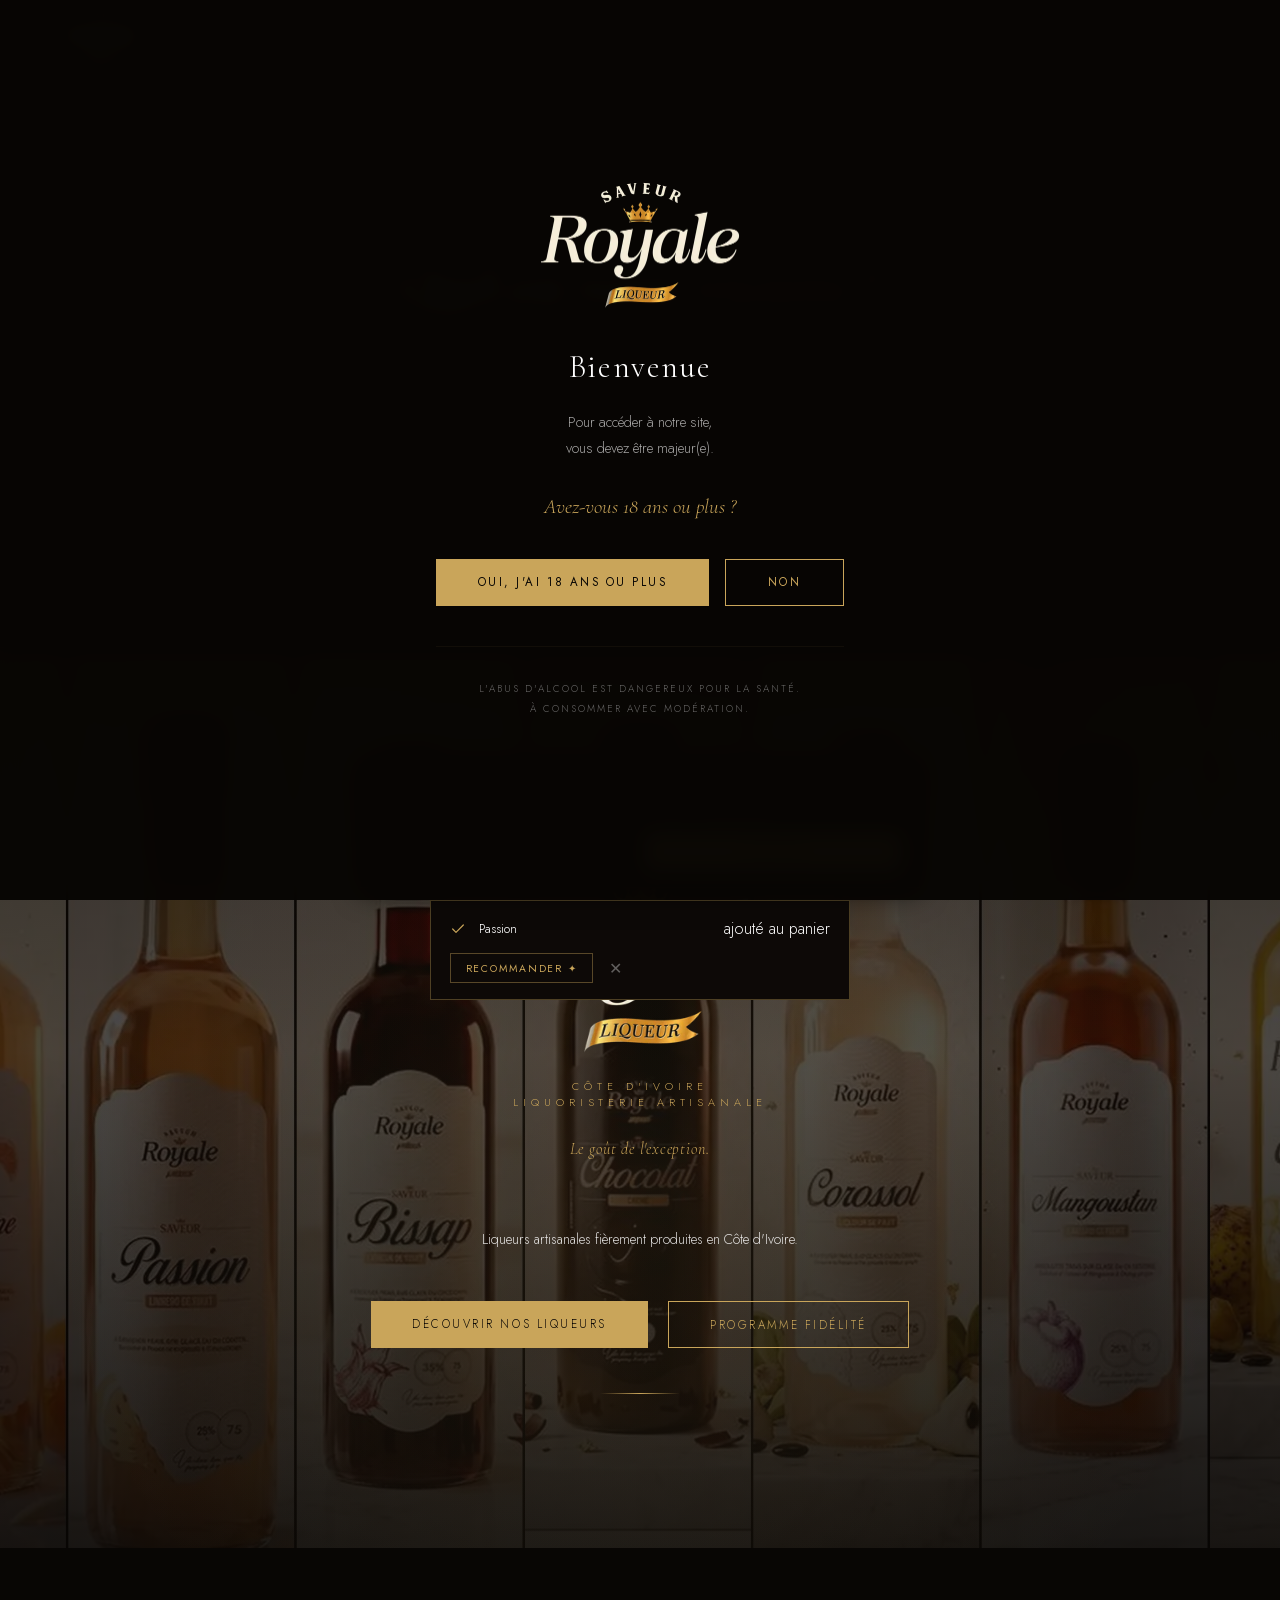
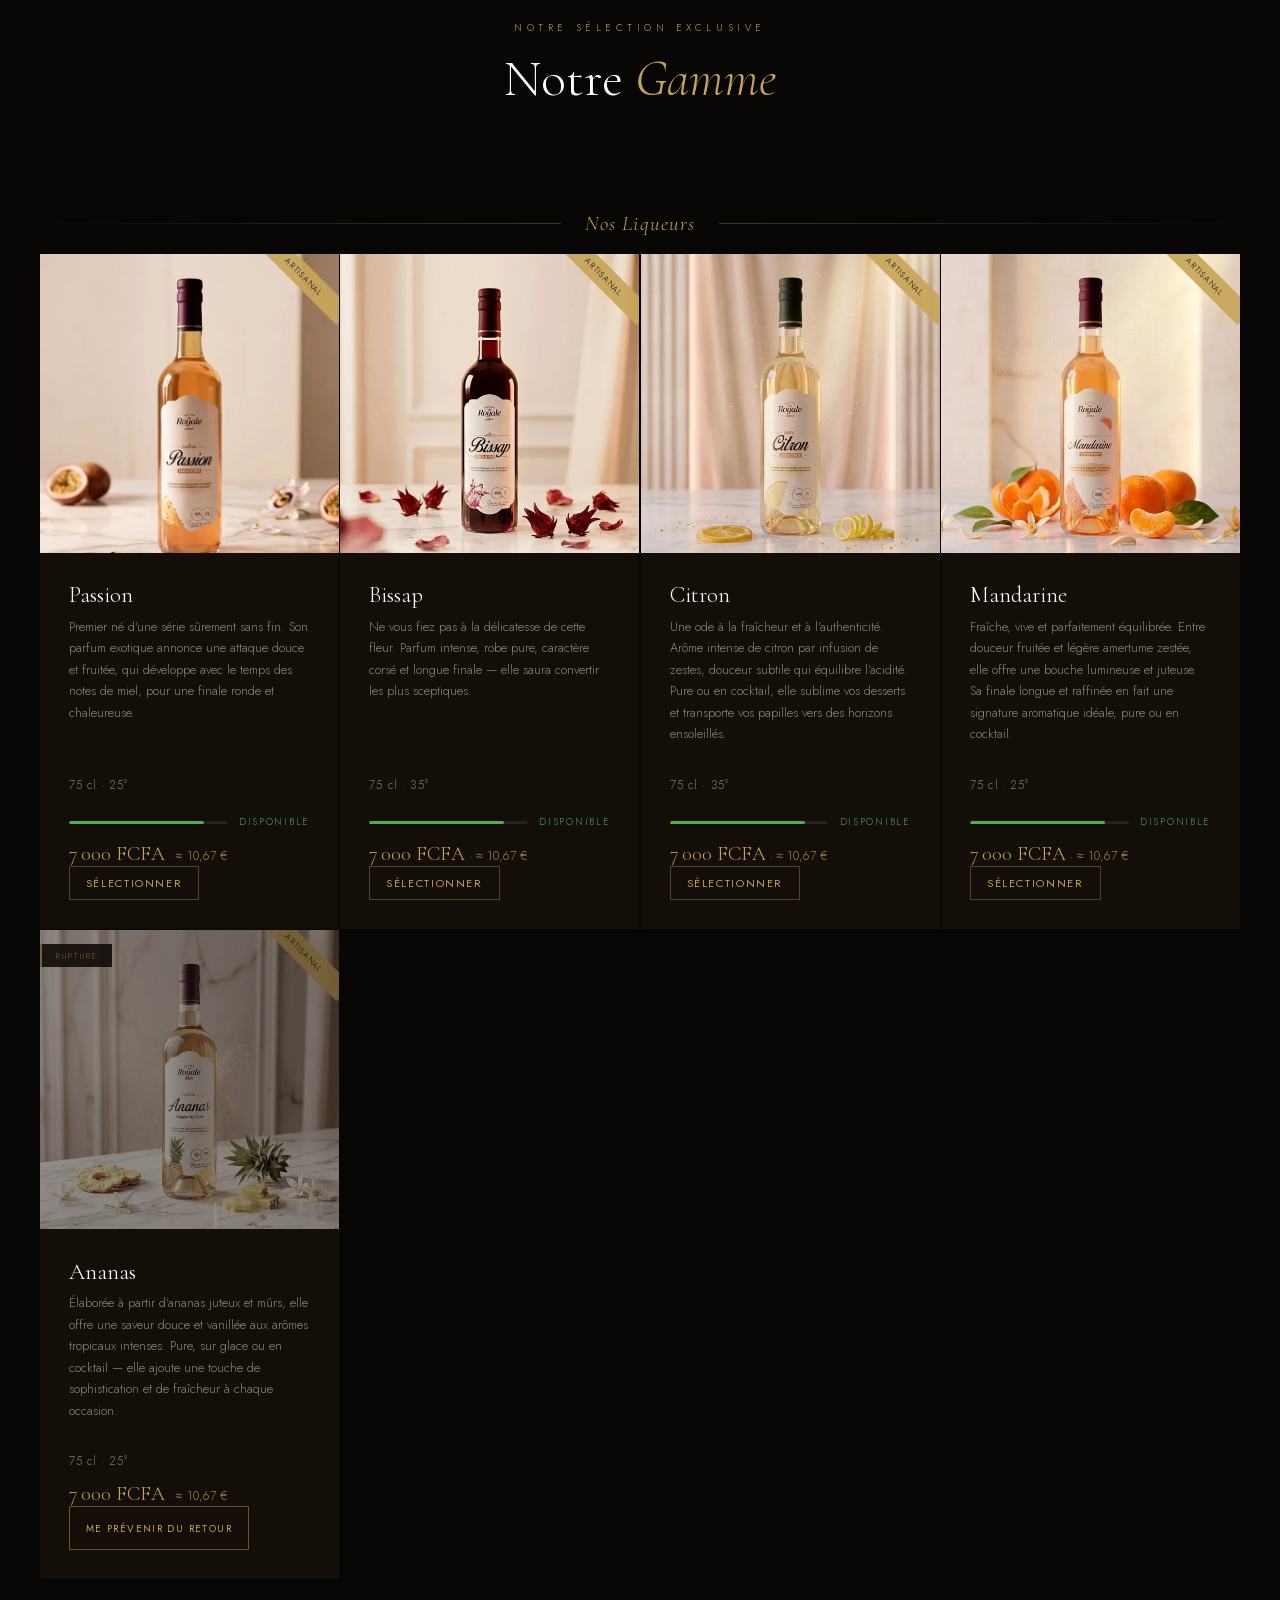
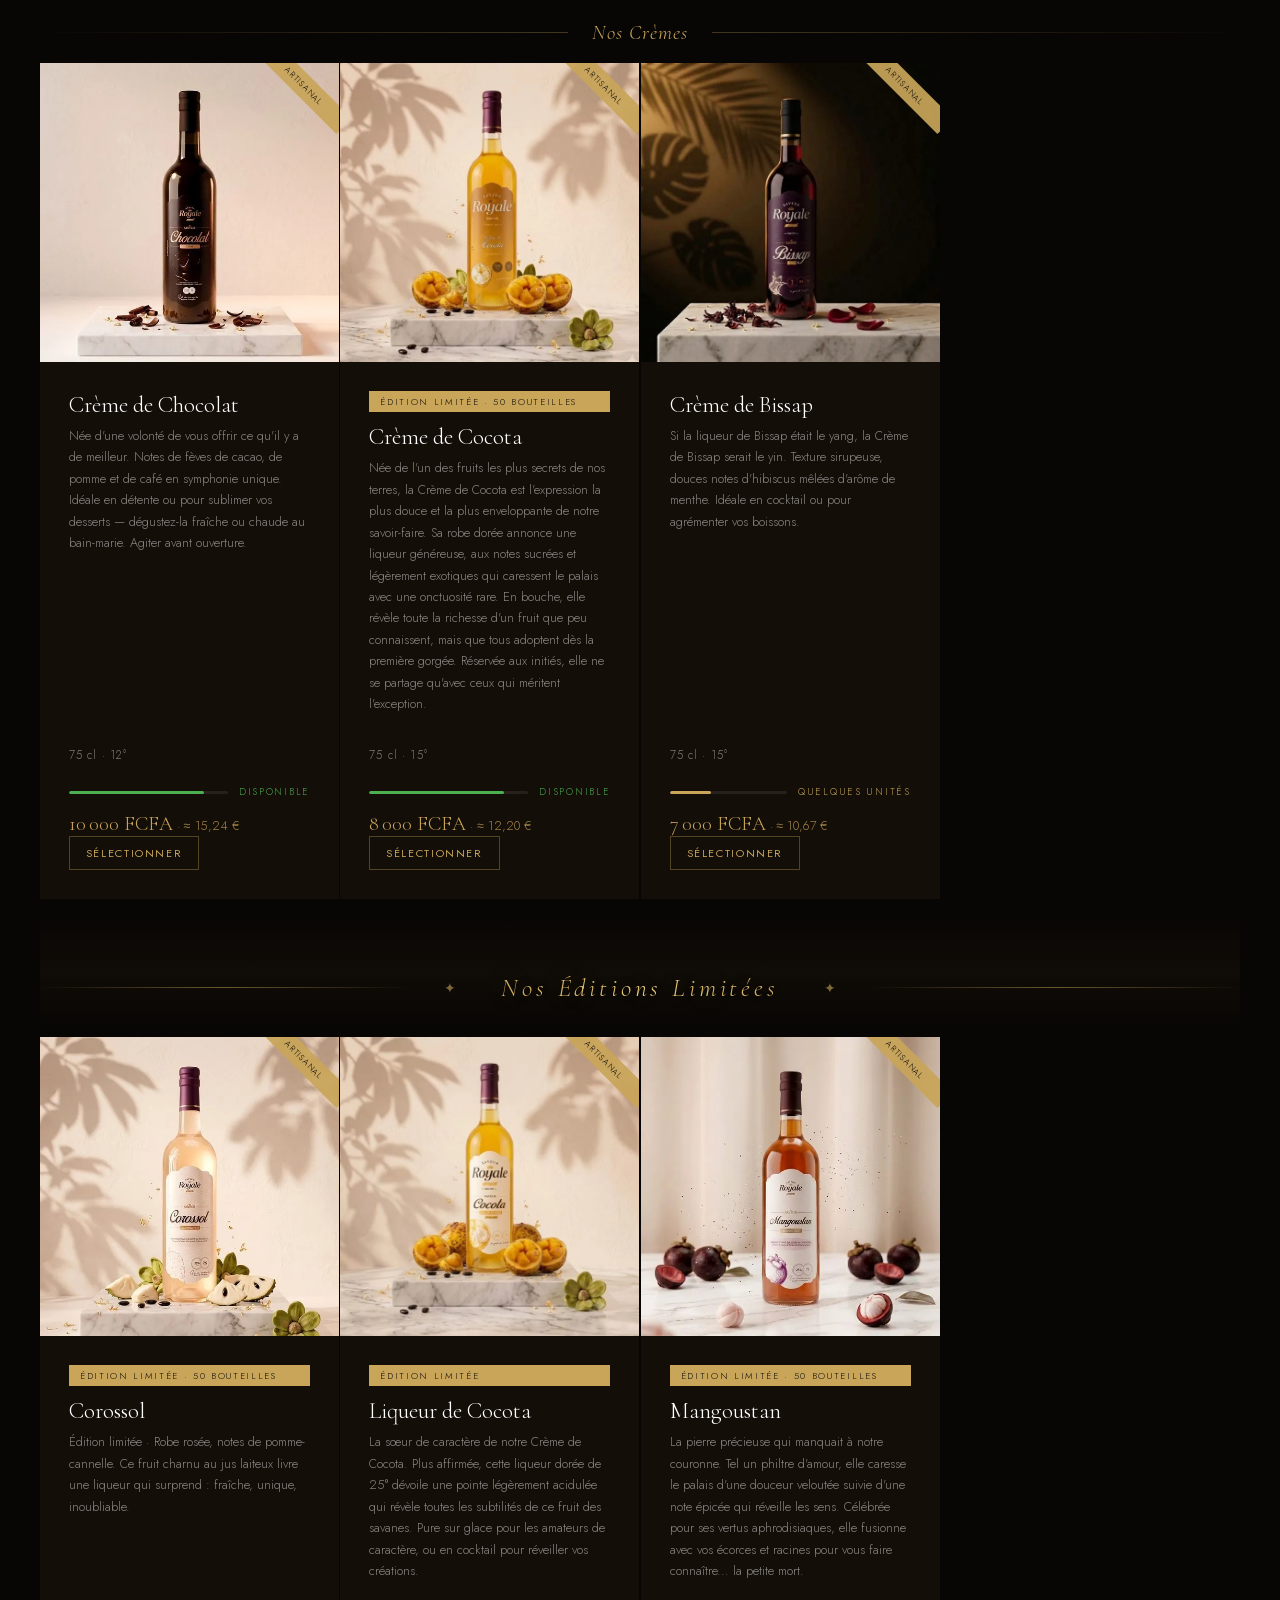
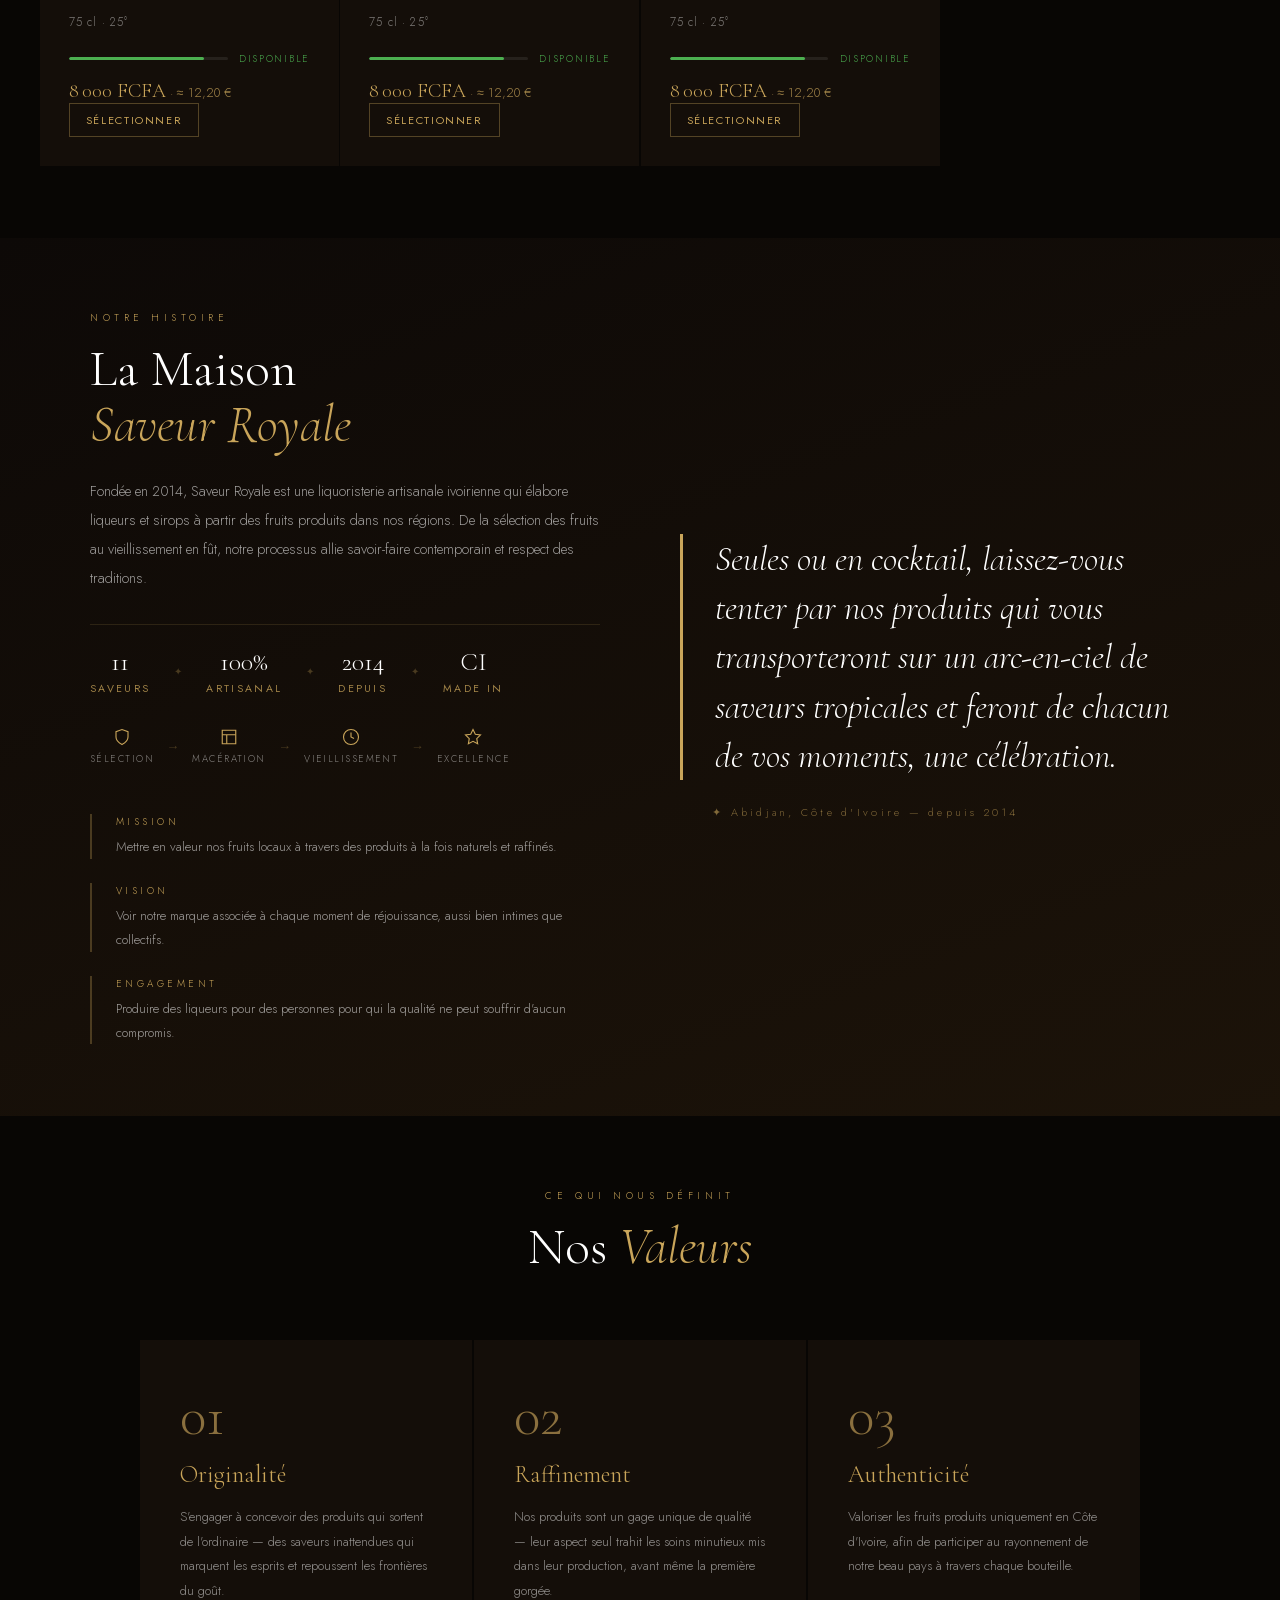
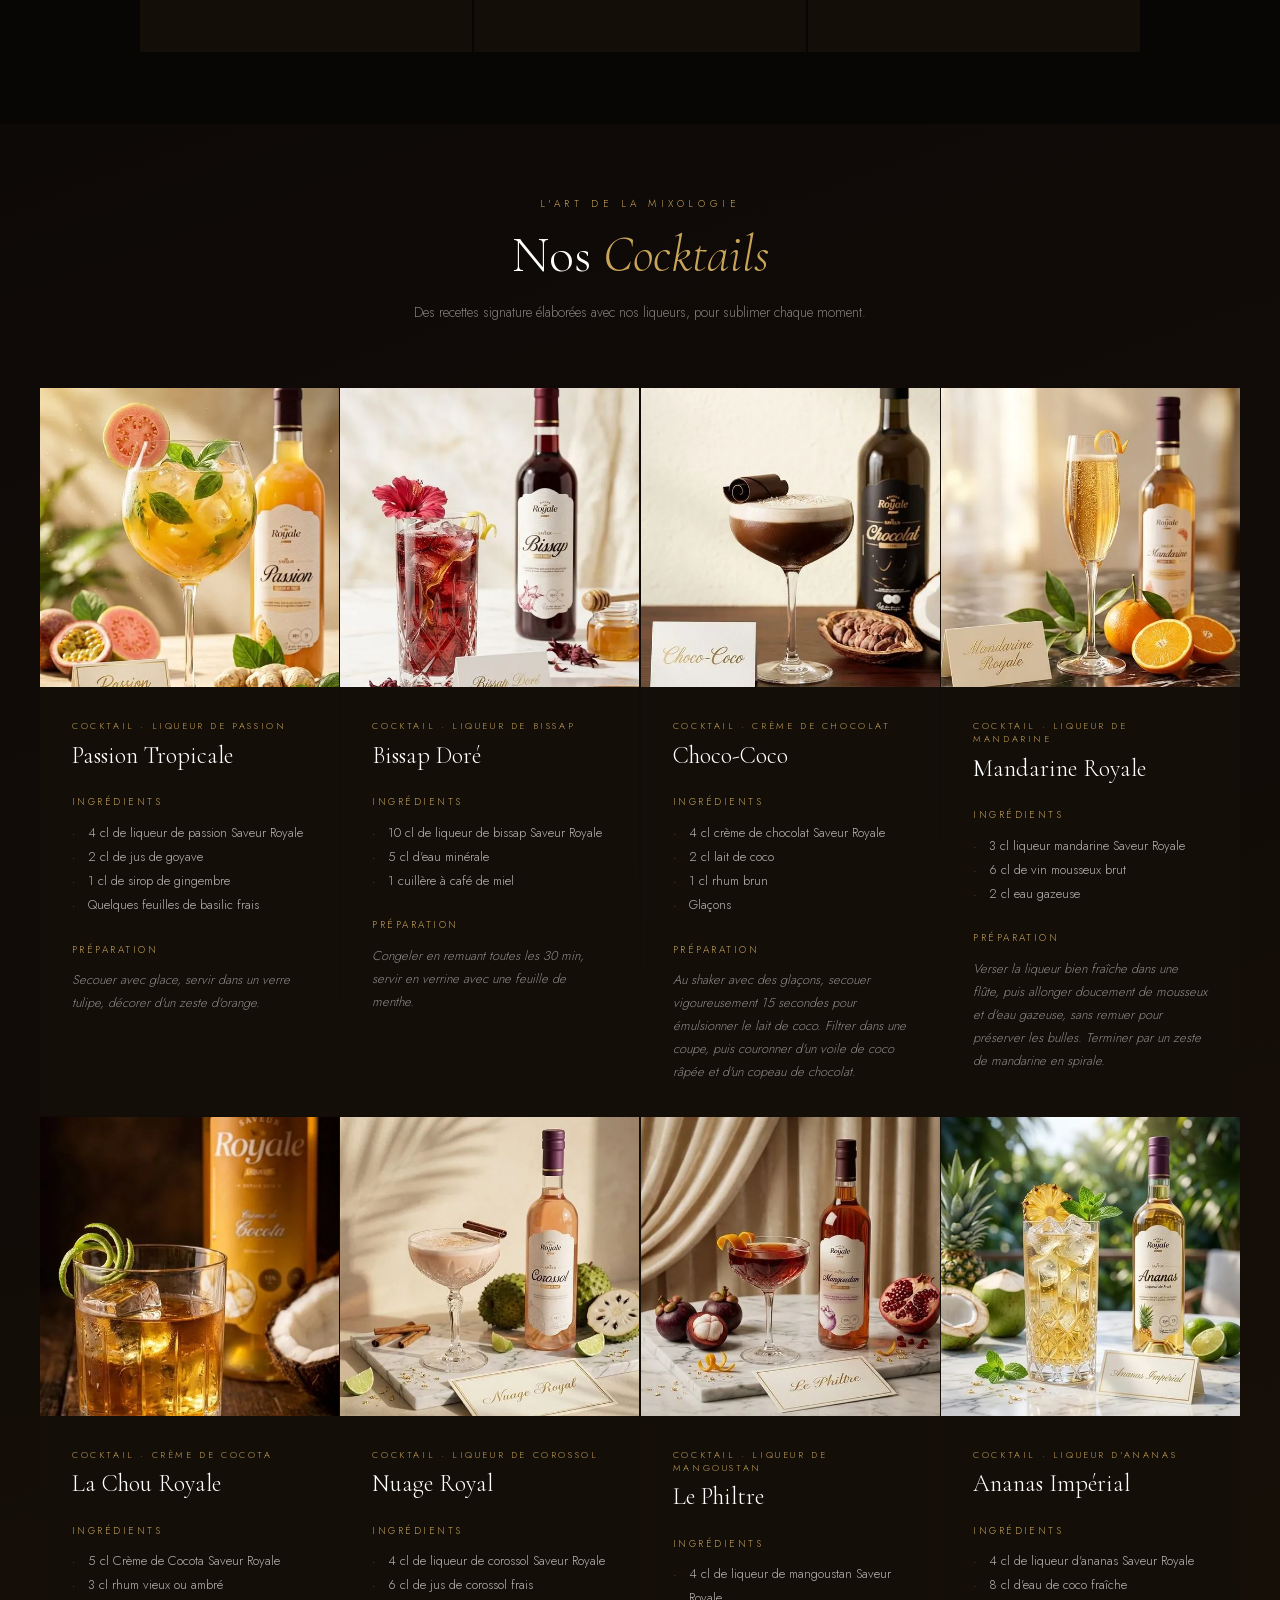
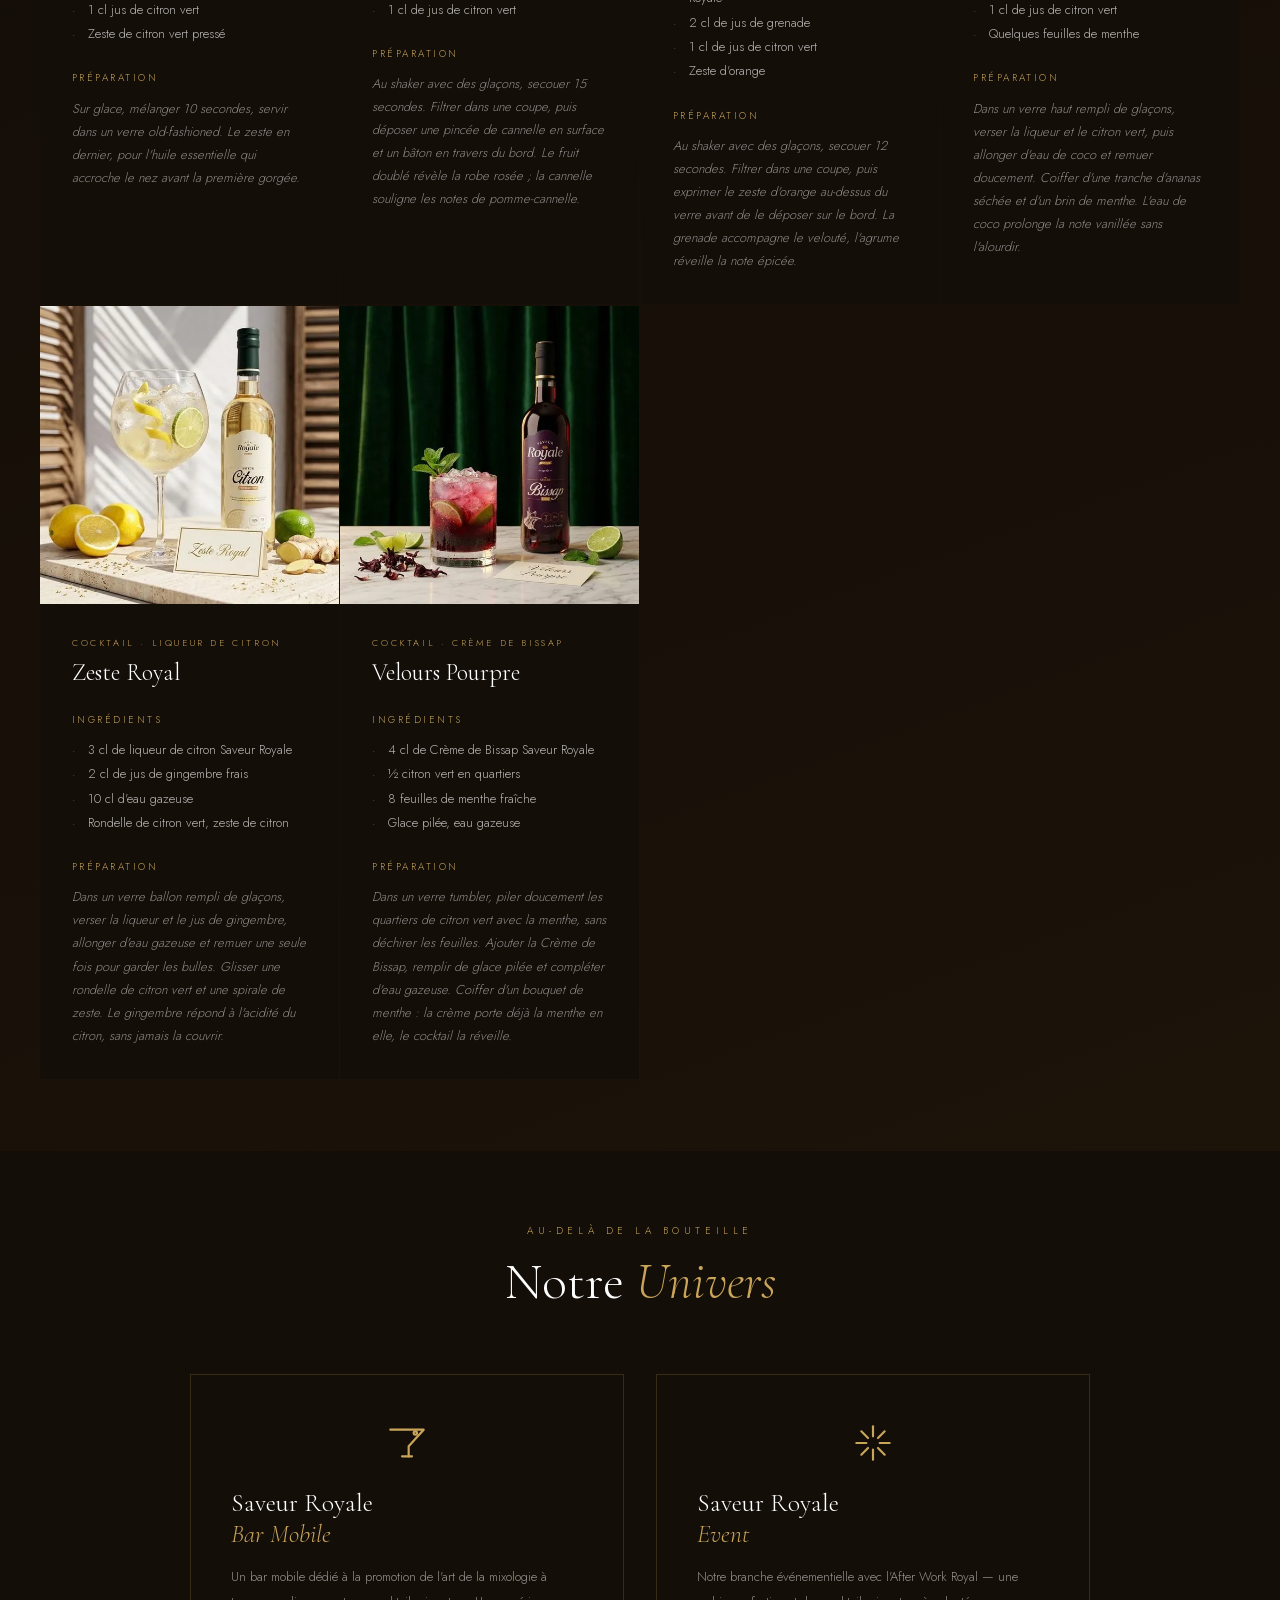
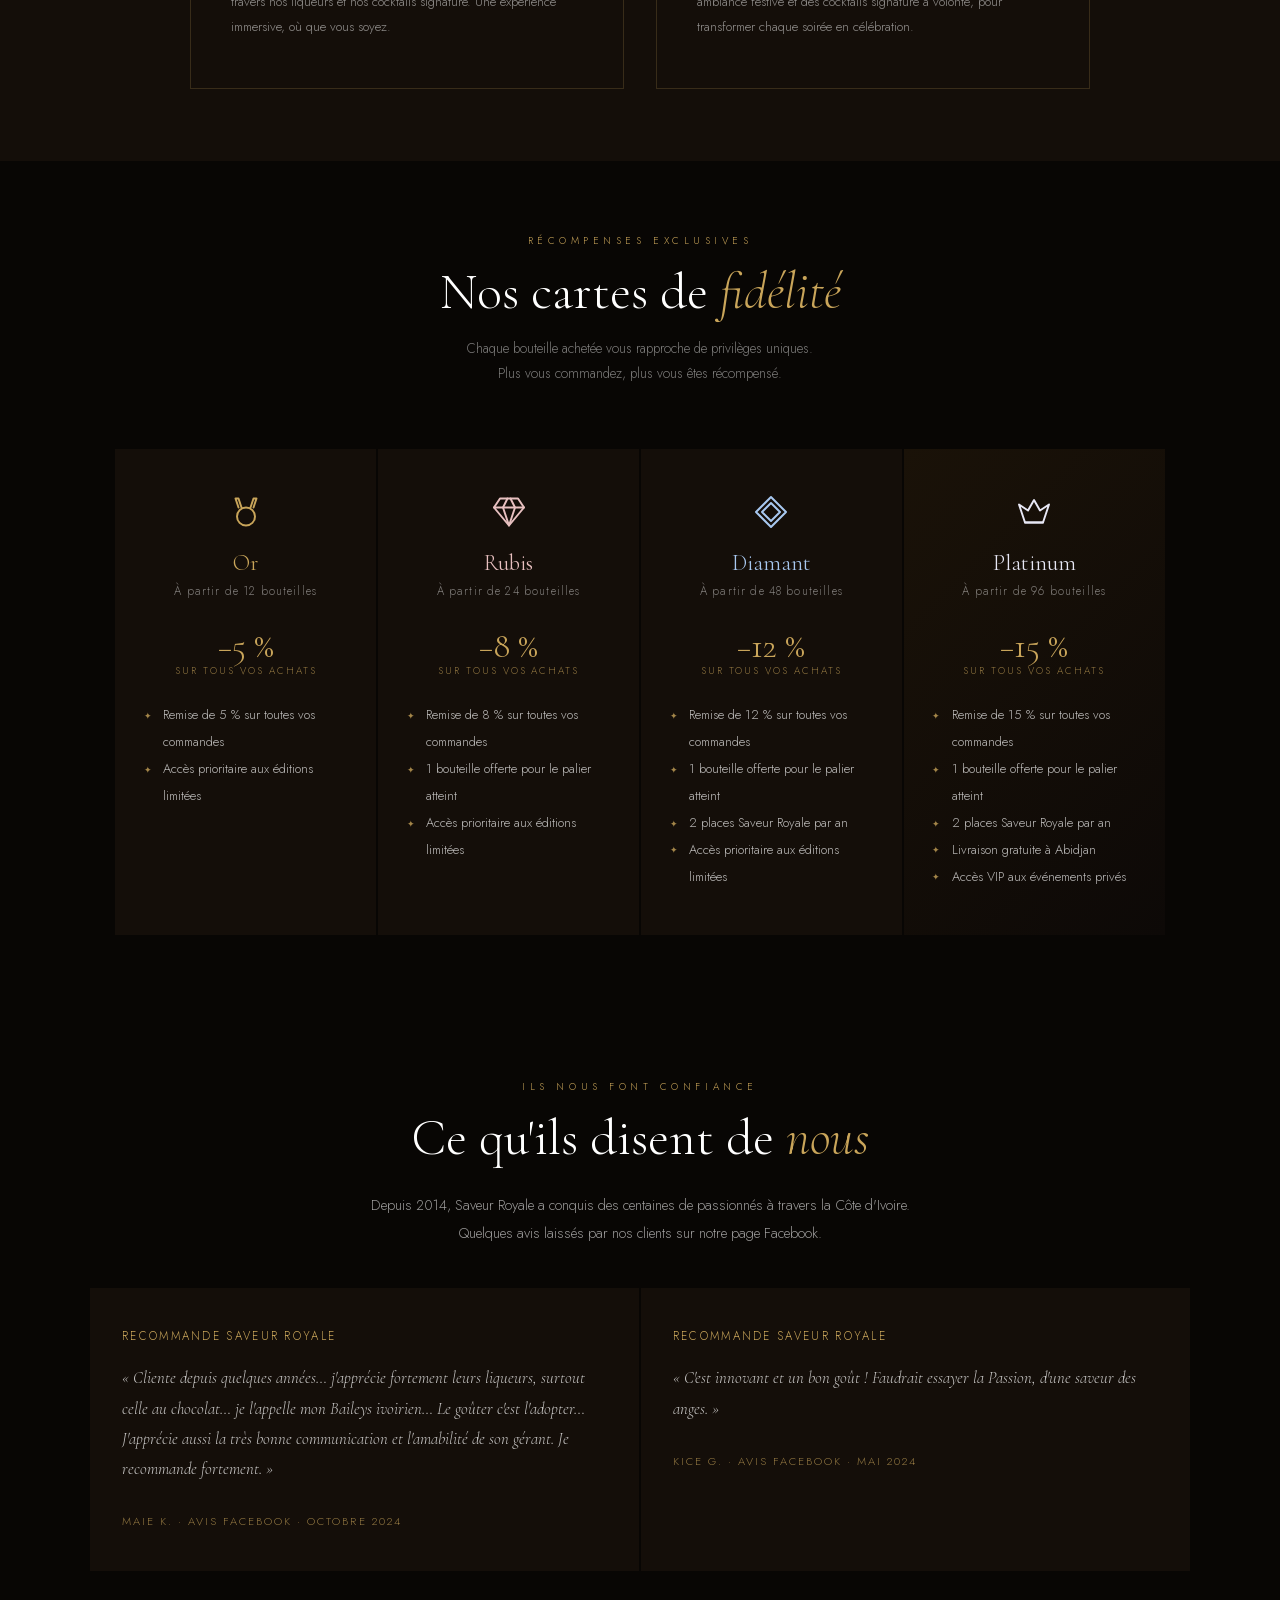
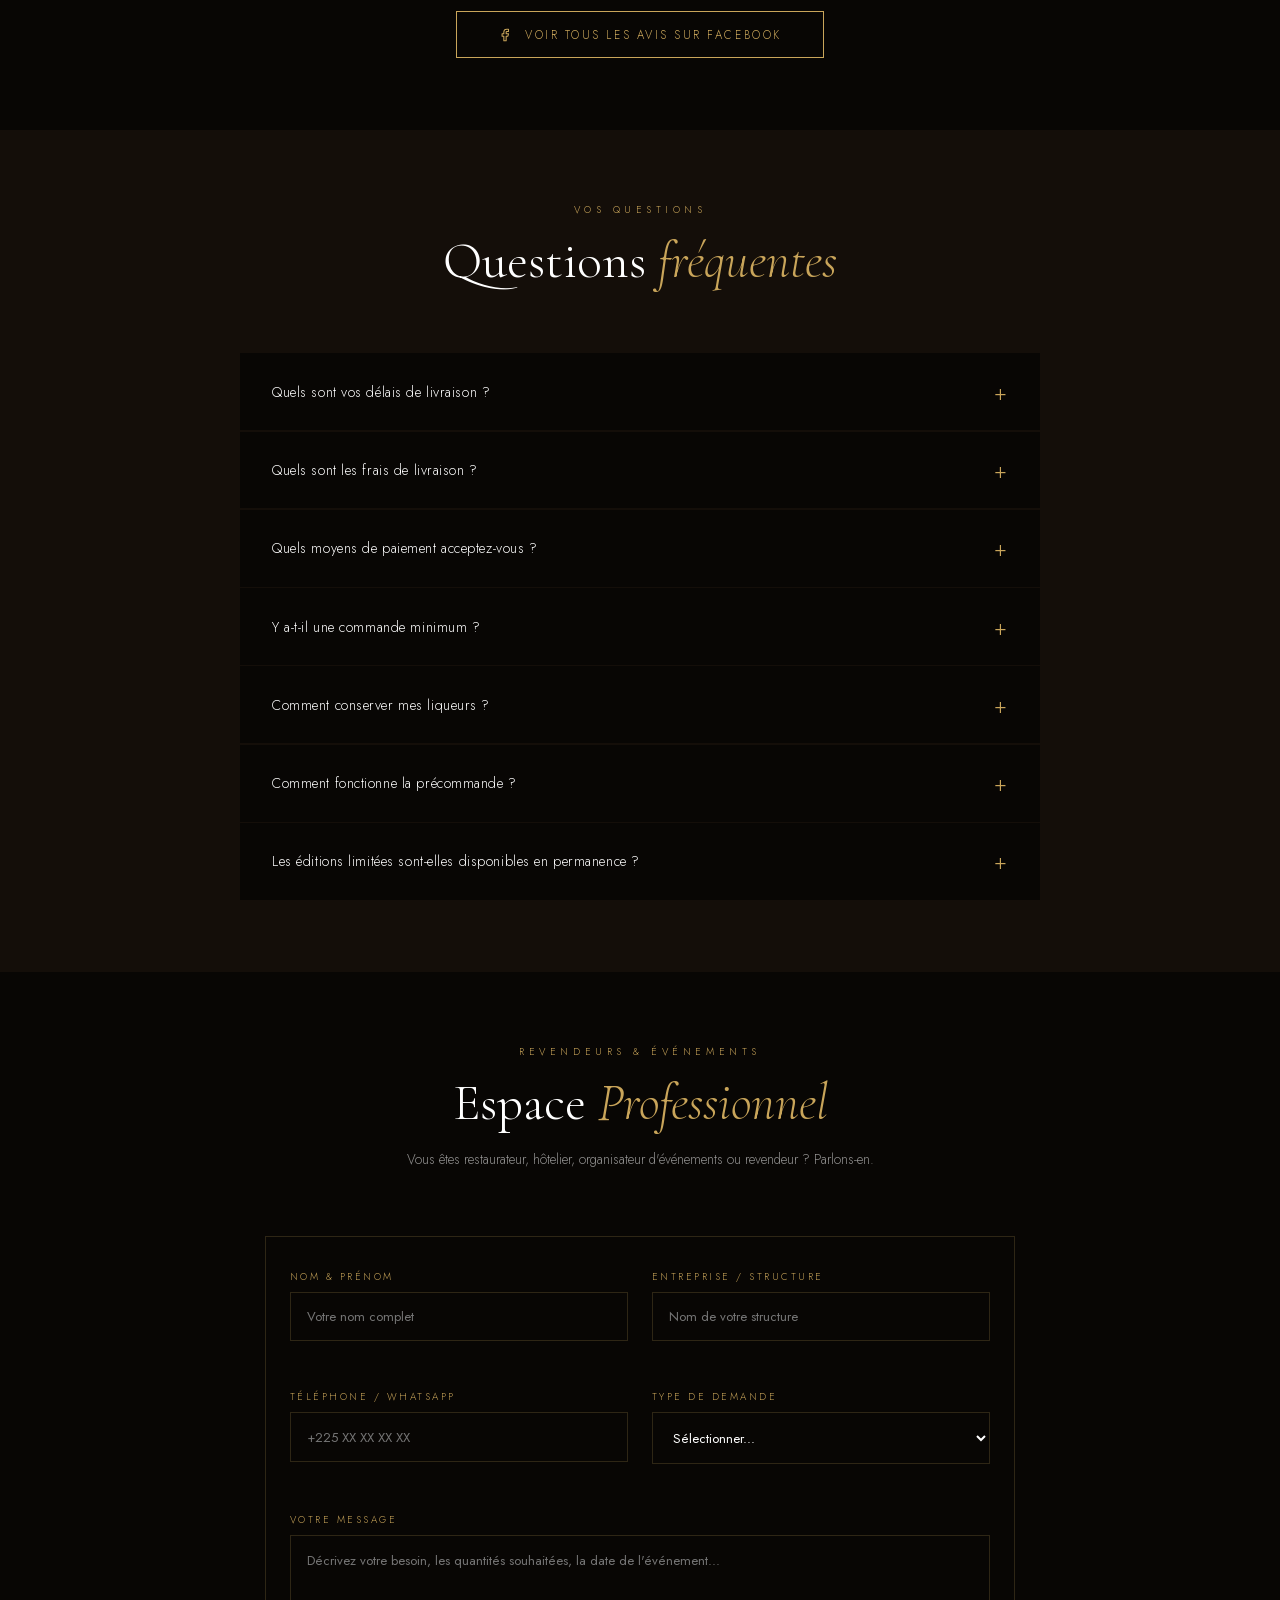
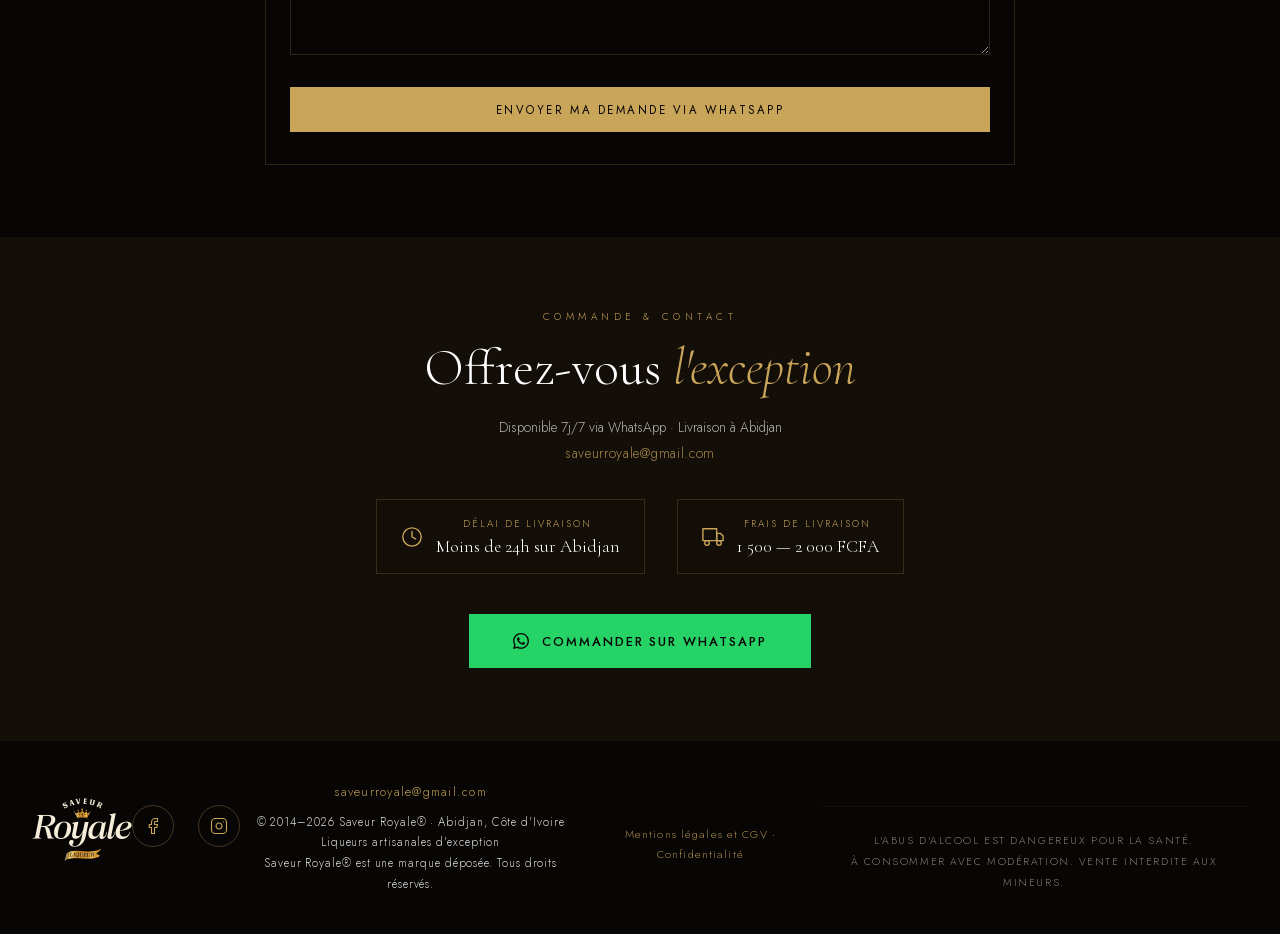
<file: index.html>
<!DOCTYPE html>
<html lang="fr">
<head>
<meta charset="UTF-8"><meta name="viewport" content="width=device-width, initial-scale=1.0, maximum-scale=5.0">
<meta name="theme-color" content="#080604">
<meta name="apple-mobile-web-app-capable" content="yes">
<meta name="apple-mobile-web-app-status-bar-style" content="black-translucent">
<meta name="description" content="Liqueurs et crèmes artisanales de Côte d'Ivoire : passion, bissap, chocolat, corossol… dès 7 000 FCFA. Commande sur WhatsApp, livraison en 24 h à Abidjan.">
<meta property="og:title" content="Saveur Royale - Liqueurs de fruits made in Côte d'Ivoire">
<meta property="og:description" content="Liqueurs et crèmes artisanales de Côte d'Ivoire, dès 7 000 FCFA. Commande sur WhatsApp, livraison en 24 h à Abidjan.">
<meta property="og:type" content="website">
<meta property="og:url" content="https://www.saveurroyale.com/">
<meta property="og:site_name" content="Saveur Royale®">
<meta property="og:locale" content="fr_FR">
<meta property="og:image" content="https://www.saveurroyale.com/og-image.jpg">
<meta property="og:image:width" content="1200">
<meta property="og:image:height" content="630">
<meta property="og:image:alt" content="Saveur Royale® — Le goût de l'exception">
<meta name="twitter:card" content="summary_large_image">
<meta name="twitter:image" content="https://www.saveurroyale.com/og-image.jpg">
<link rel="canonical" href="https://www.saveurroyale.com/">
<meta name="contact" content="saveurroyale@gmail.com">
<meta name="facebook-domain-verification" content="ev557xnp88nracaz0h1lrudot8z76z" />
<title>Saveur Royale - Liqueurs de fruits made in Côte d'Ivoire</title>
<link rel="icon" type="image/png" href="img/icone-1.png">
    <link rel="apple-touch-icon" href="img/icone-180.png">
<style>
/* Polices hébergées sur le site (plus rapide, aucune donnée envoyée à Google) */
/* latin-ext */
@font-face {
  font-family: 'Cormorant Garamond';
  font-style: italic;
  font-weight: 300;
  font-display: swap;
  src: url(fonts/CormorantGaramond-0365c557.woff2) format('woff2');
  unicode-range: U+0100-02BA, U+02BD-02C5, U+02C7-02CC, U+02CE-02D7, U+02DD-02FF, U+0304, U+0308, U+0329, U+1D00-1DBF, U+1E00-1E9F, U+1EF2-1EFF, U+2020, U+20A0-20AB, U+20AD-20C4, U+2113, U+2C60-2C7F, U+A720-A7FF;
}
/* latin */
@font-face {
  font-family: 'Cormorant Garamond';
  font-style: italic;
  font-weight: 300;
  font-display: swap;
  src: url(fonts/CormorantGaramond-fe99e303.woff2) format('woff2');
  unicode-range: U+0000-00FF, U+0131, U+0152-0153, U+02BB-02BC, U+02C6, U+02DA, U+02DC, U+0304, U+0308, U+0329, U+2000-206F, U+20AC, U+2122, U+2191, U+2193, U+2212, U+2215, U+FEFF, U+FFFD;
}
/* latin-ext */
@font-face {
  font-family: 'Cormorant Garamond';
  font-style: italic;
  font-weight: 400;
  font-display: swap;
  src: url(fonts/CormorantGaramond-0365c557.woff2) format('woff2');
  unicode-range: U+0100-02BA, U+02BD-02C5, U+02C7-02CC, U+02CE-02D7, U+02DD-02FF, U+0304, U+0308, U+0329, U+1D00-1DBF, U+1E00-1E9F, U+1EF2-1EFF, U+2020, U+20A0-20AB, U+20AD-20C4, U+2113, U+2C60-2C7F, U+A720-A7FF;
}
/* latin */
@font-face {
  font-family: 'Cormorant Garamond';
  font-style: italic;
  font-weight: 400;
  font-display: swap;
  src: url(fonts/CormorantGaramond-fe99e303.woff2) format('woff2');
  unicode-range: U+0000-00FF, U+0131, U+0152-0153, U+02BB-02BC, U+02C6, U+02DA, U+02DC, U+0304, U+0308, U+0329, U+2000-206F, U+20AC, U+2122, U+2191, U+2193, U+2212, U+2215, U+FEFF, U+FFFD;
}
/* latin-ext */
@font-face {
  font-family: 'Cormorant Garamond';
  font-style: normal;
  font-weight: 300;
  font-display: swap;
  src: url(fonts/CormorantGaramond-21114939.woff2) format('woff2');
  unicode-range: U+0100-02BA, U+02BD-02C5, U+02C7-02CC, U+02CE-02D7, U+02DD-02FF, U+0304, U+0308, U+0329, U+1D00-1DBF, U+1E00-1E9F, U+1EF2-1EFF, U+2020, U+20A0-20AB, U+20AD-20C4, U+2113, U+2C60-2C7F, U+A720-A7FF;
}
/* latin */
@font-face {
  font-family: 'Cormorant Garamond';
  font-style: normal;
  font-weight: 300;
  font-display: swap;
  src: url(fonts/CormorantGaramond-e99b45a2.woff2) format('woff2');
  unicode-range: U+0000-00FF, U+0131, U+0152-0153, U+02BB-02BC, U+02C6, U+02DA, U+02DC, U+0304, U+0308, U+0329, U+2000-206F, U+20AC, U+2122, U+2191, U+2193, U+2212, U+2215, U+FEFF, U+FFFD;
}
/* latin-ext */
@font-face {
  font-family: 'Cormorant Garamond';
  font-style: normal;
  font-weight: 400;
  font-display: swap;
  src: url(fonts/CormorantGaramond-21114939.woff2) format('woff2');
  unicode-range: U+0100-02BA, U+02BD-02C5, U+02C7-02CC, U+02CE-02D7, U+02DD-02FF, U+0304, U+0308, U+0329, U+1D00-1DBF, U+1E00-1E9F, U+1EF2-1EFF, U+2020, U+20A0-20AB, U+20AD-20C4, U+2113, U+2C60-2C7F, U+A720-A7FF;
}
/* latin */
@font-face {
  font-family: 'Cormorant Garamond';
  font-style: normal;
  font-weight: 400;
  font-display: swap;
  src: url(fonts/CormorantGaramond-e99b45a2.woff2) format('woff2');
  unicode-range: U+0000-00FF, U+0131, U+0152-0153, U+02BB-02BC, U+02C6, U+02DA, U+02DC, U+0304, U+0308, U+0329, U+2000-206F, U+20AC, U+2122, U+2191, U+2193, U+2212, U+2215, U+FEFF, U+FFFD;
}
/* latin-ext */
@font-face {
  font-family: 'Cormorant Garamond';
  font-style: normal;
  font-weight: 600;
  font-display: swap;
  src: url(fonts/CormorantGaramond-21114939.woff2) format('woff2');
  unicode-range: U+0100-02BA, U+02BD-02C5, U+02C7-02CC, U+02CE-02D7, U+02DD-02FF, U+0304, U+0308, U+0329, U+1D00-1DBF, U+1E00-1E9F, U+1EF2-1EFF, U+2020, U+20A0-20AB, U+20AD-20C4, U+2113, U+2C60-2C7F, U+A720-A7FF;
}
/* latin */
@font-face {
  font-family: 'Cormorant Garamond';
  font-style: normal;
  font-weight: 600;
  font-display: swap;
  src: url(fonts/CormorantGaramond-e99b45a2.woff2) format('woff2');
  unicode-range: U+0000-00FF, U+0131, U+0152-0153, U+02BB-02BC, U+02C6, U+02DA, U+02DC, U+0304, U+0308, U+0329, U+2000-206F, U+20AC, U+2122, U+2191, U+2193, U+2212, U+2215, U+FEFF, U+FFFD;
}
/* latin-ext */
@font-face {
  font-family: 'Jost';
  font-style: normal;
  font-weight: 300;
  font-display: swap;
  src: url(fonts/Jost-920dcbe8.woff2) format('woff2');
  unicode-range: U+0100-02BA, U+02BD-02C5, U+02C7-02CC, U+02CE-02D7, U+02DD-02FF, U+0304, U+0308, U+0329, U+1D00-1DBF, U+1E00-1E9F, U+1EF2-1EFF, U+2020, U+20A0-20AB, U+20AD-20C4, U+2113, U+2C60-2C7F, U+A720-A7FF;
}
/* latin */
@font-face {
  font-family: 'Jost';
  font-style: normal;
  font-weight: 300;
  font-display: swap;
  src: url(fonts/Jost-0428ef9c.woff2) format('woff2');
  unicode-range: U+0000-00FF, U+0131, U+0152-0153, U+02BB-02BC, U+02C6, U+02DA, U+02DC, U+0304, U+0308, U+0329, U+2000-206F, U+20AC, U+2122, U+2191, U+2193, U+2212, U+2215, U+FEFF, U+FFFD;
}
/* latin-ext */
@font-face {
  font-family: 'Jost';
  font-style: normal;
  font-weight: 400;
  font-display: swap;
  src: url(fonts/Jost-920dcbe8.woff2) format('woff2');
  unicode-range: U+0100-02BA, U+02BD-02C5, U+02C7-02CC, U+02CE-02D7, U+02DD-02FF, U+0304, U+0308, U+0329, U+1D00-1DBF, U+1E00-1E9F, U+1EF2-1EFF, U+2020, U+20A0-20AB, U+20AD-20C4, U+2113, U+2C60-2C7F, U+A720-A7FF;
}
/* latin */
@font-face {
  font-family: 'Jost';
  font-style: normal;
  font-weight: 400;
  font-display: swap;
  src: url(fonts/Jost-0428ef9c.woff2) format('woff2');
  unicode-range: U+0000-00FF, U+0131, U+0152-0153, U+02BB-02BC, U+02C6, U+02DA, U+02DC, U+0304, U+0308, U+0329, U+2000-206F, U+20AC, U+2122, U+2191, U+2193, U+2212, U+2215, U+FEFF, U+FFFD;
}
/* latin-ext */
@font-face {
  font-family: 'Jost';
  font-style: normal;
  font-weight: 500;
  font-display: swap;
  src: url(fonts/Jost-920dcbe8.woff2) format('woff2');
  unicode-range: U+0100-02BA, U+02BD-02C5, U+02C7-02CC, U+02CE-02D7, U+02DD-02FF, U+0304, U+0308, U+0329, U+1D00-1DBF, U+1E00-1E9F, U+1EF2-1EFF, U+2020, U+20A0-20AB, U+20AD-20C4, U+2113, U+2C60-2C7F, U+A720-A7FF;
}
/* latin */
@font-face {
  font-family: 'Jost';
  font-style: normal;
  font-weight: 500;
  font-display: swap;
  src: url(fonts/Jost-0428ef9c.woff2) format('woff2');
  unicode-range: U+0000-00FF, U+0131, U+0152-0153, U+02BB-02BC, U+02C6, U+02DA, U+02DC, U+0304, U+0308, U+0329, U+2000-206F, U+20AC, U+2122, U+2191, U+2193, U+2212, U+2215, U+FEFF, U+FFFD;
}

:root{--noir:#080604;--espresso:#140E09;--or:#C9A55A;--or-clair:#E8C97A;--creme:#FFFFFF;--texte:#FFFFFF;}
*{margin:0;padding:0;box-sizing:border-box;}html{scroll-behavior:smooth;}
body{background:var(--espresso);color:var(--texte);font-family:'Jost',sans-serif;font-weight:300;}
nav{position:fixed;top:0;left:0;right:0;z-index:100;display:flex;justify-content:space-between;align-items:center;padding:0.8rem 4rem;background:rgba(8,6,4,0.95);backdrop-filter:blur(12px);border-bottom:1px solid rgba(201,165,90,0.2);}
.nav-logo img{height:48px;width:auto;display:block;max-width:140px;object-fit:contain;}
.nav-links{display:flex;gap:2.5rem;list-style:none;}
.nav-links a{color:var(--texte);text-decoration:none;font-size:0.72rem;letter-spacing:0.2em;text-transform:uppercase;transition:color 0.3s;}
.nav-links a:hover{color:var(--or);}
.cart-btn{background:none;border:1px solid var(--or);color:var(--or);padding:0.5rem 1.3rem;font-family:'Jost',sans-serif;font-size:0.72rem;letter-spacing:0.15em;text-transform:uppercase;cursor:pointer;transition:all 0.3s;}
.cart-btn:hover{background:var(--or);color:var(--noir);}
.hero{min-height:100vh;display:flex;flex-direction:column;justify-content:center;align-items:center;text-align:center;padding:8rem 2rem 5rem;position:relative;overflow:hidden;}
.hero::before{content:'';position:absolute;inset:0;background:radial-gradient(ellipse at 50% 65%, rgba(201,165,90,0.09) 0%, transparent 65%);pointer-events:none;}
.hero-logo{width:min(320px,72vw);margin-bottom:1.5rem;animation:fadeUp 1s ease both;}
.hero-eyebrow{font-size:0.68rem;letter-spacing:0.45em;text-transform:uppercase;color:var(--or);margin-bottom:1.5rem;animation:fadeUp 1s 0.15s ease both;}
.hero-sub em{font-style:italic;color:var(--or);font-family:'Cormorant Garamond',serif;font-size:1.15em;letter-spacing:0.05em;display:block;margin-bottom:0.5rem;} .hero-sub{max-width:440px;font-size:0.88rem;line-height:1.9;opacity:0.65;animation:fadeUp 1s 0.35s ease both;}
.hero-cta{margin-top:3rem;display:flex;gap:1.2rem;flex-wrap:wrap;justify-content:center;animation:fadeUp 1s 0.55s ease both;}
.btn-primary{background:var(--or);color:var(--noir);padding:0.9rem 2.6rem;border:none;cursor:pointer;font-family:'Jost',sans-serif;font-size:0.72rem;letter-spacing:0.22em;text-transform:uppercase;text-decoration:none;display:inline-block;transition:all 0.3s;}
.btn-primary:hover{background:var(--or-clair);transform:translateY(-2px);}
.btn-outline{background:none;color:var(--or);padding:0.9rem 2.6rem;border:1px solid var(--or);cursor:pointer;font-family:'Jost',sans-serif;font-size:0.72rem;letter-spacing:0.22em;text-transform:uppercase;text-decoration:none;display:inline-block;transition:all 0.3s;}
.btn-outline:hover{background:rgba(201,165,90,0.1);}
.ornament{width:80px;height:1px;background:linear-gradient(90deg,transparent,var(--or),transparent);margin:2.8rem auto 0;animation:fadeUp 1s 0.75s ease both;}
section{padding:6rem 4rem;}
.section-label{font-size:0.63rem;letter-spacing:0.45em;text-transform:uppercase;color:var(--or);margin-bottom:1rem;display:block;}
.section-title{font-family:'Cormorant Garamond',serif;font-size:clamp(2rem,4vw,3.5rem);font-weight:300;color:var(--creme);line-height:1.1;}
.section-title em{font-style:italic;color:var(--or);}
#produits{background:var(--noir);}
.products-header{text-align:center;margin-bottom:4rem;}

.products-grid{display:grid;grid-template-columns:repeat(auto-fill,minmax(280px,1fr));gap:1.5px;max-width:1200px;margin:0 auto;}
.product-category-header{grid-column:1/-1;padding:2.5rem 0 1rem;display:flex;align-items:center;gap:1.5rem;}
.product-category-header::before,.product-category-header::after{content:'';flex:1;height:1px;background:linear-gradient(90deg,rgba(201,165,90,0.3),transparent);}
.product-category-header::before{background:linear-gradient(90deg,transparent,rgba(201,165,90,0.3));}
.product-cat-label{font-family:'Cormorant Garamond',serif;font-size:1.3rem;font-style:italic;color:var(--or);white-space:nowrap;letter-spacing:0.05em;}

.product-card{background:var(--espresso);display:flex;flex-direction:column;position:relative;overflow:hidden;transition:transform 0.4s;cursor:pointer;}
.product-card::before{content:'';position:absolute;top:0;left:0;right:0;height:2px;background:linear-gradient(90deg,transparent,var(--or),transparent);transform:scaleX(0);transition:transform 0.4s;z-index:2;}
.product-card:hover{transform:translateY(-5px);}.product-card:hover::before{transform:scaleX(1);}
.product-img-wrap{width:100%;aspect-ratio:1/1;overflow:hidden;position:relative;}
.product-img-wrap::after{
  content:'Artisanal';
  position:absolute;top:12px;right:-22px;
  background:rgba(201,165,90,0.92);color:#0D0907;
  font-family:'Jost',sans-serif;font-size:0.52rem;
  letter-spacing:0.2em;text-transform:uppercase;
  padding:0.3rem 2rem;
  transform:rotate(45deg);
  transform-origin:center;
  white-space:nowrap;
}
.product-img-wrap img{width:100%;height:100%;object-fit:cover;transition:transform 0.6s;display:block;}
.product-card:hover .product-img-wrap img{transform:scale(1.04);}
.product-emoji{width:100%;aspect-ratio:1/1;display:flex;align-items:center;justify-content:center;font-size:4rem;background:#1a1208;}
.product-body{padding:1.8rem;display:flex;flex-direction:column;flex:1;}
.product-name{font-family:'Cormorant Garamond',serif;font-size:1.45rem;color:var(--creme);margin-bottom:0.4rem;}
.product-desc{font-size:0.79rem;opacity:0.55;line-height:1.7;margin-bottom:1.5rem;flex:1;}
.product-
.social-links{display:flex;justify-content:center;gap:1.5rem;margin-bottom:1.5rem;}
.social-btn{display:inline-flex;align-items:center;gap:0.6rem;color:var(--or);text-decoration:none;font-family:'Jost',sans-serif;font-size:0.68rem;letter-spacing:0.2em;text-transform:uppercase;border:1px solid rgba(201,165,90,0.3);padding:0.6rem 1.2rem;transition:all 0.3s;}
.social-btn:hover{border-color:var(--or);background:rgba(201,165,90,0.08);transform:translateY(-2px);}
.social-btn svg{flex-shrink:0;}
footer{display:flex;justify-content:space-between;align-items:center;}
.product-price{font-family:'Cormorant Garamond',serif;font-size:1.25rem;color:var(--or);}
.product-badge{display:inline-block;background:var(--or);color:var(--noir);font-size:0.58rem;letter-spacing:0.18em;text-transform:uppercase;padding:0.25rem 0.7rem;margin-bottom:0.7rem;}
.product-specs{font-size:0.72rem;opacity:0.45;letter-spacing:0.1em;margin-top:0.5rem;margin-bottom:0.8rem;}.add-to-cart{background:none;border:1px solid rgba(201,165,90,0.35);color:var(--or);padding:0.5rem 1rem;font-family:'Jost',sans-serif;font-size:0.68rem;letter-spacing:0.15em;text-transform:uppercase;cursor:pointer;transition:all 0.3s;}
.add-to-cart:hover{background:var(--or);color:var(--noir);}
.share-btn{display:inline-flex;align-items:center;justify-content:center;width:34px;height:34px;border:1px solid rgba(37,211,102,0.4);color:#25D366;text-decoration:none;transition:all 0.3s;flex-shrink:0;}
.share-btn:hover{background:#25D366;color:white;}
/* TÉMOIGNAGES */
.temoignages-grid{display:grid;grid-template-columns:repeat(auto-fit,minmax(260px,1fr));gap:1.5px;max-width:1100px;margin:0 auto;}
.temoignage-card{background:var(--espresso);padding:2.5rem 2rem;position:relative;transition:transform 0.35s;}
.temoignage-card:hover{transform:translateY(-4px);}
.temoignage-stars{color:var(--or);font-size:1rem;margin-bottom:1.2rem;letter-spacing:0.15em;}
.temoignage-text{font-family:'Cormorant Garamond',serif;font-size:1.05rem;font-style:italic;line-height:1.8;color:var(--creme);margin-bottom:1.5rem;opacity:0.9;}
.temoignage-author{font-size:0.7rem;letter-spacing:0.18em;text-transform:uppercase;color:var(--or);opacity:0.7;}

/* FAQ */
.faq-grid{max-width:800px;margin:0 auto;display:flex;flex-direction:column;gap:1.5px;}
.faq-item{background:var(--noir);overflow:hidden;}
.faq-q{display:flex;justify-content:space-between;align-items:center;padding:1.4rem 2rem;cursor:pointer;transition:background 0.3s;font-size:0.88rem;letter-spacing:0.04em;}
.faq-q:hover{background:rgba(201,165,90,0.06);}
.faq-icon{color:var(--or);font-size:1.4rem;font-weight:300;transition:transform 0.3s;flex-shrink:0;margin-left:1rem;}
.faq-icon.open{transform:rotate(45deg);}
.faq-a{max-height:0;overflow:hidden;transition:max-height 0.4s ease,padding 0.3s;font-size:0.82rem;line-height:1.9;opacity:0.6;padding:0 2rem;color:var(--texte);}
.faq-a.open{max-height:200px;padding:0 2rem 1.5rem;}

/* PRO FORM */
.pro-form-wrap{max-width:750px;margin:0 auto;}
.pro-form{border:1px solid rgba(201,165,90,0.2);padding:3rem;}
.pro-form-row{display:grid;grid-template-columns:1fr 1fr;gap:1.5rem;margin-bottom:1.5rem;}
.pro-field{display:flex;flex-direction:column;gap:0.5rem;margin-bottom:1.5rem;}
.pro-label{font-size:0.62rem;letter-spacing:0.25em;text-transform:uppercase;color:var(--or);}
.pro-input{background:transparent;border:1px solid rgba(201,165,90,0.2);color:var(--creme);padding:0.9rem 1rem;font-family:'Jost',sans-serif;font-size:0.82rem;outline:none;transition:border-color 0.3s;width:100%;}
.pro-input:focus{border-color:var(--or);}
.pro-input option{background:var(--espresso);color:var(--creme);}
.pro-textarea{min-height:120px;resize:vertical;}
.pro-form{padding:2rem 1.5rem;}}

#packs{background:linear-gradient(160deg,#0D0907 0%,#1C1309 100%);}
.packs-header{text-align:center;margin-bottom:4rem;}
.packs-header p{margin-top:1rem;opacity:0.55;font-size:0.85rem;max-width:480px;margin-left:auto;margin-right:auto;line-height:1.8;}
.packs-grid{display:grid;grid-template-columns:repeat(auto-fit,minmax(260px,1fr));gap:2rem;max-width:950px;margin:0 auto;}
.pack-card{border:1px solid rgba(201,165,90,0.22);padding:2.8rem 2rem;position:relative;text-align:center;transition:border-color 0.35s,transform 0.35s;}
.pack-card:hover{border-color:var(--or);transform:translateY(-4px);}
.pack-badge{position:absolute;top:-12px;left:50%;transform:translateX(-50%);background:var(--or);color:var(--noir);font-size:0.62rem;letter-spacing:0.18em;text-transform:uppercase;padding:0.3rem 1.1rem;white-space:nowrap;}
.pack-name{font-family:'Cormorant Garamond',serif;font-size:1.45rem;color:var(--creme);margin-bottom:0.8rem;}
.pack-items{font-size:0.8rem;opacity:0.55;margin-bottom:1.8rem;line-height:1.9;}
.pack-price{font-family:'Cormorant Garamond',serif;font-size:2.1rem;color:var(--or);}
.pack-economy{font-size:0.7rem;color:#85C985;margin-top:0.4rem;}
.pack-order-btn{margin-top:1.8rem;width:100%;background:none;border:1px solid rgba(201,165,90,0.35);color:var(--or);padding:0.7rem;font-family:'Jost',sans-serif;font-size:0.68rem;letter-spacing:0.15em;text-transform:uppercase;cursor:pointer;transition:all 0.3s;}
.pack-order-btn:hover{background:var(--or);color:var(--noir);}
#fidelite{background:var(--noir);}
.loyalty-header{text-align:center;margin-bottom:4rem;}
.loyalty-header p{margin-top:1rem;opacity:0.55;font-size:0.85rem;max-width:500px;margin-left:auto;margin-right:auto;line-height:1.8;}
.tiers-grid{display:grid;grid-template-columns:repeat(auto-fit,minmax(220px,1fr));gap:1.5px;max-width:1050px;margin:0 auto;}
.tier-card{background:var(--espresso);padding:2.8rem 1.8rem;text-align:center;transition:transform 0.35s;}
.tier-card:hover{transform:translateY(-4px);}.tier-card.platinum{background:linear-gradient(135deg,#1A1208,#0D0907);}
.tier-icon{font-size:2.4rem;margin-bottom:1.2rem;display:block;}
.tier-name{font-family:'Cormorant Garamond',serif;font-size:1.45rem;margin-bottom:0.4rem;}
.or-color{color:#C9A55A;}.rubis-color{color:#E8C0C0;}.dia-color{color:#A8C8F0;}.plat-color{color:#E8E8F5;}
.tier-bottles{font-size:0.72rem;opacity:0.45;letter-spacing:0.1em;margin-bottom:1.8rem;display:block;}

.tier-discount{font-family:'Cormorant Garamond',serif;font-size:2.2rem;color:var(--or);margin-top:0.5rem;line-height:1;font-weight:300;}
.tier-discount-label{font-size:0.62rem;letter-spacing:0.2em;text-transform:uppercase;color:var(--or);opacity:0.7;margin-bottom:1.5rem;display:block;}
.tier-perks{list-style:none;font-size:0.8rem;line-height:2.1;opacity:0.8;text-align:left;}
.tier-perks li{padding-left:1.2rem;position:relative;}.tier-perks li::before{content:'✦';color:var(--or);font-size:0.55rem;position:absolute;left:0;top:0.3rem;}
#contact{background:var(--espresso);text-align:center;}
.contact-inner{max-width:600px;margin:0 auto;}
.contact-inner p{margin-top:1.2rem;opacity:0.8;font-size:0.85rem;line-height:1.9;}

.livraison-info{display:flex;gap:2rem;justify-content:center;flex-wrap:wrap;margin-top:2rem;}
.livraison-item{display:flex;align-items:center;gap:0.8rem;border:1px solid rgba(201,165,90,0.2);padding:1rem 1.5rem;transition:border-color 0.3s;}
.livraison-item:hover{border-color:var(--or);}
.livraison-icon{font-size:1.4rem;}
.livraison-label{display:block;font-size:0.62rem;letter-spacing:0.2em;text-transform:uppercase;color:var(--or);margin-bottom:0.3rem;}
.livraison-val{display:block;font-family:'Cormorant Garamond',serif;font-size:1.1rem;color:var(--creme);}
.whatsapp-btn{display:inline-flex;align-items:center;gap:0.8rem;background:#25D366;color:var(--noir);font-weight:500;padding:1.1rem 2.8rem;margin-top:2.5rem;font-family:'Jost',sans-serif;font-size:0.8rem;letter-spacing:0.15em;text-decoration:none;transition:all 0.3s;text-transform:uppercase;}
.whatsapp-btn:hover{background:#128C7E;transform:translateY(-2px);}

.social-links{display:flex;justify-content:center;gap:1.5rem;margin-bottom:1.5rem;}
.social-btn{display:inline-flex;align-items:center;gap:0.6rem;color:var(--or);text-decoration:none;font-family:'Jost',sans-serif;font-size:0.68rem;letter-spacing:0.2em;text-transform:uppercase;border:1px solid rgba(201,165,90,0.3);padding:0.6rem 1.2rem;transition:all 0.3s;}
.social-btn:hover{border-color:var(--or);background:rgba(201,165,90,0.08);transform:translateY(-2px);}
.social-btn svg{flex-shrink:0;}
footer{background:var(--noir);text-align:center;padding:2.5rem 2rem;border-top:1px solid rgba(201,165,90,0.08);}
.footer-logo{height:64px;width:auto;margin-bottom:1rem;}
.mention-legale{margin-top:1.5rem;padding-top:1.5rem;border-top:1px solid rgba(201,165,90,0.1);font-size:0.65rem !important;letter-spacing:0.15em;text-transform:uppercase;opacity:0.5 !important;line-height:2 !important;}
footer p{font-size:0.72rem;opacity:0.85;letter-spacing:0.08em;line-height:1.8;}
.cart-overlay{position:fixed;inset:0;background:rgba(0,0,0,0.75);z-index:200;opacity:0;pointer-events:none;transition:opacity 0.3s;}
.cart-overlay.open{opacity:1;pointer-events:all;}
.cart-panel{position:fixed;top:0;right:0;bottom:0;width:390px;background:#0D0907;z-index:201;transform:translateX(100%);transition:transform 0.4s cubic-bezier(.4,0,.2,1);display:flex;flex-direction:column;border-left:1px solid rgba(201,165,90,0.2);}
.cart-panel.open{transform:translateX(0);}
.cart-header{padding:2rem;border-bottom:1px solid rgba(201,165,90,0.12);display:flex;justify-content:space-between;align-items:center;}
.cart-title{font-family:'Cormorant Garamond',serif;font-size:1.45rem;color:var(--creme);}
.close-btn{background:none;border:none;color:var(--texte);font-size:1.3rem;cursor:pointer;transition:color 0.3s;}
.close-btn:hover{color:var(--or);}
.cart-items-wrap{flex:1;overflow-y:auto;padding:1.5rem;}
.cart-empty{text-align:center;padding:3rem 1rem;opacity:0.45;font-size:0.82rem;line-height:2.2;}
.cart-item{display:flex;align-items:center;padding:1rem 0;border-bottom:1px solid rgba(255,255,255,0.05);gap:1rem;}
.cart-item-img{width:50px;height:50px;object-fit:cover;flex-shrink:0;}
.cart-item-info{flex:1;min-width:0;}
.cart-item-name{font-family:'Cormorant Garamond',serif;font-size:1rem;color:var(--creme);}
.cart-item-price{font-size:0.78rem;color:var(--or);margin-top:0.2rem;}
.qty-controls{display:flex;align-items:center;gap:0.8rem;flex-shrink:0;}
.qty-btn{background:none;border:1px solid rgba(201,165,90,0.3);color:var(--or);width:28px;height:28px;cursor:pointer;font-size:1rem;transition:all 0.2s;display:flex;align-items:center;justify-content:center;}
.qty-btn:hover{background:var(--or);color:var(--noir);}
.qty-val{font-size:0.9rem;min-width:20px;text-align:center;}
.cart-footer-bar{padding:1.5rem;border-top:1px solid rgba(201,165,90,0.12);}
.cart-total{display:flex;justify-content:space-between;font-family:'Cormorant Garamond',serif;font-size:1.35rem;color:var(--creme);margin-bottom:1.5rem;}
.cart-total span:last-child{color:var(--or);}
.order-btn{width:100%;background:#25D366;color:white;border:none;padding:1.1rem;cursor:pointer;font-family:'Jost',sans-serif;font-size:0.78rem;letter-spacing:0.18em;text-transform:uppercase;display:flex;align-items:center;justify-content:center;gap:0.6rem;transition:background 0.3s;}
.order-btn:hover{background:#128C7E;}.order-btn:disabled{opacity:0.4;cursor:not-allowed;}
@keyframes fadeUp{from{opacity:0;transform:translateY(22px);}to{opacity:1;transform:translateY(0);}}

/* À PROPOS */
#maison{background:linear-gradient(160deg,#0D0907 0%,#1C1309 100%);}
.maison-grid{display:grid;grid-template-columns:1fr 1fr;gap:5rem;max-width:1100px;margin:0 auto;align-items:center;}
.maison-text .section-label{text-align:left;}
.maison-intro{font-size:0.9rem;line-height:2;opacity:0.7;margin-top:1.5rem;}
.maison-pillars{display:grid;grid-template-columns:1fr;gap:1.5rem;margin-top:3rem;}
.pillar{border-left:2px solid rgba(201,165,90,0.3);padding-left:1.5rem;transition:border-color 0.3s;}
.pillar:hover{border-color:var(--or);}
.pillar-label{font-size:0.62rem;letter-spacing:0.35em;text-transform:uppercase;color:var(--or);margin-bottom:0.4rem;display:block;}
.pillar-text{font-size:0.82rem;line-height:1.8;opacity:0.65;}
.maison-quote{font-family:'Cormorant Garamond',serif;font-size:clamp(1.4rem,3vw,2.2rem);font-weight:300;font-style:italic;color:var(--creme);line-height:1.4;border-left:3px solid var(--or);padding-left:2rem;}
.maison-year{font-size:0.68rem;letter-spacing:0.3em;color:var(--or);opacity:0.6;margin-top:1.5rem;padding-left:2rem;display:block;}

/* VALEURS */
#valeurs{background:var(--noir);}
.valeurs-header{text-align:center;margin-bottom:4rem;}
.valeurs-grid{display:grid;grid-template-columns:repeat(auto-fit,minmax(280px,1fr));gap:1.5px;max-width:1000px;margin:0 auto;}
.valeur-card{background:var(--espresso);padding:3rem 2.5rem;position:relative;overflow:hidden;transition:transform 0.4s;}
.valeur-card:hover{transform:translateY(-5px);}
.valeur-card::after{content:'';position:absolute;bottom:0;left:0;right:0;height:2px;background:linear-gradient(90deg,transparent,var(--or),transparent);transform:scaleX(0);transition:transform 0.4s;}
.valeur-card:hover::after{transform:scaleX(1);}
.valeur-num{font-family:'Cormorant Garamond',serif;font-size:3.5rem;color:rgba(201,165,90,0.65);font-weight:300;line-height:1;margin-bottom:1rem;}
.valeur-name{font-family:'Cormorant Garamond',serif;font-size:1.5rem;color:var(--or);margin-bottom:1rem;}
.valeur-desc{font-size:0.82rem;line-height:1.9;opacity:0.6;}

/* UNIVERS */
#univers{background:var(--espresso);}
.univers-header{text-align:center;margin-bottom:4rem;}
.univers-grid{display:grid;grid-template-columns:repeat(auto-fit,minmax(320px,1fr));gap:2rem;max-width:900px;margin:0 auto;}
.univers-card{border:1px solid rgba(201,165,90,0.2);padding:3rem 2.5rem;transition:border-color 0.4s,transform 0.4s;}
.univers-card:hover{border-color:var(--or);transform:translateY(-4px);}
.univers-icon{font-size:2.5rem;margin-bottom:1.5rem;display:block;}
.univers-name{font-family:'Cormorant Garamond',serif;font-size:1.6rem;color:var(--creme);margin-bottom:1rem;}
.univers-name em{color:var(--or);font-style:italic;}
.univers-desc{font-size:0.82rem;line-height:1.9;opacity:0.6;}




/* COCKTAILS */
#cocktails{background:linear-gradient(160deg,#0D0907 0%,#1C1309 100%);}
.cocktails-header{text-align:center;margin-bottom:4rem;}
.cocktails-header p{margin-top:1rem;opacity:0.55;font-size:0.85rem;max-width:480px;margin-left:auto;margin-right:auto;line-height:1.8;}
.cocktails-grid{display:grid;grid-template-columns:repeat(auto-fill,minmax(280px,1fr));gap:1.5px;max-width:1200px;margin:0 auto;}
.cocktail-card{background:var(--espresso);display:flex;flex-direction:column;position:relative;overflow:hidden;transition:transform 0.4s;}
.cocktail-card:hover{transform:translateY(-5px);}
.cocktail-card::before{content:'';position:absolute;top:0;left:0;right:0;height:2px;background:linear-gradient(90deg,transparent,var(--or),transparent);transform:scaleX(0);transition:transform 0.4s;z-index:2;}
.cocktail-card:hover::before{transform:scaleX(1);}
.cocktail-img-wrap{width:100%;aspect-ratio:1/1;overflow:hidden;}
.cocktail-img-wrap img{width:100%;height:100%;object-fit:cover;transition:transform 0.6s;}
.cocktail-card:hover .cocktail-img-wrap img{transform:scale(1.04);}
.cocktail-body{padding:2rem;}
.cocktail-tag{font-size:0.58rem;letter-spacing:0.28em;text-transform:uppercase;color:var(--or);margin-bottom:0.6rem;display:block;}
.cocktail-name{font-family:'Cormorant Garamond',serif;font-size:1.5rem;color:var(--creme);margin-bottom:1.5rem;line-height:1.2;}
.cocktail-section-title{font-size:0.62rem;letter-spacing:0.25em;text-transform:uppercase;color:var(--or);margin-bottom:0.7rem;display:block;}
.cocktail-ingredients{list-style:none;margin-bottom:1.5rem;}
.cocktail-ingredients li{font-size:0.8rem;opacity:0.65;line-height:1.9;padding-left:1rem;position:relative;}
.cocktail-ingredients li::before{content:'·';color:var(--or);position:absolute;left:0;}
.cocktail-prep{font-size:0.8rem;opacity:0.6;line-height:1.8;font-style:italic;}

.nav-links{display:none;}section{padding:4.5rem 1.5rem;}}

/* ════════════════════════════════════════════ */
/*           VERSION MOBILE OPTIMISÉE          */
/* ════════════════════════════════════════════ */

@media(max-width:900px){
  /* NAVBAR */
  nav{padding:0.7rem 1rem;}
  .nav-logo img{height:40px;max-width:120px;}
  .nav-links{display:none;}
  .cart-btn{font-size:0.65rem;padding:0.4rem 0.8rem;letter-spacing:0.1em;}
  .hamburger{display:flex;}

  /* HERO */
  .hero{padding:6rem 1.2rem 4rem;min-height:90vh;}
  .hero-logo{width:min(240px,70vw);margin-bottom:1.2rem;}
  .hero-eyebrow{font-size:0.6rem;letter-spacing:0.3em;margin-bottom:1.2rem;}
  .hero-sub{font-size:0.82rem;line-height:1.8;padding:0 0.5rem;}
  .hero-sub em{font-size:1.3em;}
  .hero-cta{margin-top:2rem;gap:0.8rem;width:100%;}
  .btn-primary,.btn-outline{padding:0.8rem 1.8rem;font-size:0.65rem;letter-spacing:0.18em;}

  /* SECTIONS */
  section{padding:3.5rem 1.2rem;}
  .section-title{font-size:clamp(1.7rem,6vw,2.8rem);}
  .section-label{font-size:0.56rem;letter-spacing:0.35em;}

  /* NOTRE MAISON */
  .maison-grid{grid-template-columns:1fr !important;gap:2rem !important;}
  .maison-text .section-label{text-align:center;}
  .maison-text h2{text-align:center;}
  .maison-intro{font-size:0.82rem;}
  .maison-quote{font-size:1.2rem;padding-left:1.2rem;border-left-width:2px;}
  .maison-year{padding-left:1.2rem;font-size:0.6rem;}
  .pillar{padding-left:1.2rem;}
  .pillar-text{font-size:0.78rem;}

  /* VALEURS */
  .valeurs-grid{grid-template-columns:1fr !important;}
  .valeur-card{padding:2.2rem 1.8rem;}
  .valeur-num{font-size:3rem;}

  /* PRODUITS */
  .products-grid{grid-template-columns:1fr 1fr;gap:1px;}
  .product-category-header{padding:2rem 0 0.8rem;gap:0.8rem;grid-column:1/-1;}
  .product-cat-label{font-size:1.05rem;letter-spacing:0.03em;}
  .product-body{padding:1rem 0.9rem;}
  .product-badge{font-size:0.5rem;padding:0.2rem 0.5rem;letter-spacing:0.12em;}
  .product-name{font-size:1rem;margin-bottom:0.3rem;}
  .product-desc{font-size:0.68rem;line-height:1.55;display:-webkit-box;-webkit-line-clamp:4;-webkit-box-orient:vertical;overflow:hidden;margin-bottom:0.8rem;}
  .product-specs{font-size:0.62rem;letter-spacing:0.08em;padding-top:0.5rem;margin:0.4rem 0 0.6rem;}
  .product-price{font-size:0.95rem;}
  .product-footer{flex-direction:column;gap:0.6rem;align-items:stretch;}
  .product-footer > div:last-child{display:flex;gap:0.4rem;}
  .add-to-cart{font-size:0.55rem;padding:0.45rem 0.6rem;flex:1;letter-spacing:0.1em;}
  .share-btn{width:30px;height:30px;flex-shrink:0;}

  /* PACKS */
  .packs-grid{grid-template-columns:1fr !important;max-width:380px;margin:0 auto;}
  .pack-card{padding:2.2rem 1.5rem;}
  .pack-name{font-size:1.3rem;}
  .pack-price{font-size:1.8rem;}

  /* COCKTAILS */
  .cocktails-grid{grid-template-columns:1fr !important;max-width:380px;margin:0 auto;}
  .cocktail-body{padding:1.5rem;}
  .cocktail-name{font-size:1.3rem;}

  /* FIDÉLITÉ */
  .tiers-grid{grid-template-columns:1fr 1fr;}
  .tier-card{padding:2rem 1.2rem;}
  .tier-name{font-size:1.25rem;}
  .tier-icon{font-size:2rem;}

  /* UNIVERS */
  .univers-grid{grid-template-columns:1fr !important;max-width:420px;margin:0 auto;}
  .univers-card{padding:2.2rem 1.8rem;}

  /* TÉMOIGNAGES */
  .temoignages-grid{grid-template-columns:1fr !important;max-width:420px;margin:0 auto;}
  .temoignage-card{padding:2rem 1.5rem;}
  .temoignage-text{font-size:0.95rem;}

  /* FAQ */
  .faq-q{padding:1rem 1.2rem;font-size:0.78rem;}
  .faq-q span:first-child{flex:1;padding-right:0.5rem;}
  .faq-a{padding:0 1.2rem;font-size:0.76rem;}
  .faq-a.open{padding:0 1.2rem 1.1rem;}

  /* FORMULAIRE PRO */
  .pro-form-wrap{padding:0;}
  .pro-form{padding:1.8rem 1.2rem;}
  .pro-form-row{grid-template-columns:1fr;gap:0;margin-bottom:0;}
  .pro-field{margin-bottom:1.2rem;}
  .pro-input{font-size:0.85rem;padding:0.8rem 0.9rem;}
  .pro-textarea{min-height:100px;}

  /* CONTACT */
  .contact-inner p{font-size:0.8rem;}
  .livraison-info{flex-direction:column;gap:0.8rem;margin-top:1.5rem;}
  .livraison-item{padding:0.8rem 1.2rem;justify-content:flex-start;}
  .whatsapp-btn{padding:0.9rem 2rem;font-size:0.68rem;letter-spacing:0.2em;}

  /* FOOTER */
  footer{padding:2rem 1.2rem;}
  .footer-logo{height:50px;}
  .social-links{gap:0.8rem;flex-wrap:wrap;}
  .social-btn{padding:0.5rem 1rem;font-size:0.62rem;}

  /* CART */
  .cart-panel{width:100%;}
  .cart-header{padding:1.5rem;}
  .cart-items-wrap{padding:1.2rem;}
  .cart-item-name{font-size:0.9rem;}
  .cart-footer-bar{padding:1.2rem;}

  /* MENU MOBILE */
  .mobile-menu a{font-size:1.2rem;}
}

/* TRÈS PETITS ÉCRANS */
@media(max-width:400px){
  .products-grid{grid-template-columns:1fr;}
  .tiers-grid{grid-template-columns:1fr;}
  .hero-cta{flex-direction:column;align-items:stretch;padding:0 2rem;}
  .hero-cta .btn-primary,.hero-cta .btn-outline{width:100%;text-align:center;}
  section{padding:3rem 1rem;}
}

/* TRÈS PETITS ÉCRANS AU CHANGEMENT DE NAVBAR */
@media(max-width:360px){
  nav{padding:0.6rem 0.8rem;}
  .nav-logo img{height:36px;max-width:100px;}
  .cart-btn{padding:0.35rem 0.6rem;font-size:0.6rem;}
}

@media(max-width:900px){.hamburger{display:flex;}}

@media(max-width:1024px){
  .maison-grid{grid-template-columns:1fr !important;gap:2.5rem;}
}


/* SÉLECTEUR DE LANGUE */
.lang-switch{display:inline-flex;align-items:center;gap:0.4rem;border:1px solid rgba(201,165,90,0.3);padding:0.3rem 0.7rem;}
.lang-btn{background:none;border:none;color:rgba(255,255,255,0.5);font-family:'Jost',sans-serif;font-size:0.68rem;letter-spacing:0.15em;cursor:pointer;padding:0.2rem 0.3rem;transition:color 0.3s;}
.lang-btn.active{color:var(--or);}
.lang-btn:hover{color:var(--or);}
.lang-sep{color:rgba(201,165,90,0.4);font-size:0.7rem;}

/* FOOTER ICÔNES MINIMALISTES */
.social-links{display:flex;justify-content:center;align-items:center;gap:1.5rem;margin-bottom:1.5rem;}
.social-icon{display:inline-flex;align-items:center;justify-content:center;width:42px;height:42px;border:1px solid rgba(201,165,90,0.3);color:var(--or);text-decoration:none;border-radius:50%;transition:all 0.3s;}
.social-icon:hover{border-color:var(--or);background:rgba(201,165,90,0.08);transform:translateY(-2px);}
.social-icon svg{width:18px;height:18px;}

/* ICÔNES TIER (couleur héritée du tier-name) */
.tier-card .tier-icon svg{color:var(--or);transition:transform 0.3s;}
.tier-card:hover .tier-icon svg{transform:scale(1.1);}
.tier-card .tier-icon{display:flex;justify-content:center;margin-bottom:1.2rem;}

/* Couleur spécifique par niveau */
.tier-card:nth-child(1) .tier-icon svg{color:#C9A55A;}
.tier-card:nth-child(2) .tier-icon svg{color:#E8C0C0;}
.tier-card:nth-child(3) .tier-icon svg{color:#A8C8F0;}
.tier-card:nth-child(4) .tier-icon svg{color:#E8E8F5;}

/* ICÔNES UNIVERS */
.univers-icon{display:flex;justify-content:center;margin-bottom:1.5rem;color:var(--or);}

/* ICÔNES LIVRAISON */
.livraison-icon{display:flex;align-items:center;color:var(--or);}

/* CART BUTTON avec SVG */
.cart-btn{display:inline-flex;align-items:center;gap:0.4rem;}
.cart-btn svg{flex-shrink:0;}

/* TEXTE BLANC AVEC HIÉRARCHIE PAR OPACITÉ */
.product-desc,.cocktail-prep,.maison-intro,.pillar-text,.valeur-desc,.univers-desc,.temoignage-text,.faq-a,.contact-inner p,.packs-header p,.cocktails-header p,.loyalty-header p,.tier-perks,.hero-sub{color:rgba(255,255,255,0.85);}


/* OPTIMISATIONS MOBILES FINALES */
@media(max-width:768px){
  /* Empêcher le débordement horizontal sur mobile */
  body{overflow-x:hidden;}
  
  /* Tap targets optimisés (min 44px pour Apple/Google guidelines) */
  .add-to-cart,.share-btn,.qty-btn,.cart-btn,.lang-btn,.nav-links a,.mobile-menu a,.faq-q,.pack-order-btn,.btn-primary,.btn-outline,.whatsapp-btn,.order-btn,.social-icon{min-height:44px;}
  
  /* Inputs plus accessibles au doigt */
  .pro-input{min-height:44px;font-size:16px;} /* 16px évite le zoom auto iOS */
  .pro-textarea{min-height:120px;}
  
  /* Améliorer le scroll smooth sur iOS */
  html{-webkit-overflow-scrolling:touch;}
  
  /* Images optimisées (lazy loading déjà en place) */
  img{max-width:100%;height:auto;}
  
  /* Améliorer la lisibilité des textes longs */
  .product-desc,.cocktail-prep,.maison-intro,.faq-a{font-size:0.82rem;line-height:1.7;}
  
  /* Réduire l'espace vertical excessif */
  section{padding:3rem 1.2rem;}
  
  /* Hero optimisé pour les téléphones */
  .hero{padding:5.5rem 1.2rem 3.5rem;min-height:auto;}
  .hero-logo{width:min(220px,65vw);}
  
  /* Faciliter l'usage du panier sur mobile */
  .cart-panel{width:100%;max-width:100vw;}
  
  /* Stickiness du bouton commander */
  .order-btn{position:sticky;bottom:0;}
}

/* Performance: désactiver les animations lourdes sur mobile */
@media(max-width:768px) and (prefers-reduced-motion:no-preference){
  .product-card,.cocktail-card,.tier-card,.pack-card{transition:none;}
  .product-card:hover,.cocktail-card:hover,.tier-card:hover{transform:none;}
}

/* iPhone SE et très petits écrans */
@media(max-width:375px){
  .hero-title{font-size:2.5rem;}
  .section-title{font-size:1.6rem;}
  section{padding:2.5rem 1rem;}
}


/* AGE GATE */
.age-gate{position:fixed;inset:0;background:rgba(8,6,4,0.98);z-index:9999;display:flex;justify-content:center;align-items:center;padding:2rem;backdrop-filter:blur(10px);}
.age-gate.closed{display:none;}
.age-gate-content{max-width:480px;text-align:center;animation:fadeUp 0.6s ease;}
.age-gate-logo{width:200px;margin-bottom:2rem;}
.age-gate-title{font-family:'Cormorant Garamond',serif;font-size:2rem;font-weight:300;color:var(--creme);margin-bottom:1.5rem;letter-spacing:0.05em;}
.age-gate-text{font-size:0.9rem;opacity:0.75;line-height:1.8;margin-bottom:2rem;color:rgba(255,255,255,0.85);}
.age-gate-question{font-family:'Cormorant Garamond',serif;font-style:italic;font-size:1.3rem;color:var(--or);margin-bottom:2.5rem;}
.age-gate-buttons{display:flex;gap:1rem;justify-content:center;flex-wrap:wrap;margin-bottom:2.5rem;}
.age-gate-buttons button{cursor:pointer;}
.age-gate-legal{font-size:0.62rem;letter-spacing:0.2em;text-transform:uppercase;opacity:0.4;line-height:2;padding-top:2rem;border-top:1px solid rgba(201,165,90,0.15);}
@media(max-width:480px){.age-gate-buttons{flex-direction:column;}.age-gate-buttons button{width:100%;}.age-gate-logo{width:160px;}}


/* BANNIÈRE ÉDITIONS LIMITÉES — PREMIUM */
.product-category-header.limited{
  position:relative;
  padding:3.5rem 0 1.5rem;
  background:linear-gradient(180deg,transparent 0%,rgba(201,165,90,0.04) 50%,transparent 100%);
  margin:1rem 0 0.5rem;
}
.product-category-header.limited::before,
.product-category-header.limited::after{
  background:linear-gradient(90deg,transparent,rgba(201,165,90,0.5),transparent) !important;
  height:1px !important;
}
.product-category-header.limited .product-cat-label{
  font-family:'Cormorant Garamond',serif;
  font-size:1.6rem;
  font-style:italic;
  font-weight:300;
  color:var(--or);
  letter-spacing:0.15em;
  text-transform:none;
  padding:0 0.5rem;
  position:relative;
  background:linear-gradient(135deg,#C9A55A 0%,#E8C97A 50%,#C9A55A 100%);
  -webkit-background-clip:text;
  -webkit-text-fill-color:transparent;
  background-clip:text;
  text-shadow:0 0 30px rgba(201,165,90,0.3);
}
.limited-ornament{
  color:var(--or);
  font-size:0.85rem;
  opacity:0.6;
  margin:0 0.8rem;
  animation:sparkle 3s ease-in-out infinite;
}
.limited-ornament:last-of-type{animation-delay:1.5s;}
@keyframes sparkle{
  0%,100%{opacity:0.3;transform:scale(1);}
  50%{opacity:0.9;transform:scale(1.15);}
}
@media(max-width:768px){
  .product-category-header.limited{padding:2.5rem 0 1rem;}
  .product-category-header.limited .product-cat-label{font-size:1.2rem;letter-spacing:0.08em;}
  .limited-ornament{font-size:0.7rem;margin:0 0.5rem;}
}


/* ── MODAL COMMANDE ── */
.order-modal-overlay{
  position:fixed;inset:0;background:rgba(0,0,0,0.85);
  z-index:500;opacity:0;pointer-events:none;
  transition:opacity 0.35s;display:flex;
  align-items:center;justify-content:center;padding:1.5rem;
}
.order-modal-overlay.open{opacity:1;pointer-events:all;}

.order-modal{
  background:#0D0907;border:1px solid rgba(201,165,90,0.3);
  width:100%;max-width:500px;max-height:90vh;
  overflow-y:auto;animation:fadeUp 0.4s ease;
  position:relative;
}

.order-modal-header{
  padding:2rem 2rem 1.5rem;
  border-bottom:1px solid rgba(201,165,90,0.12);
  display:flex;justify-content:space-between;align-items:center;
}
.order-modal-title{
  font-family:'Cormorant Garamond',serif;
  font-size:1.5rem;color:#fff;
}
.order-modal-close{
  background:none;border:none;color:rgba(255,255,255,0.5);
  font-size:1.4rem;cursor:pointer;transition:color 0.3s;
  line-height:1;
}
.order-modal-close:hover{color:var(--or);}

.order-modal-body{padding:2rem;}

.order-modal-summary{
  background:rgba(201,165,90,0.06);border:1px solid rgba(201,165,90,0.15);
  padding:1rem 1.2rem;margin-bottom:2rem;
  font-size:0.8rem;line-height:1.9;color:rgba(255,255,255,0.8);
}
.order-modal-summary strong{
  font-family:'Cormorant Garamond',serif;
  font-size:1rem;color:var(--or);display:block;margin-bottom:0.4rem;
}

.order-field{display:flex;flex-direction:column;gap:0.5rem;margin-bottom:1.4rem;}
.order-label{
  font-size:0.62rem;letter-spacing:0.25em;text-transform:uppercase;
  color:var(--or);
}
.order-input{
  background:transparent;border:1px solid rgba(201,165,90,0.25);
  color:#fff;padding:0.9rem 1rem;font-family:'Jost',sans-serif;
  font-size:0.85rem;outline:none;transition:border-color 0.3s;
  width:100%;min-height:44px;
}
.order-input:focus{border-color:var(--or);}
.order-input::placeholder{color:rgba(255,255,255,0.3);}

.order-section-title{
  font-size:0.68rem;letter-spacing:0.2em;text-transform:uppercase;
  color:rgba(255,255,255,0.5);margin:1.8rem 0 1rem;
  padding-bottom:0.6rem;border-bottom:1px solid rgba(201,165,90,0.1);
}

/* TOGGLE GÉOLOCALISATION / ADRESSE */
.location-toggle{display:flex;gap:0;margin-bottom:1.2rem;}
.loc-tab{
  flex:1;padding:0.7rem;font-family:'Jost',sans-serif;
  font-size:0.68rem;letter-spacing:0.1em;text-transform:uppercase;
  background:none;border:1px solid rgba(201,165,90,0.25);
  color:rgba(255,255,255,0.5);cursor:pointer;transition:all 0.3s;
}
.loc-tab:first-child{border-right:none;}
.loc-tab.active{background:rgba(201,165,90,0.12);color:var(--or);border-color:var(--or);}

.geo-panel,.addr-panel{display:none;}
.geo-panel.visible,.addr-panel.visible{display:block;}

.geo-btn{
  width:100%;display:flex;align-items:center;justify-content:center;
  gap:0.8rem;padding:1rem;background:none;
  border:1px solid rgba(201,165,90,0.35);color:var(--or);
  font-family:'Jost',sans-serif;font-size:0.75rem;
  letter-spacing:0.15em;text-transform:uppercase;cursor:pointer;
  transition:all 0.3s;min-height:44px;
}
.geo-btn:hover{background:rgba(201,165,90,0.1);}
.geo-btn.success{border-color:#4CAF50;color:#4CAF50;}
.geo-btn.error{border-color:#ff6b6b;color:#ff6b6b;}
.geo-status{font-size:0.72rem;margin-top:0.6rem;text-align:center;opacity:0.7;min-height:1.2rem;}

.landmark-hint{
  font-size:0.72rem;opacity:0.5;margin-top:0.5rem;line-height:1.7;
  font-style:italic;
}

.order-submit-btn{
  width:100%;background:#25D366;color:#fff;border:none;
  padding:1.1rem;font-family:'Jost',sans-serif;
  font-size:0.78rem;letter-spacing:0.18em;text-transform:uppercase;
  cursor:pointer;display:flex;align-items:center;justify-content:center;
  gap:0.6rem;transition:background 0.3s;margin-top:0.5rem;min-height:44px;
}
.order-submit-btn:hover{background:#128C7E;}
.order-submit-btn:disabled{opacity:0.4;cursor:not-allowed;}

.order-required-note{
  font-size:0.65rem;opacity:0.4;text-align:center;
  margin-top:1rem;letter-spacing:0.1em;
}

@media(max-width:480px){
  .order-modal-body{padding:1.5rem 1.2rem;}
  .order-modal-header{padding:1.5rem 1.2rem 1.2rem;}
}


/* ── TAGLINE NAVBAR ── */
.nav-logo{display:flex;flex-direction:column;align-items:flex-start;text-decoration:none;}
.nav-tagline{
  font-family:'Jost',sans-serif;font-size:0.62rem;font-weight:400;
  letter-spacing:0.22em;text-transform:uppercase;
  color:rgba(201,165,90,0.75);margin-top:0.2rem;
  line-height:1;
}

/* ── STATS HERO ── */
.hero-stats{
  display:flex;align-items:center;gap:1.5rem;
  margin-top:3rem;padding-top:2.5rem;
  border-top:1px solid rgba(201,165,90,0.15);
  animation:fadeUp 1s 1s ease both;
  flex-wrap:wrap;justify-content:center;
}
.hero-stat{text-align:center;}
.hero-stat-num{
  display:block;font-family:'Cormorant Garamond',serif;
  font-size:1.6rem;font-weight:300;color:#fff;
  line-height:1;
}
.hero-stat-label{
  display:block;font-size:0.66rem;font-weight:400;letter-spacing:0.22em;
  text-transform:uppercase;color:rgba(201,165,90,0.78);
  margin-top:0.35rem;
}
.hero-stat-sep{color:rgba(201,165,90,0.3);font-size:0.6rem;}

/* ── PROCESSUS ARTISANAL ── */
.craft-steps{
  display:flex;align-items:center;gap:0.8rem;
  margin:2rem 0;flex-wrap:wrap;
}
.craft-step{
  display:flex;flex-direction:column;align-items:center;
  gap:0.4rem;color:var(--or);
}
.craft-step span{
  font-size:0.6rem;letter-spacing:0.15em;text-transform:uppercase;
  color:rgba(255,255,255,0.5);white-space:nowrap;
}
.craft-arrow{color:rgba(201,165,90,0.3);font-size:0.8rem;}

/* MOBILE */
@media(max-width:768px){
  .nav-tagline{display:none;}
  .hero-stats{gap:1rem;}
  .hero-stat-num{font-size:1.3rem;}
  .craft-steps{justify-content:center;}
  .craft-arrow{display:none;}
}


/* ── BOUTON WAVE PANIER ── */
.wave-pay-btn{
  display:flex;align-items:center;justify-content:center;gap:0.6rem;
  width:100%;padding:0.9rem;margin-top:0.6rem;
  background:linear-gradient(135deg,#1AA7EC,#0D8DCC);
  color:#fff;text-decoration:none;
  font-family:'Jost',sans-serif;font-size:0.75rem;
  letter-spacing:0.15em;text-transform:uppercase;
  transition:all 0.3s;min-height:44px;
  pointer-events:none;opacity:0.4;
}
.wave-pay-btn.enabled{pointer-events:all;opacity:1;}
.wave-pay-btn:hover{background:linear-gradient(135deg,#0D8DCC,#0A6FA0);transform:translateY(-1px);}

/* ── BOUTON WAVE MODAL ── */
.order-divider{
  display:flex;align-items:center;gap:1rem;
  margin:1.2rem 0 1rem;
}
.order-divider::before,.order-divider::after{
  content:'';flex:1;height:1px;
  background:rgba(201,165,90,0.15);
}
.order-divider span{
  font-size:0.6rem;letter-spacing:0.2em;
  text-transform:uppercase;color:rgba(255,255,255,0.3);
  white-space:nowrap;
}
.wave-modal-btn{
  display:flex;align-items:center;justify-content:center;gap:0.7rem;
  width:100%;padding:0.9rem;
  background:linear-gradient(135deg,#1AA7EC,#0D8DCC);
  color:#fff;text-decoration:none;
  font-family:'Jost',sans-serif;font-size:0.75rem;
  letter-spacing:0.15em;text-transform:uppercase;
  transition:all 0.3s;margin-bottom:0.8rem;min-height:44px;
}
.wave-modal-btn:hover{background:linear-gradient(135deg,#0D8DCC,#0A6FA0);}


/* ── TOAST RECOMMANDER ── */
.recommend-toast{
  position:fixed;bottom:-100px;left:50%;transform:translateX(-50%);
  z-index:400;width:min(420px,92vw);
  background:#0D0907;border:1px solid rgba(201,165,90,0.35);
  transition:bottom 0.4s cubic-bezier(.4,0,.2,1);
  pointer-events:none;
}
.recommend-toast.visible{
  bottom:1.5rem;pointer-events:all;
}
.recommend-toast-content{
  display:flex;align-items:center;gap:0.8rem;
  padding:1rem 1.2rem;flex-wrap:wrap;
}
.recommend-toast-content svg{color:var(--or);flex-shrink:0;}
.recommend-toast-content > span{
  font-size:0.8rem;color:#fff;flex:1;min-width:120px;
}
.recommend-toast-content > span strong{color:var(--or);}
.recommend-btn{
  background:none;border:1px solid rgba(201,165,90,0.4);
  color:var(--or);padding:0.4rem 0.9rem;
  font-family:'Jost',sans-serif;font-size:0.65rem;
  letter-spacing:0.18em;text-transform:uppercase;
  cursor:pointer;transition:all 0.3s;white-space:nowrap;
}
.recommend-btn:hover{background:var(--or);color:var(--noir);}
.recommend-close{
  background:none;border:none;color:rgba(255,255,255,0.35);
  font-size:1rem;cursor:pointer;transition:color 0.3s;
  padding:0 0.2rem;flex-shrink:0;
}
.recommend-close:hover{color:#fff;}


.loc-tab.active[onclick*="geo"]{
  position:relative;
}
.geo-required-note{
  font-size:0.65rem;color:var(--or);
  opacity:0.7;margin-bottom:0.8rem;
  letter-spacing:0.1em;
}


/* ── RUPTURE DE STOCK ── */
.product-card.out-of-stock{opacity:0.7;}
.product-card.out-of-stock .product-img-wrap img{
  filter:grayscale(40%);
}
.product-card.out-of-stock::before{
  content:'';
  position:absolute;inset:0;
  background:repeating-linear-gradient(
    -45deg,
    transparent,
    transparent 8px,
    rgba(0,0,0,0.04) 8px,
    rgba(0,0,0,0.04) 9px
  );
  z-index:1;pointer-events:none;
}
.out-of-stock-badge{
  display:inline-block;
  background:rgba(255,255,255,0.08);
  border:1px solid rgba(255,255,255,0.2);
  color:rgba(255,255,255,0.45);
  font-family:'Jost',sans-serif;
  font-size:0.62rem;letter-spacing:0.2em;
  text-transform:uppercase;padding:0.5rem 0.8rem;
  white-space:nowrap;
}


/* ── JAUGE DE DISPONIBILITÉ ── */
.stock-gauge-wrap{
  display:flex;align-items:center;gap:0.7rem;
  margin:0.6rem 0 0.8rem;
}
.stock-gauge-bar{
  flex:1;height:3px;
  background:rgba(255,255,255,0.08);
  border-radius:2px;overflow:hidden;
}
.stock-gauge-fill{
  height:100%;border-radius:2px;
  transition:width 0.6s ease;
}
.stock-gauge-label{
  font-size:0.6rem;letter-spacing:0.18em;
  text-transform:uppercase;white-space:nowrap;
  flex-shrink:0;
}


/* ── MESSAGE D'ERREUR FORMULAIRE INLINE ── */
.form-error-toast{
  position:fixed;top:1.5rem;left:50%;transform:translateX(-50%);
  background:#1a0a0a;border:1px solid rgba(255,100,100,0.4);
  color:#ff8080;font-family:'Jost',sans-serif;font-size:0.78rem;
  letter-spacing:0.05em;padding:0.9rem 1.8rem;z-index:9999;
  white-space:nowrap;opacity:0;transition:opacity 0.3s;
  pointer-events:none;
}
.form-error-toast.visible{opacity:1;}


.maison-stats{margin-top:2rem !important;padding-top:1.5rem !important;justify-content:flex-start !important;animation:none !important;}
@media(max-width:768px){.maison-stats{justify-content:center !important;}}


/* ── BOUTON ME PRÉVENIR ── */
.notify-btn{
  background:none;border:1px solid rgba(201,165,90,0.45);
  color:var(--or);padding:0.5rem 1rem;
  font-family:'Jost',sans-serif;font-size:0.62rem;
  letter-spacing:0.14em;text-transform:uppercase;
  cursor:pointer;transition:all 0.3s;white-space:nowrap;min-height:44px;
}
.notify-btn:hover{background:var(--or);color:var(--noir);}
/* ── BANDEAU RUPTURE ── */
.stock-ribbon{
  position:absolute;top:14px;left:0;z-index:3;
  background:rgba(13,9,7,0.9);border-left:2px solid var(--or);
  color:var(--or);font-family:'Jost',sans-serif;
  font-size:0.55rem;letter-spacing:0.22em;text-transform:uppercase;
  padding:0.35rem 0.9rem;
}
@media(max-width:768px){
  .notify-btn{font-size:0.55rem;padding:0.45rem 0.6rem;letter-spacing:0.08em;}
  .stock-ribbon{font-size:0.5rem;padding:0.3rem 0.6rem;top:10px;}
}


/* ── PRÉCOMMANDE ── */
.preorder-btn{
  background:linear-gradient(135deg,rgba(142,123,196,0.18),rgba(201,165,90,0.12));
  border:1px solid rgba(201,165,90,0.5);color:var(--or);
  padding:0.5rem 1.1rem;font-family:'Jost',sans-serif;
  font-size:0.62rem;letter-spacing:0.16em;text-transform:uppercase;
  cursor:pointer;transition:all 0.3s;white-space:nowrap;min-height:44px;
}
.preorder-btn:hover{background:var(--or);color:var(--noir);border-color:var(--or);}
.stock-ribbon.preorder{border-left-color:#8E7BC4;color:#C4B5E8;}
@media(max-width:768px){
  .preorder-btn{font-size:0.55rem;padding:0.45rem 0.7rem;letter-spacing:0.08em;}
}


.preorder-eta{
  font-size:0.66rem;letter-spacing:0.1em;color:#C4B5E8;
  opacity:0.85;margin:-0.3rem 0 0.8rem;
}
@media(max-width:768px){.preorder-eta{font-size:0.6rem;}}


/* -- COMPTEUR DE SERIE -- */
.serie-wrap{margin:0 0 0.9rem;}
.serie-bar{height:2px;background:rgba(255,255,255,0.08);border-radius:2px;overflow:hidden;margin-bottom:0.4rem;}
.serie-fill{height:100%;background:linear-gradient(90deg,#8E7BC4,var(--or));border-radius:2px;transition:width .8s ease;}
.serie-label{font-size:0.62rem;letter-spacing:0.12em;color:rgba(255,255,255,0.55);text-transform:uppercase;}
.serie-label strong{color:var(--or);font-weight:400;}
@media(max-width:768px){.serie-label{font-size:0.56rem;letter-spacing:0.06em;}}


.hero-h1{margin:0;padding:0;font-size:inherit;font-weight:inherit;line-height:0;}
.maison-stats{margin-top:2rem !important;padding-top:1.5rem !important;justify-content:flex-start !important;animation:none !important;}
@media(max-width:768px){.maison-stats{justify-content:center !important;}}


/* ── MENU MOBILE (restauré) ── */
.hamburger{display:none;flex-direction:column;justify-content:center;gap:5px;background:none;border:none;cursor:pointer;padding:10px;min-width:44px;min-height:44px;}
.hamburger span{display:block;width:22px;height:2px;background:var(--or);border-radius:1px;}
.mobile-menu{display:none;position:fixed;inset:0;background:rgba(8,6,4,0.97);z-index:150;flex-direction:column;justify-content:center;align-items:center;gap:2.2rem;padding:2rem;}
.mobile-menu.open{display:flex;}
.mobile-menu a{color:#fff;text-decoration:none;font-family:'Cormorant Garamond',serif;font-style:italic;font-size:1.35rem;letter-spacing:0.04em;transition:color .3s;}
.mobile-menu a:hover{color:var(--or);}
.mobile-menu-close{position:absolute;top:1.2rem;right:1.2rem;background:none;border:none;color:var(--or);font-size:1.8rem;cursor:pointer;min-width:44px;min-height:44px;}
@media(max-width:900px){.hamburger{display:flex !important;flex-direction:column !important;}}
section[id]{scroll-margin-top:76px;}

@media(max-width:768px){
  .maison-stats{display:grid !important;grid-template-columns:repeat(4,1fr);gap:0.5rem !important;}
  .maison-stats .hero-stat-sep{display:none;}
  .maison-stats .hero-stat-label{letter-spacing:0.1em;font-size:0.58rem;}
  .craft-steps{display:grid;grid-template-columns:repeat(4,1fr);gap:0.4rem;}
  .craft-step span{font-size:0.52rem;letter-spacing:0.06em;}
}
/* Lisibilité sur téléphone : textes secondaires plus lisibles */
@media(max-width:768px){.product-desc{font-size:0.82rem;opacity:0.82;}.faq-a{opacity:0.85;}.univers-desc{opacity:0.85;}.cocktail-ingredients li{opacity:0.88;}.cocktail-prep{opacity:0.85;}.tier-bottles{opacity:0.75;}.tier-perks{opacity:0.92;}}
/* Téléphones : bouteilles 2 par ligne, description qui s'ouvre au toucher */
@media(max-width:480px){
  .product-desc{font-size:0.74rem;display:-webkit-box;-webkit-box-orient:vertical;-webkit-line-clamp:3;overflow:hidden;flex:none;cursor:pointer;}
  .product-desc.ouvert{-webkit-line-clamp:unset;display:block;overflow:visible;}
  .lire-suite{display:block;margin:-0.5rem 0 0.8rem;background:none;border:0;padding:0;color:var(--or);font-family:inherit;font-size:0.68rem;letter-spacing:0.08em;text-align:left;cursor:pointer;}
}
@media(min-width:481px){.lire-suite{display:none;}}
/* Téléphones : cocktails en carrousel à faire glisser */
@media(max-width:768px){
  .cocktails-grid{display:flex !important;overflow-x:auto;scroll-snap-type:x mandatory;gap:12px;max-width:none !important;margin:0 !important;padding:0 0 0.5rem;scrollbar-width:none;-webkit-overflow-scrolling:touch;}
  .cocktails-grid::-webkit-scrollbar{display:none;}
  .cocktail-card{flex:0 0 86%;scroll-snap-align:center;}
  .cocktails-header{margin-bottom:1.5rem;}
  .carrousel-aide{text-align:center;font-size:0.7rem;letter-spacing:0.12em;color:var(--or);opacity:0.85;margin-bottom:1rem;}
  .carrousel-points{display:flex;justify-content:center;gap:8px;margin-top:1rem;}
  .carrousel-points span{width:7px;height:7px;border-radius:50%;background:rgba(201,165,90,0.3);transition:background 0.3s,transform 0.3s;}
  .carrousel-points span.actif{background:var(--or);transform:scale(1.3);}
}
@media(min-width:769px){.carrousel-aide,.carrousel-points{display:none;}}
/* Accueil : la gamme en photo, assombrie derrière le logo */
.hero{background:linear-gradient(180deg,rgba(8,6,4,0.80) 0%,rgba(8,6,4,0.70) 45%,rgba(8,6,4,0.92) 100%),url('img/accueil-large.webp') center/cover no-repeat;}
@media(max-width:768px){.hero{background:linear-gradient(180deg,rgba(8,6,4,0.84) 0%,rgba(8,6,4,0.78) 45%,rgba(8,6,4,0.94) 100%),url('img/accueil-mobile.webp') center/cover no-repeat;}}
.temoignage-stars{display:block;font-size:0.72rem;letter-spacing:0.2em;text-transform:uppercase;}
/* Bandeau cookies */
.sr-cookies{position:fixed;left:12px;right:12px;bottom:12px;z-index:9000;max-width:560px;margin:0 auto;background:#0D0907;border:1px solid rgba(201,165,90,0.45);padding:1rem 1.1rem;font-size:0.8rem;line-height:1.6;color:#F2EDE4;display:none;box-shadow:0 6px 24px rgba(0,0,0,0.6);}
.sr-cookies.visible{display:block;}.sr-cookies a{color:var(--or);}
.sr-cookies-btns{display:flex;gap:0.6rem;margin-top:0.8rem;}.sr-cookies-btns button{flex:1;padding:0.65rem;font-family:inherit;font-size:0.72rem;letter-spacing:0.12em;text-transform:uppercase;cursor:pointer;border:1px solid var(--or);}
.sr-ok{background:var(--or);color:#080604;}.sr-non{background:transparent;color:var(--or);}
.sr-only{position:absolute;width:1px;height:1px;padding:0;margin:-1px;overflow:hidden;clip:rect(0,0,0,0);white-space:nowrap;border:0;}
.out-of-stock{opacity:1 !important;}.out-of-stock .product-img-wrap{opacity:0.55;}
h3.product-cat-label,h4.product-name{margin-top:0;font-weight:inherit;}
.cocktails-grid:focus-visible{outline:1px solid var(--or);outline-offset:4px;}
.prix-euro{font-family:'Jost',sans-serif;font-size:0.62em;opacity:0.75;white-space:nowrap;}
/* Bandeau d'accès au quiz */
.quiz-invite{background:var(--espresso);text-align:center;padding:calc(88px + 4rem) 1.5rem 4.5rem;min-height:72vh;display:flex;flex-direction:column;align-items:center;justify-content:center;border-bottom:1px solid rgba(201,165,90,0.2);}
.quiz-invite::before{content:'';display:block;width:64px;height:1px;background:rgba(201,165,90,0.45);margin-bottom:2rem;}
.quiz-invite-passer{display:inline-block;margin-top:1.4rem;padding:0.6rem 0.2rem;min-height:44px;color:var(--or);font-size:0.68rem;letter-spacing:0.18em;text-transform:uppercase;text-decoration:none;border-bottom:1px solid rgba(201,165,90,0.3);}
.quiz-invite-passer:hover{border-bottom-color:var(--or);}
@media(max-width:768px){.quiz-invite{padding:calc(76px + 2.2rem) 1.3rem 2.6rem;min-height:auto;}.quiz-invite::before{margin-bottom:1.4rem;}}
.quiz-invite-texte{max-width:460px;margin:1rem auto 2rem;opacity:0.85;line-height:1.8;}
/* Bouton WhatsApp flottant */
.wa-float{position:fixed;right:16px;bottom:20px;z-index:150;width:56px;height:56px;border-radius:50%;background:#25D366;color:#fff;display:flex;align-items:center;justify-content:center;box-shadow:0 4px 14px rgba(0,0,0,0.45);opacity:0;transform:translateY(20px);pointer-events:none;transition:opacity 0.3s,transform 0.3s;}
.wa-float.visible{opacity:1;transform:none;pointer-events:auto;}
.footer-links{margin-top:0.8rem;font-size:0.7rem;letter-spacing:0.1em;}.footer-links a{color:var(--or);text-decoration:none;}
/* Téléphones : rien ne dépasse de l'écran (sinon la page entière est dézoomée) */
@media(max-width:768px){footer{flex-direction:column;}}
@media(max-width:480px){.products-grid{grid-template-columns:repeat(2,minmax(0,1fr));}.pro-form-row{grid-template-columns:1fr;gap:0;margin-bottom:0;}.univers-grid{grid-template-columns:minmax(0,1fr) !important;}}
</style><!-- Meta Pixel Code -->
<script>!function(f){if(f.fbq)return;var n=f.fbq=function(){n.callMethod?n.callMethod.apply(n,arguments):n.queue.push(arguments)};if(!f._fbq)f._fbq=n;n.push=n;n.loaded=!0;n.version='2.0';n.queue=[]}(window);
fbq('init', '3133724350172085');
fbq('track', 'PageView');
function srChargerPixel(){if(window.__srPx)return;window.__srPx=1;var t=document.createElement('script');t.async=true;t.src='https://connect.facebook.net/en_US/fbevents.js';document.head.appendChild(t);}
try{if(localStorage.getItem('sr-cookies')==='oui')srChargerPixel();}catch(e){}</script>
<!-- End Meta Pixel Code -->
<script type="application/ld+json">{"@context": "https://schema.org", "@graph": [{"@type": "Store", "name": "Saveur Royale", "description": "Liqueurs et crèmes artisanales produites en Côte d'Ivoire.", "url": "https://www.saveurroyale.com/", "image": "https://www.saveurroyale.com/og-image.jpg", "telephone": "+2250544705530", "priceRange": "7000-10000 FCFA", "address": {"@type": "PostalAddress", "addressLocality": "Abidjan", "addressCountry": "CI"}, "sameAs": ["https://www.facebook.com/saveurroyale", "https://www.instagram.com/saveur_royale"]}, {"@type": "ItemList", "name": "Gamme Saveur Royale", "itemListElement": [{"@type": "ListItem", "position": 1, "item": {"@type": "Product", "name": "Passion — Saveur Royale", "brand": {"@type": "Brand", "name": "Saveur Royale"}, "image": "https://www.saveurroyale.com/img/passion.jpg", "offers": {"@type": "Offer", "price": "7000", "priceCurrency": "XOF", "url": "https://www.saveurroyale.com/#produits"}}}, {"@type": "ListItem", "position": 2, "item": {"@type": "Product", "name": "Bissap — Saveur Royale", "brand": {"@type": "Brand", "name": "Saveur Royale"}, "image": "https://www.saveurroyale.com/img/bissap.jpg", "offers": {"@type": "Offer", "price": "7000", "priceCurrency": "XOF", "url": "https://www.saveurroyale.com/#produits"}}}, {"@type": "ListItem", "position": 3, "item": {"@type": "Product", "name": "Ananas — Saveur Royale", "brand": {"@type": "Brand", "name": "Saveur Royale"}, "image": "https://www.saveurroyale.com/img/ananas.jpg", "offers": {"@type": "Offer", "price": "7000", "priceCurrency": "XOF", "url": "https://www.saveurroyale.com/#produits"}}}, {"@type": "ListItem", "position": 4, "item": {"@type": "Product", "name": "Citron — Saveur Royale", "brand": {"@type": "Brand", "name": "Saveur Royale"}, "image": "https://www.saveurroyale.com/img/citron.jpg", "offers": {"@type": "Offer", "price": "7000", "priceCurrency": "XOF", "url": "https://www.saveurroyale.com/#produits"}}}, {"@type": "ListItem", "position": 5, "item": {"@type": "Product", "name": "Mandarine — Saveur Royale", "brand": {"@type": "Brand", "name": "Saveur Royale"}, "image": "https://www.saveurroyale.com/img/mandarine.jpg", "offers": {"@type": "Offer", "price": "7000", "priceCurrency": "XOF", "url": "https://www.saveurroyale.com/#produits"}}}, {"@type": "ListItem", "position": 6, "item": {"@type": "Product", "name": "Crème de Chocolat — Saveur Royale", "brand": {"@type": "Brand", "name": "Saveur Royale"}, "image": "https://www.saveurroyale.com/img/chocolat.jpg", "offers": {"@type": "Offer", "price": "10000", "priceCurrency": "XOF", "url": "https://www.saveurroyale.com/#produits"}}}, {"@type": "ListItem", "position": 7, "item": {"@type": "Product", "name": "Crème de Bissap — Saveur Royale", "brand": {"@type": "Brand", "name": "Saveur Royale"}, "image": "https://www.saveurroyale.com/img/creme_bissap.jpg", "offers": {"@type": "Offer", "price": "7000", "priceCurrency": "XOF", "url": "https://www.saveurroyale.com/#produits"}}}, {"@type": "ListItem", "position": 8, "item": {"@type": "Product", "name": "Corossol — Saveur Royale", "brand": {"@type": "Brand", "name": "Saveur Royale"}, "image": "https://www.saveurroyale.com/img/corossol.jpg", "offers": {"@type": "Offer", "price": "8000", "priceCurrency": "XOF", "url": "https://www.saveurroyale.com/#produits"}}}, {"@type": "ListItem", "position": 9, "item": {"@type": "Product", "name": "Crème de Cocota — Saveur Royale", "brand": {"@type": "Brand", "name": "Saveur Royale"}, "image": "https://www.saveurroyale.com/img/cocota.jpg", "offers": {"@type": "Offer", "price": "8000", "priceCurrency": "XOF", "url": "https://www.saveurroyale.com/#produits"}}}, {"@type": "ListItem", "position": 10, "item": {"@type": "Product", "name": "Liqueur de Cocota — Saveur Royale", "brand": {"@type": "Brand", "name": "Saveur Royale"}, "image": "https://www.saveurroyale.com/img/liqueur_cocota.jpg", "offers": {"@type": "Offer", "price": "8000", "priceCurrency": "XOF", "url": "https://www.saveurroyale.com/#produits"}}}, {"@type": "ListItem", "position": 11, "item": {"@type": "Product", "name": "Mangoustan — Saveur Royale", "brand": {"@type": "Brand", "name": "Saveur Royale"}, "image": "https://www.saveurroyale.com/img/mangoustan.jpg", "offers": {"@type": "Offer", "price": "8000", "priceCurrency": "XOF", "url": "https://www.saveurroyale.com/#produits"}}}]}]}</script>
<script type="application/ld+json">{"@context": "https://schema.org", "@type": "FAQPage", "mainEntity": [{"@type": "Question", "name": "Quels sont vos délais de livraison ?", "acceptedAnswer": {"@type": "Answer", "text": "Nous livrons en moins de 24h sur Abidjan. Pour les autres villes de Côte d'Ivoire, les délais varient selon la localité — contactez-nous sur WhatsApp pour confirmer."}}, {"@type": "Question", "name": "Quels sont les frais de livraison ?", "acceptedAnswer": {"@type": "Answer", "text": "Les frais de livraison varient entre 1 500 et 2 000 FCFA sur Abidjan selon votre zone. Pour les livraisons hors Abidjan, le tarif est communiqué à la commande."}}, {"@type": "Question", "name": "Quels moyens de paiement acceptez-vous ?", "acceptedAnswer": {"@type": "Answer", "text": "Nous acceptons le Mobile Money (Orange Money, Wave, MTN), les espèces à la livraison, ainsi que les paiements par carte bancaire via DJAMO."}}, {"@type": "Question", "name": "Y a-t-il une commande minimum ?", "acceptedAnswer": {"@type": "Answer", "text": "Non, vous pouvez commander à partir d'une seule bouteille. Pour les commandes en volume (revendeurs, événements), contactez-nous via le formulaire professionnel."}}, {"@type": "Question", "name": "Comment conserver mes liqueurs ?", "acceptedAnswer": {"@type": "Answer", "text": "Tant que la bouteille est scellée, conservez-la à l'extérieur, dans un endroit frais et à l'abri de la lumière directe. Une fois ouverte, placez-la au réfrigérateur. La Crème de Chocolat doit être agitée avant chaque ouverture et peut être dégustée fraîche ou chaude au bain-marie."}}, {"@type": "Question", "name": "Comment fonctionne la précommande ?", "acceptedAnswer": {"@type": "Answer", "text": "Certaines de nos éditions limitées sont proposées en précommande avant leur mise en bouteille. Vous réservez votre exemplaire en versant un acompte de 50 % du prix, et vous réglez le solde à la livraison. La disponibilité annoncée sur chaque fiche vous indique le délai estimé — nous vous contactons dès que votre bouteille est prête."}}, {"@type": "Question", "name": "Les éditions limitées sont-elles disponibles en permanence ?", "acceptedAnswer": {"@type": "Answer", "text": "Non — le Corossol et le Mangoustan sont produits en quantités limitées. Nous vous conseillons de passer commande rapidement pour ne pas manquer ces cuvées exceptionnelles."}}]}</script>
<link rel="preload" as="image" href="img/accueil-mobile.webp" media="(max-width:768px)">
<link rel="preload" as="image" href="img/accueil-large.webp" media="(min-width:769px)">
</head><body>

<!-- VÉRIFICATION D'ÂGE -->
<div id="age-gate" class="age-gate">
  <div class="age-gate-content">
    <img id="brand-logo" src="img/logo.webp" alt="Saveur Royale®" class="age-gate-logo">
    <div class="age-gate-title">Bienvenue</div>
    <p class="age-gate-text">Pour accéder à notre site,<br>vous devez être majeur(e).</p>
    <p class="age-gate-question">Avez-vous 18 ans ou plus ?</p>
    <div class="age-gate-buttons">
      <button class="btn-primary" onclick="confirmAge(true)">Oui, j'ai 18 ans ou plus</button>
      <button class="btn-outline" onclick="confirmAge(false)">Non</button>
    </div>
    <p class="age-gate-legal">L'abus d'alcool est dangereux pour la santé.<br>À consommer avec modération.</p>
  </div>
</div>


<nav>
  <a href="#" class="nav-logo"><img data-logo alt="Saveur Royale"><span class="nav-tagline">Liquoristerie Artisanale</span></a>
  <ul class="nav-links">
    <li><a href="javascript:void(0)" onclick="goTo('maison')">Notre Maison</a></li>
    <li><a href="javascript:void(0)" onclick="goTo('produits')">Nos Liqueurs</a></li>
    <li><a href="javascript:void(0)" onclick="goTo('cocktails')">Nos Cocktails</a></li>
    
    <li><a href="javascript:void(0)" onclick="goTo('fidelite')">Nos Cartes de Fidélité</a></li><li><a href="javascript:void(0)" onclick="goTo('pro')">Espace Pro</a></li>
  </ul>
  <div style="display:flex;align-items:center;gap:0.8rem;">
    <button class="cart-btn" onclick="toggleCart()">
      <svg width="14" height="14" viewBox="0 0 24 24" fill="none" stroke="currentColor" stroke-width="1.8" stroke-linecap="round" stroke-linejoin="round"><circle cx="9" cy="21" r="1"/><circle cx="20" cy="21" r="1"/><path d="M1 1h4l2.68 13.39a2 2 0 0 0 2 1.61h9.72a2 2 0 0 0 2-1.61L23 6H6"/></svg>
      (<span id="cart-count">0</span>)
    </button>
    <button class="hamburger" onclick="toggleMobileMenu()" aria-label="Ouvrir le menu"><span></span><span></span><span></span></button>
  </div>
</nav>


<!-- MENU MOBILE -->
<div class="mobile-menu" id="mobile-menu">
  <button class="mobile-menu-close" onclick="toggleMobileMenu()">✕</button>
  <a href="javascript:void(0)" onclick="goTo('maison')">Notre Maison</a>
  <a href="javascript:void(0)" onclick="goTo('produits')">Nos Liqueurs</a>
  <a href="javascript:void(0)" onclick="goTo('cocktails')">Nos Cocktails</a>
  
  <a href="javascript:void(0)" onclick="goTo('fidelite')">Nos Cartes de Fidélité</a>
  <a href="javascript:void(0)" onclick="goTo('pro')">Espace Pro</a>
  <a href="javascript:void(0)" onclick="goTo('contact')">Commander</a>
  <a href="/quiz/">Découvrir mon royaume</a>
</div>

<!-- QUIZ -->
<section class="quiz-invite" aria-labelledby="quiz-invite-titre">
  <span class="section-label">Le quiz Saveur Royale</span>
  <h2 id="quiz-invite-titre" class="section-title">Quel est votre <em>royaume</em>&nbsp;?</h2>
  <p class="quiz-invite-texte">Sept questions pour découvrir l'univers de saveurs et la liqueur qui vous correspondent.</p>
  <a href="/quiz/" class="btn-outline">Explorer mon royaume</a>
  <a href="#produits" class="quiz-invite-passer" onclick="goTo('produits');return false;">Découvrir directement nos liqueurs</a>
</section>

<section class="hero">
  <h1 class="hero-h1"><img data-logo alt="" class="hero-logo"><span class="sr-only">Saveur Royale — liqueurs et crèmes artisanales de Côte d'Ivoire</span></h1>
  <span class="hero-eyebrow">Côte d'Ivoire<br>Liquoristerie artisanale</span>
  <p class="hero-sub"><em>Le goût de l'exception.</em><br><br>Liqueurs artisanales fièrement produites en Côte d'Ivoire.</p>
  <div class="hero-cta">
    <a href="javascript:void(0)" onclick="goTo('produits')" class="btn-primary">Découvrir nos liqueurs</a>
    <a href="javascript:void(0)" onclick="goTo('fidelite')" class="btn-outline">Programme Fidélité</a>
  </div>
  <div class="ornament"></div>
  </section>

<section id="produits">
  <div class="products-header">
    <span class="section-label">Notre sélection exclusive</span>
    <h2 class="section-title">Notre <em>Gamme</em></h2>
  </div>
  <div class="products-grid" id="products-grid"></div>
</section>


<!-- À PROPOS -->
<section id="maison">
  <div class="maison-grid">
    <div class="maison-text">
      <span class="section-label">Notre histoire</span>
      <h2 class="section-title">La Maison<br><em>Saveur Royale</em></h2>
      <p class="maison-intro">
        Fondée en 2014, Saveur Royale est une liquoristerie artisanale ivoirienne qui élabore liqueurs et sirops à partir des fruits produits dans nos régions. De la sélection des fruits au vieillissement en fût, notre processus allie savoir-faire contemporain et respect des traditions.
      </p>
      <div class="hero-stats maison-stats">
        <div class="hero-stat"><span class="hero-stat-num">11</span><span class="hero-stat-label">Saveurs</span></div>
        <div class="hero-stat-sep">✦</div>
        <div class="hero-stat"><span class="hero-stat-num">100%</span><span class="hero-stat-label">Artisanal</span></div>
        <div class="hero-stat-sep">✦</div>
        <div class="hero-stat"><span class="hero-stat-num">2014</span><span class="hero-stat-label">Depuis</span></div>
        <div class="hero-stat-sep">✦</div>
        <div class="hero-stat"><span class="hero-stat-num">CI</span><span class="hero-stat-label">Made in</span></div>
      </div>
      <div class="craft-steps">
        <div class="craft-step"><svg width="18" height="18" viewBox="0 0 24 24" fill="none" stroke="currentColor" stroke-width="1.5"><path d="M12 22s8-4 8-10V5l-8-3-8 3v7c0 6 8 10 8 10z"/></svg><span>Sélection</span></div>
        <div class="craft-arrow">→</div>
        <div class="craft-step"><svg width="18" height="18" viewBox="0 0 24 24" fill="none" stroke="currentColor" stroke-width="1.5"><path d="M3 3h18v18H3z"/><path d="M3 9h18M9 21V9"/></svg><span>Macération</span></div>
        <div class="craft-arrow">→</div>
        <div class="craft-step"><svg width="18" height="18" viewBox="0 0 24 24" fill="none" stroke="currentColor" stroke-width="1.5"><circle cx="12" cy="12" r="10"/><path d="M12 6v6l4 2"/></svg><span>Vieillissement</span></div>
        <div class="craft-arrow">→</div>
        <div class="craft-step"><svg width="18" height="18" viewBox="0 0 24 24" fill="none" stroke="currentColor" stroke-width="1.5"><path d="M12 2l3.09 6.26L22 9.27l-5 4.87 1.18 6.88L12 17.77l-6.18 3.25L7 14.14 2 9.27l6.91-1.01L12 2z"/></svg><span>Excellence</span></div>
      </div>
      <div class="maison-pillars">
        <div class="pillar">
          <span class="pillar-label">Mission</span>
          <p class="pillar-text">Mettre en valeur nos fruits locaux à travers des produits à la fois naturels et raffinés.</p>
        </div>
        <div class="pillar">
          <span class="pillar-label">Vision</span>
          <p class="pillar-text">Voir notre marque associée à chaque moment de réjouissance, aussi bien intimes que collectifs.</p>
        </div>
        <div class="pillar">
          <span class="pillar-label">Engagement</span>
          <p class="pillar-text">Produire des liqueurs pour des personnes pour qui la qualité ne peut souffrir d'aucun compromis.</p>
        </div>
      </div>
    </div>
    <div>
      <p class="maison-quote">Seules ou en cocktail, laissez-vous tenter par nos produits qui vous transporteront sur un arc-en-ciel de saveurs tropicales et feront de chacun de vos moments, une célébration.</p>
      <span class="maison-year">✦ Abidjan, Côte d'Ivoire — depuis 2014</span>
    </div>
  </div>
</section>

<!-- VALEURS -->
<section id="valeurs">
  <div class="valeurs-header">
    <span class="section-label">Ce qui nous définit</span>
    <h2 class="section-title">Nos <em>Valeurs</em></h2>
  </div>
  <div class="valeurs-grid">
    <div class="valeur-card">
      <div class="valeur-num">01</div>
      <div class="valeur-name">Originalité</div>
      <p class="valeur-desc">S'engager à concevoir des produits qui sortent de l'ordinaire — des saveurs inattendues qui marquent les esprits et repoussent les frontières du goût.</p>
    </div>
    <div class="valeur-card">
      <div class="valeur-num">02</div>
      <div class="valeur-name">Raffinement</div>
      <p class="valeur-desc">Nos produits sont un gage unique de qualité — leur aspect seul trahit les soins minutieux mis dans leur production, avant même la première gorgée.</p>
    </div>
    <div class="valeur-card">
      <div class="valeur-num">03</div>
      <div class="valeur-name">Authenticité</div>
      <p class="valeur-desc">Valoriser les fruits produits uniquement en Côte d'Ivoire, afin de participer au rayonnement de notre beau pays à travers chaque bouteille.</p>
    </div>
  </div>
</section>

<!-- NOTRE UNIVERS -->

<!-- COCKTAILS -->
<section id="cocktails">
  <div class="cocktails-header">
    <span class="section-label">L'art de la mixologie</span>
    <h2 class="section-title">Nos <em>Cocktails</em></h2>
    <p>Des recettes signature élaborées avec nos liqueurs, pour sublimer chaque moment.</p>
  </div>
  <p class="carrousel-aide">← Glissez pour découvrir nos 10 cocktails →</p>
  <div class="cocktails-grid" tabindex="0" role="region" aria-label="Carrousel des cocktails">

    <div class="cocktail-card">
      <div class="cocktail-img-wrap"><img src="img/cocktail-passion-tropicale.webp" alt="Passion Tropicale" loading="lazy"></div>
      <div class="cocktail-body">
        <span class="cocktail-tag">Cocktail · Liqueur de Passion</span>
        <div class="cocktail-name">Passion Tropicale</div>
        <span class="cocktail-section-title">Ingrédients</span>
        <ul class="cocktail-ingredients">
          <li>4 cl de liqueur de passion Saveur Royale</li>
          <li>2 cl de jus de goyave</li>
          <li>1 cl de sirop de gingembre</li>
          <li>Quelques feuilles de basilic frais</li>
        </ul>
        <span class="cocktail-section-title">Préparation</span>
        <p class="cocktail-prep">Secouer avec glace, servir dans un verre tulipe, décorer d'un zeste d'orange.</p>
      </div>
    </div>

    <div class="cocktail-card">
      <div class="cocktail-img-wrap"><img src="img/cocktail-bissap-dore.webp" alt="Bissap Doré" loading="lazy"></div>
      <div class="cocktail-body">
        <span class="cocktail-tag">Cocktail · Liqueur de Bissap</span>
        <div class="cocktail-name">Bissap Doré</div>
        <span class="cocktail-section-title">Ingrédients</span>
        <ul class="cocktail-ingredients">
          <li>10 cl de liqueur de bissap Saveur Royale</li>
          <li>5 cl d'eau minérale</li>
          <li>1 cuillère à café de miel</li>
        </ul>
        <span class="cocktail-section-title">Préparation</span>
        <p class="cocktail-prep">Congeler en remuant toutes les 30 min, servir en verrine avec une feuille de menthe.</p>
      </div>
    </div>

    <div class="cocktail-card">
      <div class="cocktail-img-wrap"><img src="img/cocktail-choco-coco.webp" alt="Choco-Coco" loading="lazy"></div>
      <div class="cocktail-body">
        <span class="cocktail-tag">Cocktail · Crème de Chocolat</span>
        <div class="cocktail-name">Choco-Coco</div>
        <span class="cocktail-section-title">Ingrédients</span>
        <ul class="cocktail-ingredients">
          <li>4 cl crème de chocolat Saveur Royale</li>
          <li>2 cl lait de coco</li>
          <li>1 cl rhum brun</li>
          <li>Glaçons</li>
        </ul>
        <span class="cocktail-section-title">Préparation</span>
        <p class="cocktail-prep">Au shaker avec des glaçons, secouer vigoureusement 15 secondes pour émulsionner le lait de coco. Filtrer dans une coupe, puis couronner d'un voile de coco râpée et d'un copeau de chocolat.</p>
      </div>
    </div>

    <div class="cocktail-card">
      <div class="cocktail-img-wrap"><img src="img/cocktail-mandarine-royale.webp" alt="Mandarine Royale" loading="lazy"></div>
      <div class="cocktail-body">
        <span class="cocktail-tag">Cocktail · Liqueur de Mandarine</span>
        <div class="cocktail-name">Mandarine Royale</div>
        <span class="cocktail-section-title">Ingrédients</span>
        <ul class="cocktail-ingredients">
          <li>3 cl liqueur mandarine Saveur Royale</li>
          <li>6 cl de vin mousseux brut</li>
          <li>2 cl eau gazeuse</li>
        </ul>
        <span class="cocktail-section-title">Préparation</span>
        <p class="cocktail-prep">Verser la liqueur bien fraîche dans une flûte, puis allonger doucement de mousseux et d'eau gazeuse, sans remuer pour préserver les bulles. Terminer par un zeste de mandarine en spirale.</p>
      </div>
    </div>

    <div class="cocktail-card">
      <div class="cocktail-img-wrap"><img src="img/cocktail-la-chou-royale.webp" alt="La Chou Royale" loading="lazy"></div>
      <div class="cocktail-body">
        <span class="cocktail-tag">Cocktail · Crème de Cocota</span>
        <div class="cocktail-name">La Chou Royale</div>
        <span class="cocktail-section-title">Ingrédients</span>
        <ul class="cocktail-ingredients">
          <li>5 cl Crème de Cocota Saveur Royale</li>
          <li>3 cl rhum vieux ou ambré</li>
          <li>1 cl jus de citron vert</li>
          <li>Zeste de citron vert pressé</li>
        </ul>
        <span class="cocktail-section-title">Préparation</span>
        <p class="cocktail-prep">Sur glace, mélanger 10 secondes, servir dans un verre old-fashioned. Le zeste en dernier, pour l'huile essentielle qui accroche le nez avant la première gorgée.</p>
      </div>
    </div>

    <div class="cocktail-card">
      <div class="cocktail-img-wrap"><img src="img/cocktail-nuage-royal.webp" alt="Nuage Royal" loading="lazy"></div>
      <div class="cocktail-body">
        <span class="cocktail-tag">Cocktail · Liqueur de Corossol</span>
        <div class="cocktail-name">Nuage Royal</div>
        <span class="cocktail-section-title">Ingrédients</span>
        <ul class="cocktail-ingredients">
          <li>4 cl de liqueur de corossol Saveur Royale</li>
          <li>6 cl de jus de corossol frais</li>
          <li>1 cl de jus de citron vert</li>
        </ul>
        <span class="cocktail-section-title">Préparation</span>
        <p class="cocktail-prep">Au shaker avec des glaçons, secouer 15 secondes. Filtrer dans une coupe, puis déposer une pincée de cannelle en surface et un bâton en travers du bord. Le fruit doublé révèle la robe rosée ; la cannelle souligne les notes de pomme-cannelle.</p>
      </div>
    </div>

    <div class="cocktail-card">
      <div class="cocktail-img-wrap"><img src="img/cocktail-le-philtre.webp" alt="Le Philtre" loading="lazy"></div>
      <div class="cocktail-body">
        <span class="cocktail-tag">Cocktail · Liqueur de Mangoustan</span>
        <div class="cocktail-name">Le Philtre</div>
        <span class="cocktail-section-title">Ingrédients</span>
        <ul class="cocktail-ingredients">
          <li>4 cl de liqueur de mangoustan Saveur Royale</li>
          <li>2 cl de jus de grenade</li>
          <li>1 cl de jus de citron vert</li>
          <li>Zeste d'orange</li>
        </ul>
        <span class="cocktail-section-title">Préparation</span>
        <p class="cocktail-prep">Au shaker avec des glaçons, secouer 12 secondes. Filtrer dans une coupe, puis exprimer le zeste d'orange au-dessus du verre avant de le déposer sur le bord. La grenade accompagne le velouté, l'agrume réveille la note épicée.</p>
      </div>
    </div>

    <div class="cocktail-card">
      <div class="cocktail-img-wrap"><img src="img/cocktail-ananas-imperial.webp" alt="Ananas Impérial" loading="lazy"></div>
      <div class="cocktail-body">
        <span class="cocktail-tag">Cocktail · Liqueur d'Ananas</span>
        <div class="cocktail-name">Ananas Impérial</div>
        <span class="cocktail-section-title">Ingrédients</span>
        <ul class="cocktail-ingredients">
          <li>4 cl de liqueur d'ananas Saveur Royale</li>
          <li>8 cl d'eau de coco fraîche</li>
          <li>1 cl de jus de citron vert</li>
          <li>Quelques feuilles de menthe</li>
        </ul>
        <span class="cocktail-section-title">Préparation</span>
        <p class="cocktail-prep">Dans un verre haut rempli de glaçons, verser la liqueur et le citron vert, puis allonger d'eau de coco et remuer doucement. Coiffer d'une tranche d'ananas séchée et d'un brin de menthe. L'eau de coco prolonge la note vanillée sans l'alourdir.</p>
      </div>
    </div>

    <div class="cocktail-card">
      <div class="cocktail-img-wrap"><img src="img/cocktail-zeste-royal.webp" alt="Zeste Royal" loading="lazy"></div>
      <div class="cocktail-body">
        <span class="cocktail-tag">Cocktail · Liqueur de Citron</span>
        <div class="cocktail-name">Zeste Royal</div>
        <span class="cocktail-section-title">Ingrédients</span>
        <ul class="cocktail-ingredients">
          <li>3 cl de liqueur de citron Saveur Royale</li>
          <li>2 cl de jus de gingembre frais</li>
          <li>10 cl d'eau gazeuse</li>
          <li>Rondelle de citron vert, zeste de citron</li>
        </ul>
        <span class="cocktail-section-title">Préparation</span>
        <p class="cocktail-prep">Dans un verre ballon rempli de glaçons, verser la liqueur et le jus de gingembre, allonger d'eau gazeuse et remuer une seule fois pour garder les bulles. Glisser une rondelle de citron vert et une spirale de zeste. Le gingembre répond à l'acidité du citron, sans jamais la couvrir.</p>
      </div>
    </div>

    <div class="cocktail-card">
      <div class="cocktail-img-wrap"><img src="img/cocktail-velours-pourpre.webp" alt="Velours Pourpre" loading="lazy"></div>
      <div class="cocktail-body">
        <span class="cocktail-tag">Cocktail · Crème de Bissap</span>
        <div class="cocktail-name">Velours Pourpre</div>
        <span class="cocktail-section-title">Ingrédients</span>
        <ul class="cocktail-ingredients">
          <li>4 cl de Crème de Bissap Saveur Royale</li>
          <li>½ citron vert en quartiers</li>
          <li>8 feuilles de menthe fraîche</li>
          <li>Glace pilée, eau gazeuse</li>
        </ul>
        <span class="cocktail-section-title">Préparation</span>
        <p class="cocktail-prep">Dans un verre tumbler, piler doucement les quartiers de citron vert avec la menthe, sans déchirer les feuilles. Ajouter la Crème de Bissap, remplir de glace pilée et compléter d'eau gazeuse. Coiffer d'un bouquet de menthe : la crème porte déjà la menthe en elle, le cocktail la réveille.</p>
      </div>
    </div>

  </div>
</section>

<section id="univers">
  <div class="univers-header">
    <span class="section-label">Au-delà de la bouteille</span>
    <h2 class="section-title">Notre <em>Univers</em></h2>
  </div>
  <div class="univers-grid">
    <div class="univers-card">
      <span class="univers-icon"><svg width="40" height="40" viewBox="0 0 24 24" fill="none" stroke="currentColor" stroke-width="1.3" stroke-linecap="round" stroke-linejoin="round"><path d="M2 4h20l-9 10v6"/><path d="M9 20h6"/><circle cx="17" cy="6" r="1"/></svg></span>
      <div class="univers-name">Saveur Royale<br><em>Bar Mobile</em></div>
      <p class="univers-desc">Un bar mobile dédié à la promotion de l'art de la mixologie à travers nos liqueurs et nos cocktails signature. Une expérience immersive, où que vous soyez.</p>
    </div>
    <div class="univers-card">
      <span class="univers-icon"><svg width="40" height="40" viewBox="0 0 24 24" fill="none" stroke="currentColor" stroke-width="1.3" stroke-linecap="round" stroke-linejoin="round"><path d="M12 2v6"/><path d="M12 16v6"/><path d="M2 12h6"/><path d="M16 12h6"/><path d="M5 5l4 4"/><path d="M15 15l4 4"/><path d="M5 19l4-4"/><path d="M15 9l4-4"/></svg></span>
      <div class="univers-name">Saveur Royale<br><em>Event</em></div>
      <p class="univers-desc">Notre branche événementielle avec l'After Work Royal — une ambiance festive et des cocktails signature à volonté, pour transformer chaque soirée en célébration.</p>
    </div>
  </div>
</section>



<section id="fidelite">
  <div class="loyalty-header">
    <span class="section-label">Récompenses exclusives</span>
    <h2 class="section-title">Nos cartes de <em>fidélité</em></h2>
    <p>Chaque bouteille achetée vous rapproche de privilèges uniques.<br>Plus vous commandez, plus vous êtes récompensé.</p>
  </div>
  <div class="tiers-grid">
    <div class="tier-card">
      <span class="tier-icon"><svg width="36" height="36" viewBox="0 0 24 24" fill="none" stroke="currentColor" stroke-width="1.3" stroke-linecap="round" stroke-linejoin="round"><circle cx="12" cy="15" r="6"/><path d="M9 9L7 3H5l2 6"/><path d="M15 9l2-6h2l-2 6"/></svg></span>
      <div class="tier-name or-color">Or</div>
      <span class="tier-bottles">À partir de 12 bouteilles</span>
      <div class="tier-discount">−5 %</div>
      <span class="tier-discount-label">sur tous vos achats</span>
      <ul class="tier-perks">
        <li>Remise de 5 % sur toutes vos commandes</li>
        <li>Accès prioritaire aux éditions limitées</li>
      </ul>
    </div>
    <div class="tier-card">
      <span class="tier-icon"><svg width="36" height="36" viewBox="0 0 24 24" fill="none" stroke="currentColor" stroke-width="1.3" stroke-linecap="round" stroke-linejoin="round"><path d="M6 3h12l4 6-10 12L2 9z"/><path d="M11 3 8 9l4 12 4-12-3-6"/><path d="M2 9h20"/></svg></span>
      <div class="tier-name rubis-color">Rubis</div>
      <span class="tier-bottles">À partir de 24 bouteilles</span>
      <div class="tier-discount">−8 %</div>
      <span class="tier-discount-label">sur tous vos achats</span>
      <ul class="tier-perks">
        <li>Remise de 8 % sur toutes vos commandes</li>
        <li>1 bouteille offerte pour le palier atteint</li>
        <li>Accès prioritaire aux éditions limitées</li>
      </ul>
    </div>
    <div class="tier-card">
      <span class="tier-icon"><svg width="36" height="36" viewBox="0 0 24 24" fill="none" stroke="currentColor" stroke-width="1.3" stroke-linecap="round" stroke-linejoin="round"><polygon points="12 2 22 12 12 22 2 12"/><polygon points="12 6 18 12 12 18 6 12"/></svg></span>
      <div class="tier-name dia-color">Diamant</div>
      <span class="tier-bottles">À partir de 48 bouteilles</span>
      <div class="tier-discount">−12 %</div>
      <span class="tier-discount-label">sur tous vos achats</span>
      <ul class="tier-perks">
        <li>Remise de 12 % sur toutes vos commandes</li>
        <li>1 bouteille offerte pour le palier atteint</li>
        <li>2 places Saveur Royale par an</li>
        <li>Accès prioritaire aux éditions limitées</li>
      </ul>
    </div>
    <div class="tier-card platinum">
      <span class="tier-icon"><svg width="36" height="36" viewBox="0 0 24 24" fill="none" stroke="currentColor" stroke-width="1.3" stroke-linecap="round" stroke-linejoin="round"><path d="M2 7l4 12h12l4-12-6 4-4-7-4 7z"/><line x1="6" y1="19" x2="18" y2="19"/></svg></span>
      <div class="tier-name plat-color">Platinum</div>
      <span class="tier-bottles">À partir de 96 bouteilles</span>
      <div class="tier-discount">−15 %</div>
      <span class="tier-discount-label">sur tous vos achats</span>
      <ul class="tier-perks">
        <li>Remise de 15 % sur toutes vos commandes</li>
        <li>1 bouteille offerte pour le palier atteint</li>
        <li>2 places Saveur Royale par an</li>
        <li>Livraison gratuite à Abidjan</li>
        <li>Accès VIP aux événements privés</li>
      </ul>
    </div>
  </div>
</section>


<!-- AVIS CLIENTS -->
<section id="temoignages" style="background:var(--noir);">
  <div style="text-align:center;max-width:700px;margin:0 auto;">
    <span class="section-label">Ils nous font confiance</span>
    <h2 class="section-title">Ce qu'ils disent de <em>nous</em></h2>
    <p style="margin-top:1.5rem;opacity:0.7;font-size:0.9rem;line-height:2;color:rgba(255,255,255,0.85);">
      Depuis 2014, Saveur Royale a conquis des centaines de passionnés à travers la Côte d'Ivoire.<br>
      Quelques avis laissés par nos clients sur notre page Facebook.
    </p>
  </div>
  <div class="temoignages-grid" style="margin-top:2.5rem;">
    <div class="temoignage-card">
      <span class="temoignage-stars">Recommande Saveur Royale</span>
      <p class="temoignage-text">« Cliente depuis quelques années… j'apprécie fortement leurs liqueurs, surtout celle au chocolat… je l'appelle mon Baileys ivoirien… Le goûter c'est l'adopter… J'apprécie aussi la très bonne communication et l'amabilité de son gérant. Je recommande fortement. »</p>
      <span class="temoignage-author">Maie K. · Avis Facebook · octobre 2024</span>
    </div>
    <div class="temoignage-card">
      <span class="temoignage-stars">Recommande Saveur Royale</span>
      <p class="temoignage-text">« C'est innovant et un bon goût ! Faudrait essayer la Passion, d'une saveur des anges. »</p>
      <span class="temoignage-author">Kice G. · Avis Facebook · mai 2024</span>
    </div>
  </div>
  <div style="text-align:center;max-width:700px;margin:0 auto;">
    <a href="https://www.facebook.com/saveurroyale" target="_blank" class="btn-outline" style="margin-top:2.5rem;display:inline-flex;align-items:center;gap:0.8rem;">
      <svg width="14" height="14" viewBox="0 0 24 24" fill="none" stroke="currentColor" stroke-width="1.8" stroke-linecap="round" stroke-linejoin="round"><path d="M18 2h-3a5 5 0 0 0-5 5v3H7v4h3v8h4v-8h3l1-4h-4V7a1 1 0 0 1 1-1h3z"/></svg>
      Voir tous les avis sur Facebook
    </a>
  </div>
</section>

<!-- FAQ -->
<section id="faq" style="background:var(--espresso);">
  <div style="text-align:center;margin-bottom:4rem;">
    <span class="section-label">Vos questions</span>
    <h2 class="section-title">Questions <em>fréquentes</em></h2>
  </div>
  <div class="faq-grid">
    <div class="faq-item">
      <div class="faq-q" onclick="toggleFaq(this)">
        <span>Quels sont vos délais de livraison ?</span>
        <span class="faq-icon">+</span>
      </div>
      <div class="faq-a">Nous livrons en moins de 24h sur Abidjan. Pour les autres villes de Côte d'Ivoire, les délais varient selon la localité — contactez-nous sur WhatsApp pour confirmer.</div>
    </div>
    <div class="faq-item">
      <div class="faq-q" onclick="toggleFaq(this)">
        <span>Quels sont les frais de livraison ?</span>
        <span class="faq-icon">+</span>
      </div>
      <div class="faq-a">Les frais de livraison varient entre 1 500 et 2 000 FCFA sur Abidjan selon votre zone. Pour les livraisons hors Abidjan, le tarif est communiqué à la commande.</div>
    </div>
    <div class="faq-item">
      <div class="faq-q" onclick="toggleFaq(this)">
        <span>Quels moyens de paiement acceptez-vous ?</span>
        <span class="faq-icon">+</span>
      </div>
      <div class="faq-a">Nous acceptons le Mobile Money (Orange Money, Wave, MTN), les espèces à la livraison, ainsi que les paiements par carte bancaire via DJAMO.</div>
    </div>
    <div class="faq-item">
      <div class="faq-q" onclick="toggleFaq(this)">
        <span>Y a-t-il une commande minimum ?</span>
        <span class="faq-icon">+</span>
      </div>
      <div class="faq-a">Non, vous pouvez commander à partir d'une seule bouteille. Pour les commandes en volume (revendeurs, événements), contactez-nous via le formulaire professionnel.</div>
    </div>
    <div class="faq-item">
      <div class="faq-q" onclick="toggleFaq(this)">
        <span>Comment conserver mes liqueurs ?</span>
        <span class="faq-icon">+</span>
      </div>
      <div class="faq-a">Tant que la bouteille est scellée, conservez-la à l'extérieur, dans un endroit frais et à l'abri de la lumière directe. Une fois ouverte, placez-la au réfrigérateur. La Crème de Chocolat doit être agitée avant chaque ouverture et peut être dégustée fraîche ou chaude au bain-marie.</div>
    </div>
    <div class="faq-item">
      <div class="faq-q" onclick="toggleFaq(this)">
        <span>Comment fonctionne la précommande ?</span>
        <span class="faq-icon">+</span>
      </div>
      <div class="faq-a">Certaines de nos éditions limitées sont proposées en précommande avant leur mise en bouteille. Vous réservez votre exemplaire en versant un acompte de 50 % du prix, et vous réglez le solde à la livraison. La disponibilité annoncée sur chaque fiche vous indique le délai estimé — nous vous contactons dès que votre bouteille est prête.</div>
    </div>
    <div class="faq-item">
      <div class="faq-q" onclick="toggleFaq(this)">
        <span>Les éditions limitées sont-elles disponibles en permanence ?</span>
        <span class="faq-icon">+</span>
      </div>
      <div class="faq-a">Non — le Corossol et le Mangoustan sont produits en quantités limitées. Nous vous conseillons de passer commande rapidement pour ne pas manquer ces cuvées exceptionnelles.</div>
    </div>
  </div>
</section>

<!-- ESPACE PROFESSIONNEL -->
<section id="pro" style="background:var(--noir);">
  <div style="text-align:center;margin-bottom:4rem;">
    <span class="section-label">Revendeurs & Événements</span>
    <h2 class="section-title">Espace <em>Professionnel</em></h2>
    <p style="margin-top:1rem;opacity:0.55;font-size:0.85rem;max-width:520px;margin-left:auto;margin-right:auto;line-height:1.8;">Vous êtes restaurateur, hôtelier, organisateur d'événements ou revendeur ? Parlons-en.</p>
  </div>
  <div class="pro-form-wrap">
    <div class="pro-form">
      <div class="pro-form-row">
        <div class="pro-field">
          <label class="pro-label">Nom & Prénom</label>
          <input class="pro-input" type="text" id="pro-nom" placeholder="Votre nom complet">
        </div>
        <div class="pro-field">
          <label class="pro-label">Entreprise / Structure</label>
          <input class="pro-input" type="text" id="pro-entreprise" placeholder="Nom de votre structure">
        </div>
      </div>
      <div class="pro-form-row">
        <div class="pro-field">
          <label class="pro-label">Téléphone / WhatsApp</label>
          <input class="pro-input" type="tel" id="pro-tel" placeholder="+225 XX XX XX XX">
        </div>
        <div class="pro-field">
          <label class="pro-label">Type de demande</label>
          <select class="pro-input" id="pro-type" aria-label="Type de demande">
            <option value="">Sélectionner...</option>
            <option>Revendeur / Distributeur</option>
            <option>Restauration / Hôtellerie</option>
            <option>Événement privé</option>
            <option>Événement corporate</option>
            <option>Autre</option>
          </select>
        </div>
      </div>
      <div class="pro-field">
        <label class="pro-label">Votre message</label>
        <textarea class="pro-input pro-textarea" id="pro-message" placeholder="Décrivez votre besoin, les quantités souhaitées, la date de l'événement..."></textarea>
      </div>
      <button class="btn-primary" style="width:100%;margin-top:0.5rem;text-align:center;" onclick="sendProRequest()">Envoyer ma demande via WhatsApp</button>
    </div>
  </div>
</section>

<section id="contact">
  <div class="contact-inner">
    <span class="section-label">Commande & Contact</span>
    <h2 class="section-title">Offrez-vous <em>l'exception</em></h2>
    <p>Disponible 7j/7 via WhatsApp · Livraison à Abidjan<br><a href="mailto:saveurroyale@gmail.com" style="color:var(--or);text-decoration:none;letter-spacing:0.05em;">saveurroyale@gmail.com</a></p>
    <div class="livraison-info">
      <div class="livraison-item">
        <span class="livraison-icon"><svg width="22" height="22" viewBox="0 0 24 24" fill="none" stroke="currentColor" stroke-width="1.5" stroke-linecap="round" stroke-linejoin="round"><circle cx="12" cy="12" r="10"/><polyline points="12 6 12 12 16 14"/></svg></span>
        <div>
          <span class="livraison-label">Délai de livraison</span>
          <span class="livraison-val">Moins de 24h sur Abidjan</span>
        </div>
      </div>
      <div class="livraison-item">
        <span class="livraison-icon"><svg width="22" height="22" viewBox="0 0 24 24" fill="none" stroke="currentColor" stroke-width="1.5" stroke-linecap="round" stroke-linejoin="round"><rect x="1" y="3" width="15" height="13"/><polygon points="16 8 20 8 23 11 23 16 16 16 16 8"/><circle cx="5.5" cy="18.5" r="2.5"/><circle cx="18.5" cy="18.5" r="2.5"/></svg></span>
        <div>
          <span class="livraison-label">Frais de livraison</span>
          <span class="livraison-val">1 500 — 2 000 FCFA</span>
        </div>
      </div>
    </div>
    <a href="https://wa.me/2250544705530" class="whatsapp-btn" target="_blank">
      <svg width="16" height="16" viewBox="0 0 24 24" fill="currentColor"><path d="M17.472 14.382c-.297-.149-1.758-.867-2.03-.967-.273-.099-.471-.148-.67.15-.197.297-.767.966-.94 1.164-.173.199-.347.223-.644.075-.297-.15-1.255-.463-2.39-1.475-.883-.788-1.48-1.761-1.653-2.059-.173-.297-.018-.458.13-.606.134-.133.298-.347.446-.52.149-.174.198-.298.298-.497.099-.198.05-.371-.025-.52-.075-.149-.669-1.612-.916-2.207-.242-.579-.487-.5-.669-.51-.173-.008-.371-.01-.57-.01-.198 0-.52.074-.792.372-.272.297-1.04 1.016-1.04 2.479 0 1.462 1.065 2.875 1.213 3.074.149.198 2.096 3.2 5.077 4.487.709.306 1.262.489 1.694.625.712.227 1.36.195 1.871.118.571-.085 1.758-.719 2.006-1.413.248-.694.248-1.289.173-1.413-.074-.124-.272-.198-.57-.347m-5.421 7.403h-.004a9.87 9.87 0 01-5.031-1.378l-.361-.214-3.741.982.998-3.648-.235-.374a9.86 9.86 0 01-1.51-5.26c.001-5.45 4.436-9.884 9.888-9.884 2.64 0 5.122 1.03 6.988 2.898a9.825 9.825 0 012.893 6.994c-.003 5.45-4.437 9.884-9.885 9.884m8.413-18.297A11.815 11.815 0 0012.05 0C5.495 0 .16 5.335.157 11.892c0 2.096.547 4.142 1.588 5.945L.057 24l6.305-1.654a11.882 11.882 0 005.683 1.448h.005c6.554 0 11.89-5.335 11.893-11.893a11.821 11.821 0 00-3.48-8.413z"/></svg>
      <span>Commander sur WhatsApp</span>
    </a>
  </div>
</section>

<footer>
  <img data-logo alt="Saveur Royale" class="footer-logo">
  <div class="social-links">
    <a href="https://www.facebook.com/saveurroyale" class="social-icon" target="_blank" aria-label="Facebook">
      <svg width="20" height="20" viewBox="0 0 24 24" fill="none" stroke="currentColor" stroke-width="1.5" stroke-linecap="round" stroke-linejoin="round"><path d="M18 2h-3a5 5 0 0 0-5 5v3H7v4h3v8h4v-8h3l1-4h-4V7a1 1 0 0 1 1-1h3z"/></svg>
    </a>
    <a href="https://www.instagram.com/saveur_royale?igsh=MTZqcnFvaDU0Ynluaw==" class="social-icon" target="_blank" aria-label="Instagram">
      <svg width="20" height="20" viewBox="0 0 24 24" fill="none" stroke="currentColor" stroke-width="1.5" stroke-linecap="round" stroke-linejoin="round"><rect x="2" y="2" width="20" height="20" rx="5" ry="5"/><path d="M16 11.37A4 4 0 1 1 12.63 8 4 4 0 0 1 16 11.37z"/><line x1="17.5" y1="6.5" x2="17.51" y2="6.5"/></svg>
    </a>
  </div>
  <p><a href="mailto:saveurroyale@gmail.com" style="color:var(--or);text-decoration:none;font-size:0.78rem;letter-spacing:0.1em;display:block;margin-bottom:0.5rem;">saveurroyale@gmail.com</a>
  © 2014–2026 Saveur Royale® · Abidjan, Côte d'Ivoire<br>Liqueurs artisanales d'exception<br>Saveur Royale® est une marque déposée. Tous droits réservés.</p>
  <p class="footer-links"><a href="mentions-legales.html">Mentions légales et CGV</a> · <a href="confidentialite.html">Confidentialité</a></p>
  <p class="mention-legale">L'abus d'alcool est dangereux pour la santé.<br>À consommer avec modération. Vente interdite aux mineurs.</p>
</footer>
<script>(function(){
// Bouteilles : « Lire la suite » quand la description est coupée
var g=document.getElementById('products-grid');
function liens(){if(innerWidth>480)return;g.querySelectorAll('.product-desc').forEach(function(d){var n=d.nextElementSibling;var a=n&&n.classList.contains('lire-suite');if(d.scrollHeight>d.clientHeight+2&&!a){var b=document.createElement('button');b.type='button';b.className='lire-suite';b.textContent='Lire la suite +';d.after(b);}});}
g.addEventListener('click',function(e){var t=e.target;var d=t.classList.contains('product-desc')?t:(t.classList.contains('lire-suite')?t.previousElementSibling:null);if(!d)return;var o=d.classList.toggle('ouvert');var b=d.nextElementSibling;if(b&&b.classList.contains('lire-suite'))b.textContent=o?'Réduire −':'Lire la suite +';});
new MutationObserver(function(){setTimeout(liens,50);}).observe(g,{childList:true});setTimeout(liens,300);
// Cocktails : points sous le carrousel
var c=document.querySelector('.cocktails-grid');if(!c)return;var cartes=c.querySelectorAll('.cocktail-card');var p=document.createElement('div');p.className='carrousel-points';cartes.forEach(function(){p.appendChild(document.createElement('span'));});c.after(p);
function maj(){var i=Math.round(c.scrollLeft/(cartes[0].offsetWidth+12));p.querySelectorAll('span').forEach(function(s,j){s.classList.toggle('actif',j===i);});}
c.addEventListener('scroll',maj,{passive:true});maj();
})();</script>
<div class="sr-cookies" id="sr-cookies" role="dialog" aria-label="Cookies">Nous utilisons un cookie Facebook pour mesurer l'efficacité de nos publicités. Vous pouvez l'accepter ou le refuser, le site fonctionne de la même façon. <a href="confidentialite.html">En savoir plus</a>
<div class="sr-cookies-btns"><button type="button" class="sr-non" onclick="srCookies('non')">Refuser</button><button type="button" class="sr-ok" onclick="srCookies('oui')">Accepter</button></div></div>
<script>function srCookies(v){try{localStorage.setItem('sr-cookies',v);}catch(e){}document.getElementById('sr-cookies').classList.remove('visible');if(v==='oui')srChargerPixel();}
(function(){var c=null;try{c=localStorage.getItem('sr-cookies');}catch(e){}if(!c)document.getElementById('sr-cookies').classList.add('visible');})();</script>
<a href="https://wa.me/2250544705530?text=Bonjour%20Saveur%20Royale%2C%20je%20souhaite%20commander." class="wa-float" id="wa-float" target="_blank" rel="noopener" aria-label="Commander sur WhatsApp"><svg width="28" height="28" viewBox="0 0 24 24" fill="currentColor"><path d="M12 2a10 10 0 0 0-8.6 15.1L2 22l5-1.3A10 10 0 1 0 12 2zm5.3 14.1c-.2.6-1.3 1.2-1.8 1.2-.5.1-1 .2-3.3-.7-2.8-1.1-4.6-4-4.7-4.2-.1-.2-1.1-1.5-1.1-2.9s.7-2.1 1-2.4c.3-.3.6-.3.8-.3h.6c.2 0 .4 0 .6.5l.8 2c.1.2.1.4 0 .6l-.4.6-.4.4c-.1.1-.3.3-.1.6.2.3.8 1.3 1.6 2.1 1.1 1 2.1 1.3 2.4 1.4.3.1.5.1.6-.1l.9-1.1c.2-.3.4-.2.7-.1l1.9.9c.3.1.5.2.5.3.1.2.1.7-.1 1.2z"/></svg></a>
<script>(function(){var b=document.getElementById('wa-float'),h=document.querySelector('.hero');function u(){var o=document.querySelector('.cart-panel.open,.order-modal-overlay.open,#mobile-menu.open');b.classList.toggle('visible',!o&&scrollY>(h?h.offsetHeight*0.8:500));}addEventListener('scroll',u,{passive:true});setInterval(u,800);})();</script>
<script>(function(){var s=document.getElementById('brand-logo').src;document.querySelectorAll('img[data-logo]').forEach(function(i){i.src=s;});})();</script>


<!-- ── MODAL FORMULAIRE DE COMMANDE ── -->
<div class="order-modal-overlay" id="order-modal-overlay">
  <div class="order-modal" id="order-modal">
    <div class="order-modal-header">
      <div class="order-modal-title">Finaliser ma commande</div>
      <button class="order-modal-close" onclick="closeOrderModal()">✕</button>
    </div>
    <div class="order-modal-body">

      <!-- Récap commande -->
      <div class="order-modal-summary" id="modal-order-summary">
        <strong>Votre panier</strong>
        <span id="modal-items-list"></span>
        <span id="modal-total-line" style="margin-top:0.4rem;display:block;color:var(--or);font-family:'Cormorant Garamond',serif;font-size:1.1rem;"></span>
      </div>

      <!-- Infos client -->
      <div class="order-section-title">Vos informations</div>

      <div class="order-field">
        <label class="order-label">Prénom & Nom *</label>
        <input class="order-input" type="text" id="order-name"
          placeholder="Ex : Ama Kouassi" autocomplete="name">
      </div>

      <div class="order-field">
        <label class="order-label">Numéro WhatsApp *</label>
        <input class="order-input" type="tel" id="order-phone"
          placeholder="Ex : 07 00 00 00 00" autocomplete="tel">
      </div>

      <!-- Livraison -->
      <div class="order-section-title">Adresse de livraison (via Yango)</div>

      <div class="location-toggle">
        <button class="loc-tab active" onclick="switchLocTab('geo',this)">
          📍 Ma géolocalisation *
        </button>
        <button class="loc-tab" onclick="switchLocTab('addr',this)">
          🏠 Adresse manuelle
        </button>
      </div>

      <!-- Panneau géolocalisation -->
      <p class="geo-required-note" id="geo-required-note">* Champ obligatoire pour la livraison via Yango</p>
      <div class="geo-panel visible" id="geo-panel">
        <button class="geo-btn" id="geo-btn" onclick="getLocation()">
          <svg width="16" height="16" viewBox="0 0 24 24" fill="none" stroke="currentColor" stroke-width="1.8" stroke-linecap="round" stroke-linejoin="round"><circle cx="12" cy="12" r="3"/><path d="M12 2v3M12 19v3M2 12h3M19 12h3"/><circle cx="12" cy="12" r="8" stroke-dasharray="2 2"/></svg>
          Obtenir ma position GPS
        </button>
        <div class="geo-status" id="geo-status"></div>
        <p class="landmark-hint">⚠️ Position GPS <strong>obligatoire</strong> pour la livraison Yango.<br>Si indisponible, utilise l'onglet "Adresse manuelle".</p>
      </div>

      <!-- Panneau adresse manuelle -->
      <div class="addr-panel" id="addr-panel">
        <div class="order-field">
          <label class="order-label">Commune / Quartier *</label>
          <input class="order-input" type="text" id="order-commune"
            placeholder="Ex : Cocody, Riviera 3">
        </div>
        <div class="order-field">
          <label class="order-label">Repère précis *</label>
          <input class="order-input" type="text" id="order-landmark"
            placeholder="Ex : Derrière la Pharmacie Sainte Marie, bâtiment bleu">
          <span class="landmark-hint">Rue, pharmacie, église, mosquée, école, bâtiment...</span>
        </div>
      </div>

      <!-- Bouton envoi -->
      <button class="order-submit-btn" onclick="submitOrderForm()">
        <svg width="18" height="18" viewBox="0 0 24 24" fill="currentColor"><path d="M17.472 14.382c-.297-.149-1.758-.867-2.03-.967-.273-.099-.471-.148-.67.15-.197.297-.767.966-.94 1.164-.173.199-.347.223-.644.075-.297-.15-1.255-.463-2.39-1.475-.883-.788-1.48-1.761-1.653-2.059-.173-.297-.018-.458.13-.606.134-.133.298-.347.446-.52.149-.174.198-.298.298-.497.099-.198.05-.371-.025-.52-.075-.149-.669-1.612-.916-2.207-.242-.579-.487-.5-.669-.51-.173-.008-.371-.01-.57-.01-.198 0-.52.074-.792.372-.272.297-1.04 1.016-1.04 2.479 0 1.462 1.065 2.875 1.213 3.074.149.198 2.096 3.2 5.077 4.487.709.306 1.262.489 1.694.625.712.227 1.36.195 1.871.118.571-.085 1.758-.719 2.006-1.413.248-.694.248-1.289.173-1.413-.074-.124-.272-.198-.57-.347m-5.421 7.403h-.004a9.87 9.87 0 01-5.031-1.378l-.361-.214-3.741.982.998-3.648-.235-.374a9.86 9.86 0 01-1.51-5.26c.001-5.45 4.436-9.884 9.888-9.884 2.64 0 5.122 1.03 6.988 2.898a9.825 9.825 0 012.893 6.994c-.003 5.45-4.437 9.884-9.885 9.884m8.413-18.297A11.815 11.815 0 0012.05 0C5.495 0 .16 5.335.157 11.892c0 2.096.547 4.142 1.588 5.945L.057 24l6.305-1.654a11.882 11.882 0 005.683 1.448h.005c6.554 0 11.89-5.335 11.893-11.893a11.821 11.821 0 00-3.48-8.413z"/></svg>
        Envoyer ma commande
      </button>

      <div class="order-divider"><span>ou payer directement</span></div>
      <a href="https://pay.wave.com/m/M_ci_tPzcPNYoQOXH/c/ci/" target="_blank" class="wave-modal-btn">
        <svg width="16" height="16" viewBox="0 0 24 24" fill="none" stroke="currentColor" stroke-width="1.8" stroke-linecap="round" stroke-linejoin="round"><rect x="1" y="4" width="22" height="16" rx="2" ry="2"/><line x1="1" y1="10" x2="23" y2="10"/></svg>
        Payer par Wave
      </a>
      <p class="order-required-note">* Champs obligatoires · Livraison via Yango · Abidjan</p>

    </div>
  </div>
</div>

<div class="cart-overlay" id="cart-overlay" onclick="toggleCart()"></div>
<div class="cart-panel" id="cart-panel">
  <div class="cart-header"><div class="cart-title">Mon Panier</div><button class="close-btn" onclick="toggleCart()">✕</button></div>
  <div class="cart-items-wrap" id="cart-items-container"></div>
  <div class="cart-footer-bar">
    <div class="cart-total"><span>Total</span><span id="cart-total-display">0 FCFA</span></div>
    <button class="order-btn" id="order-btn" onclick="openOrderModal()" disabled>
      <svg width="18" height="18" viewBox="0 0 24 24" fill="currentColor"><path d="M17.472 14.382c-.297-.149-1.758-.867-2.03-.967-.273-.099-.471-.148-.67.15-.197.297-.767.966-.94 1.164-.173.199-.347.223-.644.075-.297-.15-1.255-.463-2.39-1.475-.883-.788-1.48-1.761-1.653-2.059-.173-.297-.018-.458.13-.606.134-.133.298-.347.446-.52.149-.174.198-.298.298-.497.099-.198.05-.371-.025-.52-.075-.149-.669-1.612-.916-2.207-.242-.579-.487-.5-.669-.51-.173-.008-.371-.01-.57-.01-.198 0-.52.074-.792.372-.272.297-1.04 1.016-1.04 2.479 0 1.462 1.065 2.875 1.213 3.074.149.198 2.096 3.2 5.077 4.487.709.306 1.262.489 1.694.625.712.227 1.36.195 1.871.118.571-.085 1.758-.719 2.006-1.413.248-.694.248-1.289.173-1.413-.074-.124-.272-.198-.57-.347m-5.421 7.403h-.004a9.87 9.87 0 01-5.031-1.378l-.361-.214-3.741.982.998-3.648-.235-.374a9.86 9.86 0 01-1.51-5.26c.001-5.45 4.436-9.884 9.888-9.884 2.64 0 5.122 1.03 6.988 2.898a9.825 9.825 0 012.893 6.994c-.003 5.45-4.437 9.884-9.885 9.884m8.413-18.297A11.815 11.815 0 0012.05 0C5.495 0 .16 5.335.157 11.892c0 2.096.547 4.142 1.588 5.945L.057 24l6.305-1.654a11.882 11.882 0 005.683 1.448h.005c6.554 0 11.89-5.335 11.893-11.893a11.821 11.821 0 00-3.48-8.413z"/></svg>
      Envoyer la commande
    </button>
  </div>
</div>

<script>
const WHATSAPP_NUMBER="2250544705530";
const productImages={"passion":"img/passion.webp","citron":"img/citron.webp","ananas":"img/ananas.webp","bissap":"img/bissap.webp","creme_bissap":"img/creme_bissap.webp","corossol":"img/corossol.webp","chocolat":"img/chocolat.webp","mandarine":"img/mandarine.webp","cocota":"img/cocota.webp",
    "mangoustan":"img/mangoustan.webp"};
productImages["liqueur_cocota"]="img/liqueur_cocota.webp";
const products=[
  {id:1,key:"passion",name:"Passion",price:7000,emoji:"🍷",desc:"Premier né d'une série sûrement sans fin. Son parfum exotique annonce une attaque douce et fruitée, qui développe avec le temps des notes de miel, pour une finale ronde et chaleureuse.",specs:"75 cl · 25°",stock:"low"},
  {id:4,key:"bissap",name:"Bissap",price:7000,emoji:"🌺",desc:"Ne vous fiez pas à la délicatesse de cette fleur. Parfum intense, robe pure, caractère corsé et longue finale — elle saura convertir les plus sceptiques.",specs:"75 cl · 35°",stock:"low"},
  {id:3,key:"ananas",name:"Ananas",price:7000,emoji:"🍍",desc:"Élaborée à partir d'ananas juteux et mûrs, elle offre une saveur douce et vanillée aux arômes tropicaux intenses. Pure, sur glace ou en cocktail — elle ajoute une touche de sophistication et de fraîcheur à chaque occasion.",specs:"75 cl · 25°",stock:"ok"},
  {id:2,key:"citron",name:"Citron",price:7000,emoji:"🍋",desc:"Une ode à la fraîcheur et à l'authenticité. Arôme intense de citron par infusion de zestes, douceur subtile qui équilibre l'acidité. Pure ou en cocktail, elle sublime vos desserts et transporte vos papilles vers des horizons ensoleillés.",specs:"75 cl · 35°",stock:"ok"},
  {id:8,key:"mandarine",name:"Mandarine",price:7000,emoji:"🍊",outOfStock:true,desc:"Fraîche, vive et parfaitement équilibrée. Entre douceur fruitée et légère amertume zestée, elle offre une bouche lumineuse et juteuse. Sa finale longue et raffinée en fait une signature aromatique idéale, pure ou en cocktail.",specs:"75 cl · 25°",stock:"out"},
  {id:7,key:"chocolat",name:"Crème de Chocolat",price:10000,emoji:"🍫",desc:"Née d'une volonté de vous offrir ce qu'il y a de meilleur. Notes de fèves de cacao, de pomme et de café en symphonie unique. Idéale en détente ou pour sublimer vos desserts — dégustez-la fraîche ou chaude au bain-marie. Agiter avant ouverture.",specs:"75 cl · 12°",stock:"low"},
  {id:5,key:"creme_bissap",name:"Crème de Bissap",price:7000,emoji:"🌸",desc:"Si la liqueur de Bissap était le yang, la Crème de Bissap serait le yin. Texture sirupeuse, douces notes d'hibiscus mêlées d'arôme de menthe. Idéale en cocktail ou pour agrémenter vos boissons.",specs:"75 cl · 15°",stock:"low"},
  {id:6,key:"corossol",name:"Corossol",price:8000,emoji:"🌿",badge:"Édition Limitée · 50 bouteilles",desc:"Édition limitée · Robe rosée, notes de pomme-cannelle. Ce fruit charnu au jus laiteux livre une liqueur qui surprend : fraîche, unique, inoubliable.",specs:"75 cl · 25°",stock:"ok"},
  {id:10,key:"cocota",name:"Crème de Cocota",price:8000,emoji:"🌟",badge:"Édition Limitée · 50 bouteilles",outOfStock:false,stock:"ok",desc:"Née de l'un des fruits les plus secrets de nos terres, la Crème de Cocota est l'expression la plus douce et la plus enveloppante de notre savoir-faire. Sa robe dorée annonce une liqueur généreuse, aux notes sucrées et légèrement exotiques qui caressent le palais avec une onctuosité rare. En bouche, elle révèle toute la richesse d'un fruit que peu connaissent, mais que tous adoptent dès la première gorgée. Réservée aux initiés, elle ne se partage qu'avec ceux qui méritent l'exception.",specs:"75 cl · 15°"},
  {id:11,key:"liqueur_cocota",name:"Liqueur de Cocota",price:8000,emoji:"🌾",badge:"Édition Limitée",stock:"ok",desc:"La sœur de caractère de notre Crème de Cocota. Plus affirmée, cette liqueur dorée de 25° dévoile une pointe légèrement acidulée qui révèle toutes les subtilités de ce fruit des savanes. Pure sur glace pour les amateurs de caractère, ou en cocktail pour réveiller vos créations.",specs:"75 cl · 25°"},
  {id:9,key:"mangoustan",name:"Mangoustan",price:8000,emoji:"💜",badge:"Édition Limitée · 50 bouteilles",outOfStock:false,stock:"ok",desc:"La pierre précieuse qui manquait à notre couronne. Tel un philtre d'amour, elle caresse le palais d'une douceur veloutée suivie d'une note épicée qui réveille les sens. Célébrée pour ses vertus aphrodisiaques, elle fusionne avec vos écorces et racines pour vous faire connaître... la petite mort.",specs:"75 cl · 25°"}
];
let cart={};
function renderProducts(){
  const categories=[
    {label:"Nos Liqueurs",keys:["passion","bissap","ananas","citron","mandarine"]},
    {label:"Nos Crèmes",keys:["chocolat","creme_bissap","cocota"]},
    {label:"Nos Éditions Limitées",keys:["corossol","mangoustan","liqueur_cocota"]},
  ];
  let out='';
  categories.forEach(cat=>{
    const rank={'ok':0,'low':1,'preorder':2,'out':3};
    const catProds=products.filter(p=>cat.keys.includes(p.key))
      .sort((a,b)=>(rank[a.stock]??1)-(rank[b.stock]??1));
    const isLimited = cat.label.includes('Édition');
    const headerClass = isLimited ? 'product-category-header limited' : 'product-category-header';
    const labelHtml = isLimited 
      ? `<span class="limited-ornament">✦</span><h3 class="product-cat-label">${cat.label}</h3><span class="limited-ornament">✦</span>`
      : `<h3 class="product-cat-label">${cat.label}</h3>`;
    out+=`<div class="${headerClass}">${labelHtml}</div>`;
    out+=catProds.map(p=>{
      const img=productImages[p.key];
      const ribbon = p.outOfStock ? `<span class="stock-ribbon">Rupture</span>`
        : p.preorder ? `<span class="stock-ribbon preorder">Précommande</span>` : '';
      const dep = p.deposit ? Math.round(p.price*p.deposit) : 0;
      const etaTxt = p.etaText ? p.etaText : (p.eta ? `Disponible sous ${p.eta}` : '');
      const eta = etaTxt ? `<div class="preorder-eta">${etaTxt}${dep?` &middot; Acompte ${dep.toLocaleString('fr-FR')} FCFA`:''}</div>` : '';
      let serieHtml = '';
      if(p.serie && p.reserved > 0){
        const left = p.serie - p.reserved;
        const pct = Math.round(p.reserved / p.serie * 100);
        serieHtml = `<div class="serie-wrap">
          <div class="serie-bar"><div class="serie-fill" style="width:${pct}%"></div></div>
          <span class="serie-label"><strong>${left}</strong> bouteilles restantes sur ${p.serie}</span>
        </div>`;
      }
      const vis=img?`<div class="product-img-wrap">${ribbon}<img src="${img}" alt="${p.name}" loading="lazy"></div>`:`<div class="product-emoji">${ribbon}${p.emoji}</div>`;
      const badge=p.badge?`<span class="product-badge">${p.badge}</span>`:'';
      const specs=p.specs?`<div class="product-specs">${p.specs}</div>`:'';
      // Jauge de disponibilité
      let stockHtml = '';
      if(!p.outOfStock && p.stock){
        const stockConfig = {
          'ok':  {label:'Disponible',    color:'#4CAF50', width:'85%'},
          'low': {label:'Quelques unités',color:'#C9A55A', width:'35%'},
          'out': {label:'Rupture',       color:'#666',    width:'5%'},
          'preorder': {label:'Sur précommande', color:'#8E7BC4', width:'0%'},
        };
        const s = stockConfig[p.stock] || stockConfig['ok'];
        stockHtml = `<div class="stock-gauge-wrap">
          <div class="stock-gauge-bar">
            <div class="stock-gauge-fill" style="width:${s.width};background:${s.color};"></div>
          </div>
          <span class="stock-gauge-label" style="color:${s.color};">${s.label}</span>
        </div>`;
      };
      
      const safeName = p.name.replace(/'/g,"\\'");
      const stockBtn = p.outOfStock
        ? `<button class="notify-btn" onclick="notifyRestock('${safeName}')">Me prévenir du retour</button>`
        : p.preorder
        ? `<button class="preorder-btn" onclick="preorderProduct('${safeName}',${p.price},${dep},'${(etaTxt||'Disponible sous 30 jours').replace(/'/g,"\\'")}')">Précommander</button>`
        : `<button class="add-to-cart" onclick="addToCart(${p.id})">Sélectionner</button>`;
      const cardClass = p.outOfStock ? 'product-card out-of-stock' : 'product-card';
      return `<div class="${cardClass}">${vis}<div class="product-body">${badge}<h4 class="product-name">${p.name}</h4><div class="product-desc">${p.desc}</div>${specs}${stockHtml}${eta}${serieHtml}<div class="product-footer"><div class="product-price">${p.price.toLocaleString('fr-FR')} FCFA<span class="prix-euro"> · ≈ ${(p.price/655.957).toFixed(2).replace('.',',')} €</span></div>${stockBtn}</div></div></div>`;
    }).join('');
  });
  document.getElementById('products-grid').innerHTML=out;
}
function addToCart(id){
  cart[id]=(cart[id]||0)+1;
  renderCart();
  const p=products.find(x=>x.id==id);
  if(p){
    showRecommendToast(p.name, p.key);
    if(window.fbq) fbq('track','AddToCart',{content_name:p.name,value:p.price,currency:'XOF'});
  }
}
function changeQty(id,d){cart[id]=(cart[id]||0)+d;if(cart[id]<=0)delete cart[id];renderCart();}
function renderCart(){
  const count=Object.values(cart).reduce((a,b)=>a+b,0);
  document.getElementById('cart-count').textContent=count;
  const c=document.getElementById('cart-items-container'),btn=document.getElementById('order-btn');
  let total=0;
  if(count===0){c.innerHTML='<div class="cart-empty">Votre panier est vide.<br>Découvrez nos liqueurs ci-dessous.</div>';
  const waveBtnE=document.getElementById('wave-pay-btn');
  if(waveBtnE) waveBtnE.classList.remove('enabled');document.getElementById('cart-total-display').textContent='0 FCFA';btn.disabled=true;return;}
  let html='';
  Object.entries(cart).forEach(([id,qty])=>{
    const p=products.find(x=>x.id==id),sub=p.price*qty;total+=sub;
    const img=productImages[p.key];
    const th=img?`<img class="cart-item-img" src="${img}" alt="${p.name}">`:`<span style="font-size:1.5rem;width:50px;text-align:center">${p.emoji}</span>`;
    html+=`<div class="cart-item">${th}<div class="cart-item-info"><div class="cart-item-name">${p.name}</div><div class="cart-item-price">${sub.toLocaleString('fr-FR')} FCFA</div></div><div class="qty-controls"><button class="qty-btn" onclick="changeQty(${id},-1)">−</button><span class="qty-val">${qty}</span><button class="qty-btn" onclick="changeQty(${id},+1)">+</button></div></div>`;
  });
  c.innerHTML=html;document.getElementById('cart-total-display').textContent=total.toLocaleString('fr-FR')+' FCFA';btn.disabled=false;
  const waveBtn=document.getElementById('wave-pay-btn');
  if(waveBtn) waveBtn.classList.add('enabled');
}
function toggleCart(){document.getElementById('cart-overlay').classList.toggle('open');document.getElementById('cart-panel').classList.toggle('open');}




// ── MODAL COMMANDE ──
let geoLocation = null;
let locMode = 'geo'; // 'geo' ou 'addr'

function openOrderModal(){
  if(Object.keys(cart).length === 0) return;

  // Remplir le récap
  let itemsHtml = '';
  let total = 0;
  Object.entries(cart).forEach(([id,qty])=>{
    const p = products.find(x=>x.id==id);
    const sub = p.price*qty;
    total += sub;
    itemsHtml += `${p.name} × ${qty} = ${sub.toLocaleString('fr-FR')} FCFA\n`;
  });
  document.getElementById('modal-items-list').textContent = itemsHtml;
  document.getElementById('modal-total-line').textContent = 'Total : ' + total.toLocaleString('fr-FR') + ' FCFA';

  // Ouvrir le modal
  document.getElementById('order-modal-overlay').classList.add('open');
  document.body.style.overflow = 'hidden';
}

function closeOrderModal(){
  document.getElementById('order-modal-overlay').classList.remove('open');
  document.body.style.overflow = '';
}

// Fermer si clic sur l'overlay
document.getElementById('order-modal-overlay').addEventListener('click', function(e){
  if(e.target === this) closeOrderModal();
});

function switchLocTab(mode, el){
  locMode = mode;
  document.querySelectorAll('.loc-tab').forEach(b=>b.classList.remove('active'));
  el.classList.add('active');
  document.getElementById('geo-panel').classList.toggle('visible', mode==='geo');
  document.getElementById('addr-panel').classList.toggle('visible', mode==='addr');
  // Reset erreur géo si on revient sur l'onglet GPS
  if(mode==='geo'){
    document.getElementById('geo-btn').classList.remove('error');
    document.getElementById('geo-status').textContent = '';
  }
  // Afficher/masquer la note obligatoire
  const note = document.getElementById('geo-required-note');
  if(note) note.style.display = mode==='geo' ? 'block' : 'none';
}

function getLocation(){
  const btn = document.getElementById('geo-btn');
  const status = document.getElementById('geo-status');
  btn.textContent = 'Localisation en cours...';
  status.textContent = '';

  if(!navigator.geolocation){
    status.textContent = 'Géolocalisation non disponible sur cet appareil.';
    return;
  }

  navigator.geolocation.getCurrentPosition(
    function(pos){
      geoLocation = {lat: pos.coords.latitude, lng: pos.coords.longitude};
      btn.innerHTML = '<svg width="16" height="16" viewBox="0 0 24 24" fill="none" stroke="currentColor" stroke-width="2"><polyline points="20 6 9 17 4 12"/></svg> Position obtenue ✓';
      btn.classList.add('success');
      status.textContent = `📍 Lat: ${geoLocation.lat.toFixed(5)}, Lng: ${geoLocation.lng.toFixed(5)}`;
    },
    function(err){
      btn.innerHTML = '📍 Réessayer la géolocalisation';
      btn.classList.add('error');
      status.textContent = 'Accès refusé. Utilise l\'adresse manuelle ou partage ta position sur WhatsApp.';
      geoLocation = null;
    },
    {enableHighAccuracy: true, timeout: 10000}
  );
}

function submitOrderForm(){
  const name  = document.getElementById('order-name').value.trim();
  const phone = document.getElementById('order-phone').value.trim();

  if(!name){
    showFormError('Merci de renseigner votre prénom et nom.'); return;
  }
  if(!phone){
    showFormError('Merci de renseigner votre numéro WhatsApp.'); return;
  }
  if(!srTelOk(phone)){
    showFormError('Numéro invalide : 10 chiffres commençant par 01, 05 ou 07 (ou indicatif étranger).'); return;
  }

  let locationStr = '';
  if(locMode === 'geo'){
    if(!geoLocation){
      // Géolocalisation obligatoire si onglet GPS actif
      document.getElementById('geo-status').textContent = '⚠️ Localisation obligatoire. Appuie sur le bouton ci-dessus.';
      document.getElementById('geo-btn').classList.add('error');
      document.getElementById('geo-btn').scrollIntoView({behavior:'smooth', block:'center'});
      document.getElementById('geo-status').textContent = '⚠️ Utilise l\'onglet Adresse manuelle si la géolocalisation est indisponible.';
      return;
    }
    const mapsUrl = `https://www.google.com/maps?q=${geoLocation.lat},${geoLocation.lng}`;
    locationStr = `📍 Position GPS : ${mapsUrl}\n💡 Je peux aussi partager ma position en direct sur WhatsApp.`;
  } else {
    const commune  = document.getElementById('order-commune').value.trim();
    const landmark = document.getElementById('order-landmark').value.trim();
    if(!commune){
      showFormError('Merci de renseigner votre commune / quartier.'); 
      document.getElementById('order-commune').focus();
      return;
    }
    if(!landmark){
      showFormError('Merci de renseigner un repère précis (pharmacie, église, mosquée, bâtiment...).');
      document.getElementById('order-landmark').focus();
      return;
    }
    locationStr = `📍 Commune : ${commune}\n🏠 Repère : ${landmark}`;
  }

  // Construction du message WhatsApp
  let msg = `Bonjour Saveur Royale ! 🍷\n\n`;
  msg += `👤 *${name}*\n`;
  msg += `📱 WhatsApp : ${phone}\n\n`;
  msg += `🛒 *Commande :*\n`;

  let total = 0;
  Object.entries(cart).forEach(([id,qty])=>{
    const p = products.find(x=>x.id==id);
    const sub = p.price*qty;
    total += sub;
    msg += `• ${p.name} × ${qty} = ${sub.toLocaleString('fr-FR')} FCFA\n`;
  });

  msg += `\n💰 *TOTAL : ${total.toLocaleString('fr-FR')} FCFA*\n\n`;
  msg += `🚗 *Livraison Yango :*\n${locationStr}\n\n`;
  msg += `💙 *Paiement Wave :*\nhttps://pay.wave.com/m/M_ci_tPzcPNYoQOXH/c/ci/\nMontant à saisir : ${total.toLocaleString('fr-FR')} FCFA\n\n`;
  msg += `Merci de confirmer la disponibilité et l\'heure de livraison estimée. 🙏`;

  if(window.fbq) fbq('track','Purchase',{value:total,currency:'XOF'});
  window.open(`https://wa.me/2250544705530?text=${encodeURIComponent(msg)}`, '_blank');
  closeOrderModal();
}


// ── TOAST RECOMMANDER ──
let toastTimer = null;
let lastAddedProduct = null;




function preorderProduct(name, price, deposit, etaText){
  const solde = price - deposit;
  if(window.fbq) fbq('track','InitiateCheckout',{content_name:name,value:deposit,currency:'XOF'});
  const msg = encodeURIComponent(
    "Bonjour Saveur Royale\u00ae ! \ud83c\udf1f\n\nJe souhaite *pr\u00e9commander* la liqueur *" + name + "*.\n\n"
    + "\ud83d\udcb0 Prix total : " + price.toLocaleString('fr-FR') + " FCFA\n"
    + "\ud83d\udd12 Acompte \u00e0 la r\u00e9servation : " + deposit.toLocaleString('fr-FR') + " FCFA\n"
    + "\ud83d\udce6 Solde \u00e0 la livraison : " + solde.toLocaleString('fr-FR') + " FCFA\n\n"
    + "\u23f3 " + etaText + "\n"
    + "\ud83d\udd25 S\u00e9rie limit\u00e9e \u00e0 50 exemplaires\n\n"
    + "\ud83d\udc99 Paiement de l'acompte via Wave :\nhttps://pay.wave.com/m/M_ci_tPzcPNYoQOXH/c/ci/\n"
    + "Montant \u00e0 saisir : " + deposit.toLocaleString('fr-FR') + " FCFA\n\n"
    + "Merci de me confirmer ma r\u00e9servation. \ud83d\ude4f"
  );
  window.open('https://wa.me/2250544705530?text=' + msg, '_blank');
}

function notifyRestock(name){
  const msg = encodeURIComponent(
    "Bonjour Saveur Royale\u00ae ! \ud83c\udf77\n\nJe souhaite \u00eatre pr\u00e9venu(e) d\u00e8s le retour en stock de la liqueur *" + name + "*.\n\nMerci de me contacter d\u00e8s qu'elle sera disponible. \ud83d\ude4f"
  );
  window.open('https://wa.me/2250544705530?text=' + msg, '_blank');
}

function srTelOk(t){var d=(t||'').replace(/[^0-9+]/g,'');if(/^(\+|00)/.test(d)&&!/^(\+|00)225/.test(d))return d.replace(/\D/g,'').length>=8;d=d.replace(/\D/g,'').replace(/^(00)?225/,'');return /^0[157][0-9]{8}$/.test(d);}
function showFormError(msg){
  const toast = document.getElementById('form-error-toast');
  toast.textContent = '⚠️ ' + msg;
  toast.classList.add('visible');
  setTimeout(()=>toast.classList.remove('visible'), 3500);
}

function showRecommendToast(productName, productKey){
  lastAddedProduct = {name: productName, key: productKey};
  document.getElementById('recommend-toast-name').innerHTML = '<strong>' + productName + '</strong>';
  const toast = document.getElementById('recommend-toast');
  toast.classList.add('visible');
  clearTimeout(toastTimer);
  toastTimer = setTimeout(closeToast, 5000);
}

function closeToast(){
  document.getElementById('recommend-toast').classList.remove('visible');
}

function recommendProduct(){
  if(!lastAddedProduct) return;
  const msg = encodeURIComponent('✨ Je viens de découvrir la ' + lastAddedProduct.name + ' de Saveur Royale® et je pense que ça va te plaire !\n\nCommande sur : https://www.saveurroyale.com');
  window.open('https://wa.me/?text=' + msg, '_blank');
  closeToast();
}







function confirmAge(isAdult){
  if(isAdult){
    document.getElementById('age-gate').classList.add('closed');
    sessionStorage.setItem('ageVerified','true');
  } else {
    window.location.href='https://www.google.com';
  }
}
// Show age gate on load if not verified
(function(){
  if(sessionStorage.getItem('ageVerified')==='true'){
    document.addEventListener('DOMContentLoaded',function(){
      var ag=document.getElementById('age-gate');
      if(ag) ag.classList.add('closed');
    });
  }
})();

function goTo(id){
  document.getElementById('mobile-menu').classList.remove('open');
  setTimeout(function(){
    const el=document.getElementById(id);
    if(el) el.scrollIntoView({behavior:'smooth',block:'start'});
  },300);
}

function toggleMobileMenu(){
  document.getElementById('mobile-menu').classList.toggle('open');
}
function toggleFaq(el){
  const answer=el.nextElementSibling;
  const icon=el.querySelector('.faq-icon');
  answer.classList.toggle('open');
  icon.classList.toggle('open');
}

function sendProRequest(){
  const nom=document.getElementById('pro-nom').value.trim();
  const entreprise=document.getElementById('pro-entreprise').value.trim();
  const tel=document.getElementById('pro-tel').value.trim();
  const type=document.getElementById('pro-type').value;
  const message=document.getElementById('pro-message').value.trim();
  if(!nom||!tel){showFormError('Merci de renseigner votre nom et votre numéro de téléphone.');return;}
  if(!srTelOk(tel)){showFormError('Numéro invalide : 10 chiffres commençant par 01, 05 ou 07 (ou indicatif étranger).');return;}
  if(window.fbq) fbq('track','Lead',{content_name:'Demande professionnelle'});
  let msg=`Bonjour Saveur Royale ! 👋\n\nDemande professionnelle :\n\n`;
  msg+=`👤 Nom : ${nom}\n`;
  if(entreprise) msg+=`🏢 Structure : ${entreprise}\n`;
  msg+=`📞 Téléphone : ${tel}\n`;
  if(type) msg+=`📋 Type : ${type}\n`;
  if(message) msg+=`\n💬 Message : ${message}`;
  window.open(`https://wa.me/2250544705530?text=${encodeURIComponent(msg)}`,'_blank');
}

renderProducts();renderCart();
// Disponibilités réelles : stock.json est mis à jour depuis le stock de l'app (aucune quantité publiée).
fetch('stock.json',{cache:'no-store'}).then(r=>r.ok?r.json():null).then(d=>{
  if(!d||!d.etats)return;
  products.forEach(p=>{const e=d.etats[p.key];if(!e||p.preorder)return;
    p.outOfStock=e==='out';p.stock=e==='out'?'out':e;});
  renderProducts();
}).catch(()=>{});
</script>
<!-- ── TOAST RECOMMANDER ── -->
<div class="recommend-toast" id="recommend-toast">
  <div class="recommend-toast-content">
    <svg width="16" height="16" viewBox="0 0 24 24" fill="none" stroke="currentColor" stroke-width="1.8" stroke-linecap="round" stroke-linejoin="round"><polyline points="20 6 9 17 4 12"/></svg>
    <span id="recommend-toast-name">Passion</span> ajouté au panier
    <button class="recommend-btn" id="recommend-btn" onclick="recommendProduct()">
      Recommander ✦
    </button>
    <button class="recommend-close" onclick="closeToast()">✕</button>
  </div>
</div>

<div class="form-error-toast" id="form-error-toast"></div>
<script data-goatcounter="https://saveurroyale.goatcounter.com/count" async src="https://gc.zgo.at/count.js"></script>
</body></html>
</file>
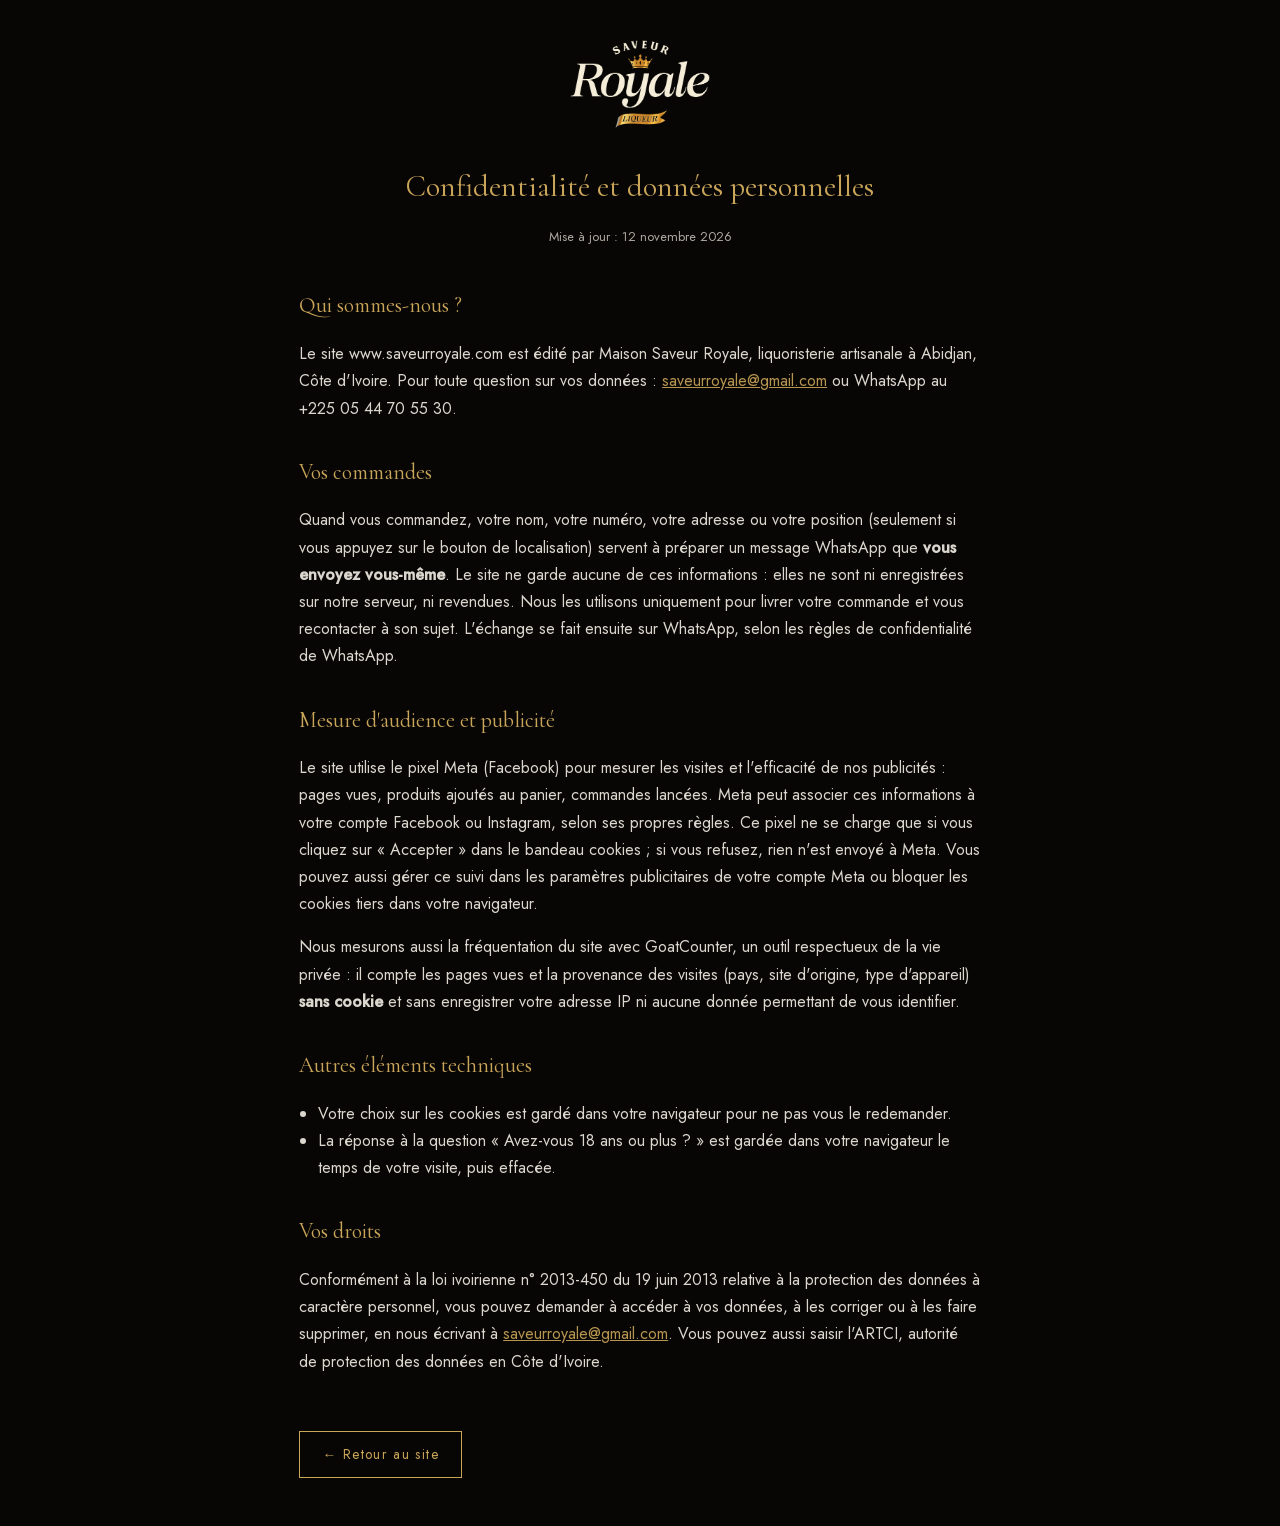
<file: confidentialite.html>
<!DOCTYPE html>
<html lang="fr">
<head>
<meta charset="UTF-8">
<meta name="viewport" content="width=device-width, initial-scale=1.0">
<title>Confidentialité et données personnelles - Saveur Royale</title>
<meta name="description" content="Comment Saveur Royale traite vos données personnelles sur www.saveurroyale.com.">
<link rel="canonical" href="https://www.saveurroyale.com/confidentialite.html">
<link rel="icon" type="image/png" href="img/icone-1.png">
<style>
/* latin-ext */
@font-face {
  font-family: 'Cormorant Garamond';
  font-style: italic;
  font-weight: 300;
  font-display: swap;
  src: url(fonts/CormorantGaramond-0365c557.woff2) format('woff2');
  unicode-range: U+0100-02BA, U+02BD-02C5, U+02C7-02CC, U+02CE-02D7, U+02DD-02FF, U+0304, U+0308, U+0329, U+1D00-1DBF, U+1E00-1E9F, U+1EF2-1EFF, U+2020, U+20A0-20AB, U+20AD-20C4, U+2113, U+2C60-2C7F, U+A720-A7FF;
}
/* latin */
@font-face {
  font-family: 'Cormorant Garamond';
  font-style: italic;
  font-weight: 300;
  font-display: swap;
  src: url(fonts/CormorantGaramond-fe99e303.woff2) format('woff2');
  unicode-range: U+0000-00FF, U+0131, U+0152-0153, U+02BB-02BC, U+02C6, U+02DA, U+02DC, U+0304, U+0308, U+0329, U+2000-206F, U+20AC, U+2122, U+2191, U+2193, U+2212, U+2215, U+FEFF, U+FFFD;
}
/* latin-ext */
@font-face {
  font-family: 'Cormorant Garamond';
  font-style: italic;
  font-weight: 400;
  font-display: swap;
  src: url(fonts/CormorantGaramond-0365c557.woff2) format('woff2');
  unicode-range: U+0100-02BA, U+02BD-02C5, U+02C7-02CC, U+02CE-02D7, U+02DD-02FF, U+0304, U+0308, U+0329, U+1D00-1DBF, U+1E00-1E9F, U+1EF2-1EFF, U+2020, U+20A0-20AB, U+20AD-20C4, U+2113, U+2C60-2C7F, U+A720-A7FF;
}
/* latin */
@font-face {
  font-family: 'Cormorant Garamond';
  font-style: italic;
  font-weight: 400;
  font-display: swap;
  src: url(fonts/CormorantGaramond-fe99e303.woff2) format('woff2');
  unicode-range: U+0000-00FF, U+0131, U+0152-0153, U+02BB-02BC, U+02C6, U+02DA, U+02DC, U+0304, U+0308, U+0329, U+2000-206F, U+20AC, U+2122, U+2191, U+2193, U+2212, U+2215, U+FEFF, U+FFFD;
}
/* latin-ext */
@font-face {
  font-family: 'Cormorant Garamond';
  font-style: normal;
  font-weight: 300;
  font-display: swap;
  src: url(fonts/CormorantGaramond-21114939.woff2) format('woff2');
  unicode-range: U+0100-02BA, U+02BD-02C5, U+02C7-02CC, U+02CE-02D7, U+02DD-02FF, U+0304, U+0308, U+0329, U+1D00-1DBF, U+1E00-1E9F, U+1EF2-1EFF, U+2020, U+20A0-20AB, U+20AD-20C4, U+2113, U+2C60-2C7F, U+A720-A7FF;
}
/* latin */
@font-face {
  font-family: 'Cormorant Garamond';
  font-style: normal;
  font-weight: 300;
  font-display: swap;
  src: url(fonts/CormorantGaramond-e99b45a2.woff2) format('woff2');
  unicode-range: U+0000-00FF, U+0131, U+0152-0153, U+02BB-02BC, U+02C6, U+02DA, U+02DC, U+0304, U+0308, U+0329, U+2000-206F, U+20AC, U+2122, U+2191, U+2193, U+2212, U+2215, U+FEFF, U+FFFD;
}
/* latin-ext */
@font-face {
  font-family: 'Cormorant Garamond';
  font-style: normal;
  font-weight: 400;
  font-display: swap;
  src: url(fonts/CormorantGaramond-21114939.woff2) format('woff2');
  unicode-range: U+0100-02BA, U+02BD-02C5, U+02C7-02CC, U+02CE-02D7, U+02DD-02FF, U+0304, U+0308, U+0329, U+1D00-1DBF, U+1E00-1E9F, U+1EF2-1EFF, U+2020, U+20A0-20AB, U+20AD-20C4, U+2113, U+2C60-2C7F, U+A720-A7FF;
}
/* latin */
@font-face {
  font-family: 'Cormorant Garamond';
  font-style: normal;
  font-weight: 400;
  font-display: swap;
  src: url(fonts/CormorantGaramond-e99b45a2.woff2) format('woff2');
  unicode-range: U+0000-00FF, U+0131, U+0152-0153, U+02BB-02BC, U+02C6, U+02DA, U+02DC, U+0304, U+0308, U+0329, U+2000-206F, U+20AC, U+2122, U+2191, U+2193, U+2212, U+2215, U+FEFF, U+FFFD;
}
/* latin-ext */
@font-face {
  font-family: 'Cormorant Garamond';
  font-style: normal;
  font-weight: 600;
  font-display: swap;
  src: url(fonts/CormorantGaramond-21114939.woff2) format('woff2');
  unicode-range: U+0100-02BA, U+02BD-02C5, U+02C7-02CC, U+02CE-02D7, U+02DD-02FF, U+0304, U+0308, U+0329, U+1D00-1DBF, U+1E00-1E9F, U+1EF2-1EFF, U+2020, U+20A0-20AB, U+20AD-20C4, U+2113, U+2C60-2C7F, U+A720-A7FF;
}
/* latin */
@font-face {
  font-family: 'Cormorant Garamond';
  font-style: normal;
  font-weight: 600;
  font-display: swap;
  src: url(fonts/CormorantGaramond-e99b45a2.woff2) format('woff2');
  unicode-range: U+0000-00FF, U+0131, U+0152-0153, U+02BB-02BC, U+02C6, U+02DA, U+02DC, U+0304, U+0308, U+0329, U+2000-206F, U+20AC, U+2122, U+2191, U+2193, U+2212, U+2215, U+FEFF, U+FFFD;
}
/* latin-ext */
@font-face {
  font-family: 'Jost';
  font-style: normal;
  font-weight: 300;
  font-display: swap;
  src: url(fonts/Jost-920dcbe8.woff2) format('woff2');
  unicode-range: U+0100-02BA, U+02BD-02C5, U+02C7-02CC, U+02CE-02D7, U+02DD-02FF, U+0304, U+0308, U+0329, U+1D00-1DBF, U+1E00-1E9F, U+1EF2-1EFF, U+2020, U+20A0-20AB, U+20AD-20C4, U+2113, U+2C60-2C7F, U+A720-A7FF;
}
/* latin */
@font-face {
  font-family: 'Jost';
  font-style: normal;
  font-weight: 300;
  font-display: swap;
  src: url(fonts/Jost-0428ef9c.woff2) format('woff2');
  unicode-range: U+0000-00FF, U+0131, U+0152-0153, U+02BB-02BC, U+02C6, U+02DA, U+02DC, U+0304, U+0308, U+0329, U+2000-206F, U+20AC, U+2122, U+2191, U+2193, U+2212, U+2215, U+FEFF, U+FFFD;
}
/* latin-ext */
@font-face {
  font-family: 'Jost';
  font-style: normal;
  font-weight: 400;
  font-display: swap;
  src: url(fonts/Jost-920dcbe8.woff2) format('woff2');
  unicode-range: U+0100-02BA, U+02BD-02C5, U+02C7-02CC, U+02CE-02D7, U+02DD-02FF, U+0304, U+0308, U+0329, U+1D00-1DBF, U+1E00-1E9F, U+1EF2-1EFF, U+2020, U+20A0-20AB, U+20AD-20C4, U+2113, U+2C60-2C7F, U+A720-A7FF;
}
/* latin */
@font-face {
  font-family: 'Jost';
  font-style: normal;
  font-weight: 400;
  font-display: swap;
  src: url(fonts/Jost-0428ef9c.woff2) format('woff2');
  unicode-range: U+0000-00FF, U+0131, U+0152-0153, U+02BB-02BC, U+02C6, U+02DA, U+02DC, U+0304, U+0308, U+0329, U+2000-206F, U+20AC, U+2122, U+2191, U+2193, U+2212, U+2215, U+FEFF, U+FFFD;
}
/* latin-ext */
@font-face {
  font-family: 'Jost';
  font-style: normal;
  font-weight: 500;
  font-display: swap;
  src: url(fonts/Jost-920dcbe8.woff2) format('woff2');
  unicode-range: U+0100-02BA, U+02BD-02C5, U+02C7-02CC, U+02CE-02D7, U+02DD-02FF, U+0304, U+0308, U+0329, U+1D00-1DBF, U+1E00-1E9F, U+1EF2-1EFF, U+2020, U+20A0-20AB, U+20AD-20C4, U+2113, U+2C60-2C7F, U+A720-A7FF;
}
/* latin */
@font-face {
  font-family: 'Jost';
  font-style: normal;
  font-weight: 500;
  font-display: swap;
  src: url(fonts/Jost-0428ef9c.woff2) format('woff2');
  unicode-range: U+0000-00FF, U+0131, U+0152-0153, U+02BB-02BC, U+02C6, U+02DA, U+02DC, U+0304, U+0308, U+0329, U+2000-206F, U+20AC, U+2122, U+2191, U+2193, U+2212, U+2215, U+FEFF, U+FFFD;
}
:root{--noir:#080604;--or:#C9A55A;--texte:#F2EDE4;}
*{box-sizing:border-box;}
body{margin:0;background:var(--noir);color:var(--texte);font-family:'Jost',Helvetica,Arial,sans-serif;font-size:16px;line-height:1.7;}
main{max-width:720px;margin:0 auto;padding:2.5rem 1.2rem 3rem;}
.logo{display:block;width:140px;margin:0 auto 2rem;}
h1{font-family:'Cormorant Garamond',Georgia,serif;font-weight:400;font-size:1.9rem;color:var(--or);text-align:center;margin:0 0 0.5rem;}
.maj{text-align:center;font-size:0.8rem;opacity:0.7;margin-bottom:2.5rem;}
h2{font-family:'Cormorant Garamond',Georgia,serif;font-weight:400;font-size:1.35rem;color:var(--or);margin:2rem 0 0.6rem;}
p,li{opacity:0.9;}
ul{padding-left:1.2rem;}
a{color:var(--or);}
.retour{display:inline-block;margin-top:2.5rem;border:1px solid var(--or);padding:0.7rem 1.4rem;text-decoration:none;letter-spacing:0.1em;font-size:0.85rem;}
</style>
</head>
<body>
<main>
<a href="/"><img src="img/logo.png" alt="Saveur Royale" class="logo"></a>
<h1>Confidentialité et données personnelles</h1>
<p class="maj">Mise à jour : 12 novembre 2026</p>

<h2>Qui sommes-nous ?</h2>
<p>Le site www.saveurroyale.com est édité par Maison Saveur Royale, liquoristerie artisanale à Abidjan, Côte d'Ivoire. Pour toute question sur vos données : <a href="mailto:saveurroyale@gmail.com">saveurroyale@gmail.com</a> ou WhatsApp au +225 05 44 70 55 30.</p>

<h2>Vos commandes</h2>
<p>Quand vous commandez, votre nom, votre numéro, votre adresse ou votre position (seulement si vous appuyez sur le bouton de localisation) servent à préparer un message WhatsApp que <strong>vous envoyez vous-même</strong>. Le site ne garde aucune de ces informations : elles ne sont ni enregistrées sur notre serveur, ni revendues. Nous les utilisons uniquement pour livrer votre commande et vous recontacter à son sujet. L'échange se fait ensuite sur WhatsApp, selon les règles de confidentialité de WhatsApp.</p>

<h2>Mesure d'audience et publicité</h2>
<p>Le site utilise le pixel Meta (Facebook) pour mesurer les visites et l'efficacité de nos publicités : pages vues, produits ajoutés au panier, commandes lancées. Meta peut associer ces informations à votre compte Facebook ou Instagram, selon ses propres règles. Ce pixel ne se charge que si vous cliquez sur « Accepter » dans le bandeau cookies ; si vous refusez, rien n'est envoyé à Meta. Vous pouvez aussi gérer ce suivi dans les paramètres publicitaires de votre compte Meta ou bloquer les cookies tiers dans votre navigateur.</p>

<p>Nous mesurons aussi la fréquentation du site avec GoatCounter, un outil respectueux de la vie privée : il compte les pages vues et la provenance des visites (pays, site d'origine, type d'appareil) <strong>sans cookie</strong> et sans enregistrer votre adresse IP ni aucune donnée permettant de vous identifier.</p>

<h2>Autres éléments techniques</h2>
<ul>
<li>Votre choix sur les cookies est gardé dans votre navigateur pour ne pas vous le redemander.</li>
<li>La réponse à la question « Avez-vous 18 ans ou plus ? » est gardée dans votre navigateur le temps de votre visite, puis effacée.</li>
</ul>

<h2>Vos droits</h2>
<p>Conformément à la loi ivoirienne n° 2013-450 du 19 juin 2013 relative à la protection des données à caractère personnel, vous pouvez demander à accéder à vos données, à les corriger ou à les faire supprimer, en nous écrivant à <a href="mailto:saveurroyale@gmail.com">saveurroyale@gmail.com</a>. Vous pouvez aussi saisir l'ARTCI, autorité de protection des données en Côte d'Ivoire.</p>

<a href="/" class="retour">← Retour au site</a>
</main>
<script data-goatcounter="https://saveurroyale.goatcounter.com/count" async src="https://gc.zgo.at/count.js"></script>
</body>
</html>
</file>
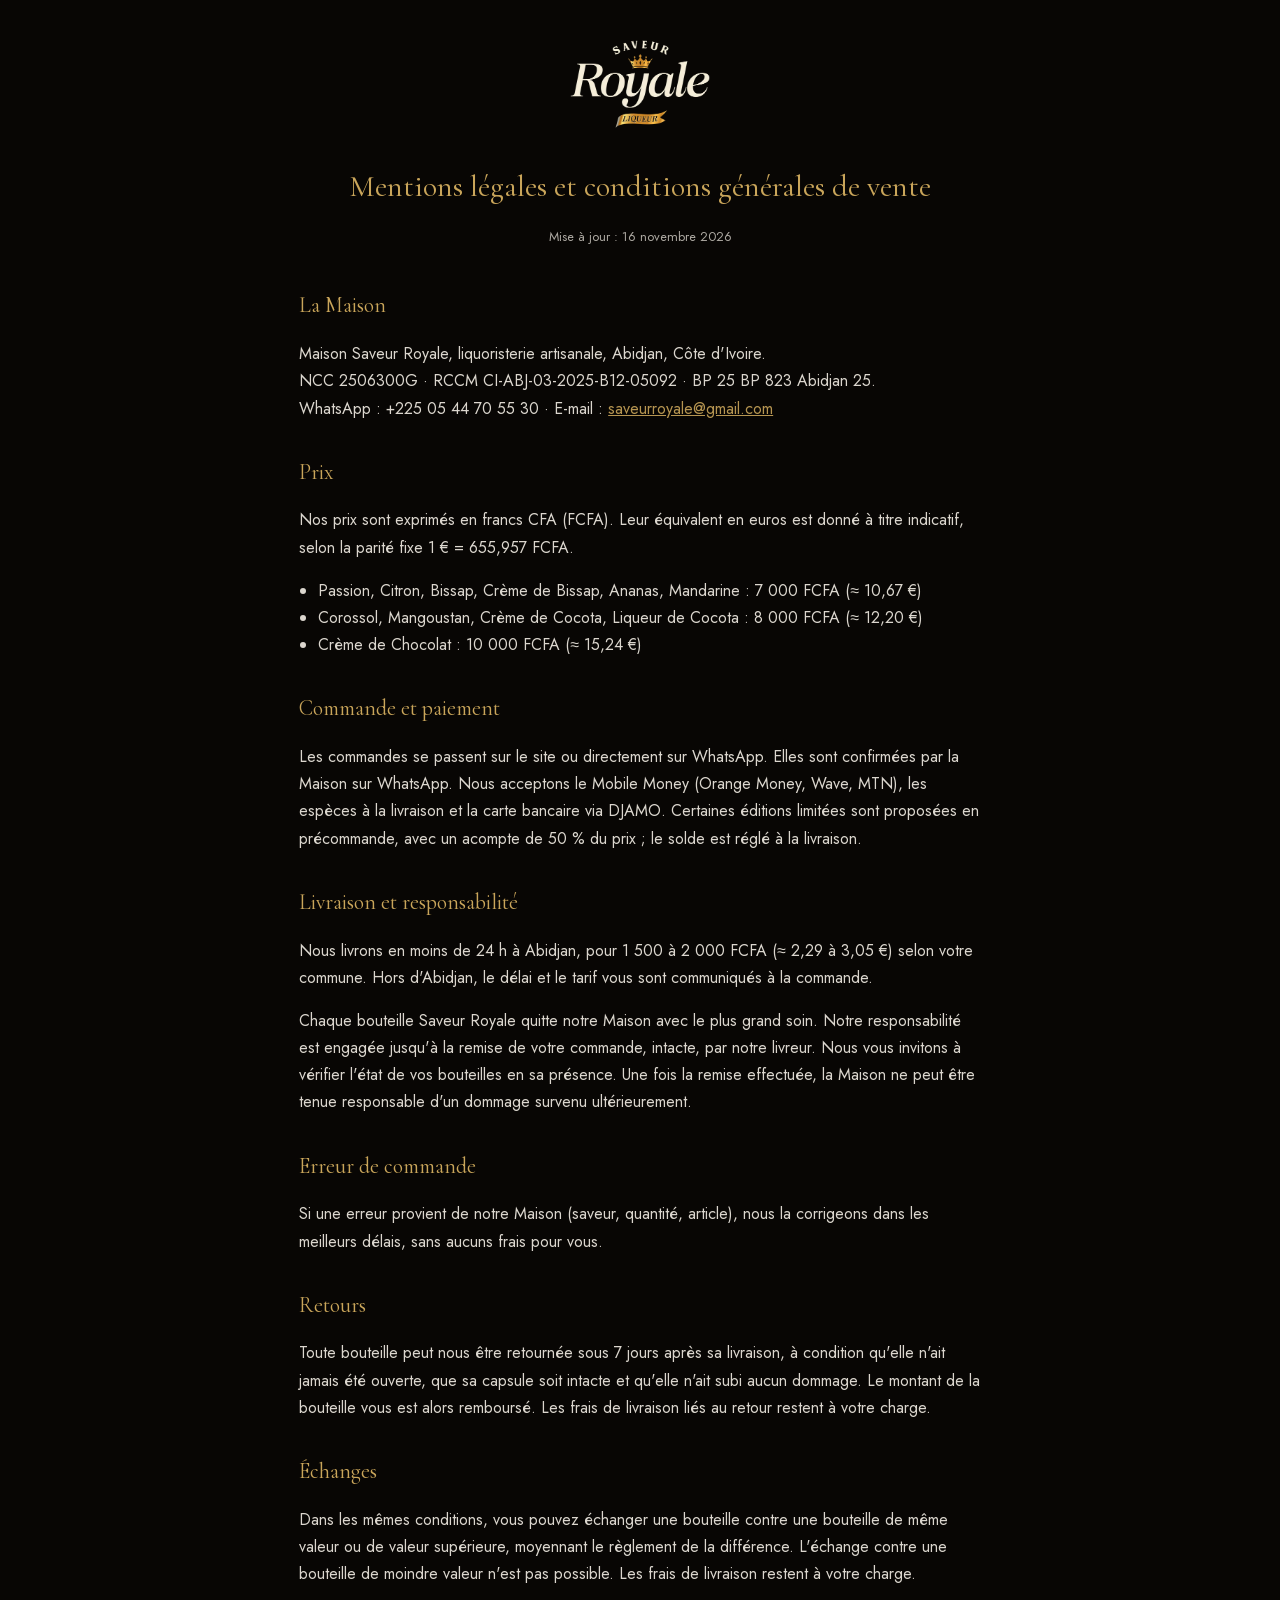
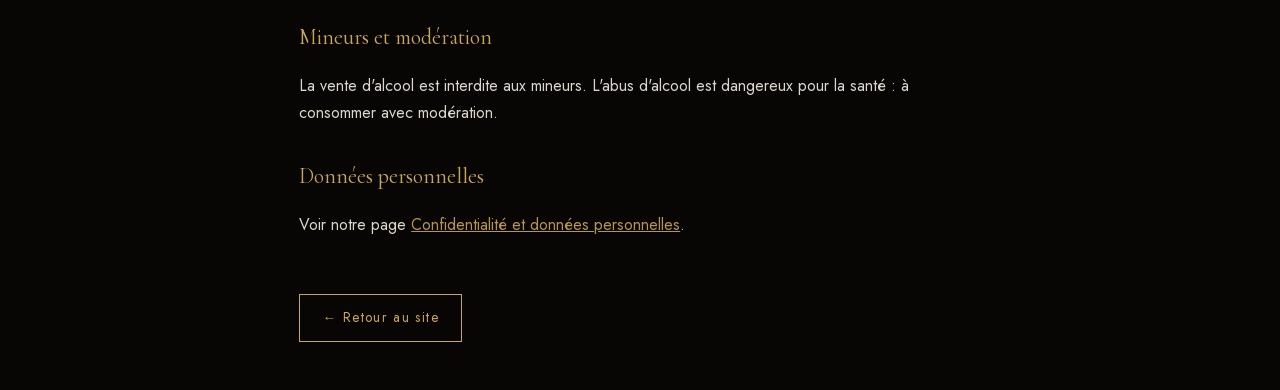
<file: mentions-legales.html>
<!DOCTYPE html>
<html lang="fr">
<head>
<meta charset="UTF-8">
<meta name="viewport" content="width=device-width, initial-scale=1.0">
<title>Mentions légales et CGV - Saveur Royale</title>
<meta name="description" content="Mentions légales et conditions générales de vente de la Maison Saveur Royale : prix, livraison, retours et échanges.">
<link rel="canonical" href="https://www.saveurroyale.com/mentions-legales.html">
<link rel="icon" type="image/png" href="img/icone-1.png">
<style>
/* latin-ext */
@font-face {
  font-family: 'Cormorant Garamond';
  font-style: italic;
  font-weight: 300;
  font-display: swap;
  src: url(fonts/CormorantGaramond-0365c557.woff2) format('woff2');
  unicode-range: U+0100-02BA, U+02BD-02C5, U+02C7-02CC, U+02CE-02D7, U+02DD-02FF, U+0304, U+0308, U+0329, U+1D00-1DBF, U+1E00-1E9F, U+1EF2-1EFF, U+2020, U+20A0-20AB, U+20AD-20C4, U+2113, U+2C60-2C7F, U+A720-A7FF;
}
/* latin */
@font-face {
  font-family: 'Cormorant Garamond';
  font-style: italic;
  font-weight: 300;
  font-display: swap;
  src: url(fonts/CormorantGaramond-fe99e303.woff2) format('woff2');
  unicode-range: U+0000-00FF, U+0131, U+0152-0153, U+02BB-02BC, U+02C6, U+02DA, U+02DC, U+0304, U+0308, U+0329, U+2000-206F, U+20AC, U+2122, U+2191, U+2193, U+2212, U+2215, U+FEFF, U+FFFD;
}
/* latin-ext */
@font-face {
  font-family: 'Cormorant Garamond';
  font-style: italic;
  font-weight: 400;
  font-display: swap;
  src: url(fonts/CormorantGaramond-0365c557.woff2) format('woff2');
  unicode-range: U+0100-02BA, U+02BD-02C5, U+02C7-02CC, U+02CE-02D7, U+02DD-02FF, U+0304, U+0308, U+0329, U+1D00-1DBF, U+1E00-1E9F, U+1EF2-1EFF, U+2020, U+20A0-20AB, U+20AD-20C4, U+2113, U+2C60-2C7F, U+A720-A7FF;
}
/* latin */
@font-face {
  font-family: 'Cormorant Garamond';
  font-style: italic;
  font-weight: 400;
  font-display: swap;
  src: url(fonts/CormorantGaramond-fe99e303.woff2) format('woff2');
  unicode-range: U+0000-00FF, U+0131, U+0152-0153, U+02BB-02BC, U+02C6, U+02DA, U+02DC, U+0304, U+0308, U+0329, U+2000-206F, U+20AC, U+2122, U+2191, U+2193, U+2212, U+2215, U+FEFF, U+FFFD;
}
/* latin-ext */
@font-face {
  font-family: 'Cormorant Garamond';
  font-style: normal;
  font-weight: 300;
  font-display: swap;
  src: url(fonts/CormorantGaramond-21114939.woff2) format('woff2');
  unicode-range: U+0100-02BA, U+02BD-02C5, U+02C7-02CC, U+02CE-02D7, U+02DD-02FF, U+0304, U+0308, U+0329, U+1D00-1DBF, U+1E00-1E9F, U+1EF2-1EFF, U+2020, U+20A0-20AB, U+20AD-20C4, U+2113, U+2C60-2C7F, U+A720-A7FF;
}
/* latin */
@font-face {
  font-family: 'Cormorant Garamond';
  font-style: normal;
  font-weight: 300;
  font-display: swap;
  src: url(fonts/CormorantGaramond-e99b45a2.woff2) format('woff2');
  unicode-range: U+0000-00FF, U+0131, U+0152-0153, U+02BB-02BC, U+02C6, U+02DA, U+02DC, U+0304, U+0308, U+0329, U+2000-206F, U+20AC, U+2122, U+2191, U+2193, U+2212, U+2215, U+FEFF, U+FFFD;
}
/* latin-ext */
@font-face {
  font-family: 'Cormorant Garamond';
  font-style: normal;
  font-weight: 400;
  font-display: swap;
  src: url(fonts/CormorantGaramond-21114939.woff2) format('woff2');
  unicode-range: U+0100-02BA, U+02BD-02C5, U+02C7-02CC, U+02CE-02D7, U+02DD-02FF, U+0304, U+0308, U+0329, U+1D00-1DBF, U+1E00-1E9F, U+1EF2-1EFF, U+2020, U+20A0-20AB, U+20AD-20C4, U+2113, U+2C60-2C7F, U+A720-A7FF;
}
/* latin */
@font-face {
  font-family: 'Cormorant Garamond';
  font-style: normal;
  font-weight: 400;
  font-display: swap;
  src: url(fonts/CormorantGaramond-e99b45a2.woff2) format('woff2');
  unicode-range: U+0000-00FF, U+0131, U+0152-0153, U+02BB-02BC, U+02C6, U+02DA, U+02DC, U+0304, U+0308, U+0329, U+2000-206F, U+20AC, U+2122, U+2191, U+2193, U+2212, U+2215, U+FEFF, U+FFFD;
}
/* latin-ext */
@font-face {
  font-family: 'Cormorant Garamond';
  font-style: normal;
  font-weight: 600;
  font-display: swap;
  src: url(fonts/CormorantGaramond-21114939.woff2) format('woff2');
  unicode-range: U+0100-02BA, U+02BD-02C5, U+02C7-02CC, U+02CE-02D7, U+02DD-02FF, U+0304, U+0308, U+0329, U+1D00-1DBF, U+1E00-1E9F, U+1EF2-1EFF, U+2020, U+20A0-20AB, U+20AD-20C4, U+2113, U+2C60-2C7F, U+A720-A7FF;
}
/* latin */
@font-face {
  font-family: 'Cormorant Garamond';
  font-style: normal;
  font-weight: 600;
  font-display: swap;
  src: url(fonts/CormorantGaramond-e99b45a2.woff2) format('woff2');
  unicode-range: U+0000-00FF, U+0131, U+0152-0153, U+02BB-02BC, U+02C6, U+02DA, U+02DC, U+0304, U+0308, U+0329, U+2000-206F, U+20AC, U+2122, U+2191, U+2193, U+2212, U+2215, U+FEFF, U+FFFD;
}
/* latin-ext */
@font-face {
  font-family: 'Jost';
  font-style: normal;
  font-weight: 300;
  font-display: swap;
  src: url(fonts/Jost-920dcbe8.woff2) format('woff2');
  unicode-range: U+0100-02BA, U+02BD-02C5, U+02C7-02CC, U+02CE-02D7, U+02DD-02FF, U+0304, U+0308, U+0329, U+1D00-1DBF, U+1E00-1E9F, U+1EF2-1EFF, U+2020, U+20A0-20AB, U+20AD-20C4, U+2113, U+2C60-2C7F, U+A720-A7FF;
}
/* latin */
@font-face {
  font-family: 'Jost';
  font-style: normal;
  font-weight: 300;
  font-display: swap;
  src: url(fonts/Jost-0428ef9c.woff2) format('woff2');
  unicode-range: U+0000-00FF, U+0131, U+0152-0153, U+02BB-02BC, U+02C6, U+02DA, U+02DC, U+0304, U+0308, U+0329, U+2000-206F, U+20AC, U+2122, U+2191, U+2193, U+2212, U+2215, U+FEFF, U+FFFD;
}
/* latin-ext */
@font-face {
  font-family: 'Jost';
  font-style: normal;
  font-weight: 400;
  font-display: swap;
  src: url(fonts/Jost-920dcbe8.woff2) format('woff2');
  unicode-range: U+0100-02BA, U+02BD-02C5, U+02C7-02CC, U+02CE-02D7, U+02DD-02FF, U+0304, U+0308, U+0329, U+1D00-1DBF, U+1E00-1E9F, U+1EF2-1EFF, U+2020, U+20A0-20AB, U+20AD-20C4, U+2113, U+2C60-2C7F, U+A720-A7FF;
}
/* latin */
@font-face {
  font-family: 'Jost';
  font-style: normal;
  font-weight: 400;
  font-display: swap;
  src: url(fonts/Jost-0428ef9c.woff2) format('woff2');
  unicode-range: U+0000-00FF, U+0131, U+0152-0153, U+02BB-02BC, U+02C6, U+02DA, U+02DC, U+0304, U+0308, U+0329, U+2000-206F, U+20AC, U+2122, U+2191, U+2193, U+2212, U+2215, U+FEFF, U+FFFD;
}
/* latin-ext */
@font-face {
  font-family: 'Jost';
  font-style: normal;
  font-weight: 500;
  font-display: swap;
  src: url(fonts/Jost-920dcbe8.woff2) format('woff2');
  unicode-range: U+0100-02BA, U+02BD-02C5, U+02C7-02CC, U+02CE-02D7, U+02DD-02FF, U+0304, U+0308, U+0329, U+1D00-1DBF, U+1E00-1E9F, U+1EF2-1EFF, U+2020, U+20A0-20AB, U+20AD-20C4, U+2113, U+2C60-2C7F, U+A720-A7FF;
}
/* latin */
@font-face {
  font-family: 'Jost';
  font-style: normal;
  font-weight: 500;
  font-display: swap;
  src: url(fonts/Jost-0428ef9c.woff2) format('woff2');
  unicode-range: U+0000-00FF, U+0131, U+0152-0153, U+02BB-02BC, U+02C6, U+02DA, U+02DC, U+0304, U+0308, U+0329, U+2000-206F, U+20AC, U+2122, U+2191, U+2193, U+2212, U+2215, U+FEFF, U+FFFD;
}
:root{--noir:#080604;--or:#C9A55A;--texte:#F2EDE4;}
*{box-sizing:border-box;}
body{margin:0;background:var(--noir);color:var(--texte);font-family:'Jost',Helvetica,Arial,sans-serif;font-size:16px;line-height:1.7;}
main{max-width:720px;margin:0 auto;padding:2.5rem 1.2rem 3rem;}
.logo{display:block;width:140px;margin:0 auto 2rem;}
h1{font-family:'Cormorant Garamond',Georgia,serif;font-weight:400;font-size:1.9rem;color:var(--or);text-align:center;margin:0 0 0.5rem;}
.maj{text-align:center;font-size:0.8rem;opacity:0.7;margin-bottom:2.5rem;}
h2{font-family:'Cormorant Garamond',Georgia,serif;font-weight:400;font-size:1.35rem;color:var(--or);margin:2rem 0 0.6rem;}
p,li{opacity:0.9;}
ul{padding-left:1.2rem;}
a{color:var(--or);}
.retour{display:inline-block;margin-top:2.5rem;border:1px solid var(--or);padding:0.7rem 1.4rem;text-decoration:none;letter-spacing:0.1em;font-size:0.85rem;}
</style>
</head>
<body>
<main>
<a href="/"><img src="img/logo.webp" alt="Saveur Royale" class="logo"></a>
<h1>Mentions légales et conditions générales de vente</h1>
<p class="maj">Mise à jour : 16 novembre 2026</p>

<h2>La Maison</h2>
<p>Maison Saveur Royale, liquoristerie artisanale, Abidjan, Côte d'Ivoire.<br>NCC 2506300G · RCCM CI-ABJ-03-2025-B12-05092 · BP 25 BP 823 Abidjan 25.<br>WhatsApp : +225 05 44 70 55 30 · E-mail : <a href="mailto:saveurroyale@gmail.com">saveurroyale@gmail.com</a></p>

<h2>Prix</h2>
<p>Nos prix sont exprimés en francs CFA (FCFA). Leur équivalent en euros est donné à titre indicatif, selon la parité fixe 1 € = 655,957 FCFA.</p>
<ul>
<li>Passion, Citron, Bissap, Crème de Bissap, Ananas, Mandarine : 7 000 FCFA (≈ 10,67 €)</li>
<li>Corossol, Mangoustan, Crème de Cocota, Liqueur de Cocota : 8 000 FCFA (≈ 12,20 €)</li>
<li>Crème de Chocolat : 10 000 FCFA (≈ 15,24 €)</li>
</ul>

<h2>Commande et paiement</h2>
<p>Les commandes se passent sur le site ou directement sur WhatsApp. Elles sont confirmées par la Maison sur WhatsApp. Nous acceptons le Mobile Money (Orange Money, Wave, MTN), les espèces à la livraison et la carte bancaire via DJAMO. Certaines éditions limitées sont proposées en précommande, avec un acompte de 50 % du prix ; le solde est réglé à la livraison.</p>

<h2>Livraison et responsabilité</h2>
<p>Nous livrons en moins de 24 h à Abidjan, pour 1 500 à 2 000 FCFA (≈ 2,29 à 3,05 €) selon votre commune. Hors d'Abidjan, le délai et le tarif vous sont communiqués à la commande.</p>
<p>Chaque bouteille Saveur Royale quitte notre Maison avec le plus grand soin. Notre responsabilité est engagée jusqu'à la remise de votre commande, intacte, par notre livreur. Nous vous invitons à vérifier l'état de vos bouteilles en sa présence. Une fois la remise effectuée, la Maison ne peut être tenue responsable d'un dommage survenu ultérieurement.</p>

<h2>Erreur de commande</h2>
<p>Si une erreur provient de notre Maison (saveur, quantité, article), nous la corrigeons dans les meilleurs délais, sans aucuns frais pour vous.</p>

<h2>Retours</h2>
<p>Toute bouteille peut nous être retournée sous 7 jours après sa livraison, à condition qu'elle n'ait jamais été ouverte, que sa capsule soit intacte et qu'elle n'ait subi aucun dommage. Le montant de la bouteille vous est alors remboursé. Les frais de livraison liés au retour restent à votre charge.</p>

<h2>Échanges</h2>
<p>Dans les mêmes conditions, vous pouvez échanger une bouteille contre une bouteille de même valeur ou de valeur supérieure, moyennant le règlement de la différence. L'échange contre une bouteille de moindre valeur n'est pas possible. Les frais de livraison restent à votre charge.</p>

<h2>Mineurs et modération</h2>
<p>La vente d'alcool est interdite aux mineurs. L'abus d'alcool est dangereux pour la santé : à consommer avec modération.</p>

<h2>Données personnelles</h2>
<p>Voir notre page <a href="confidentialite.html">Confidentialité et données personnelles</a>.</p>

<a href="/" class="retour">← Retour au site</a>
</main>
<script data-goatcounter="https://saveurroyale.goatcounter.com/count" async src="https://gc.zgo.at/count.js"></script>
</body>
</html>
</file>
